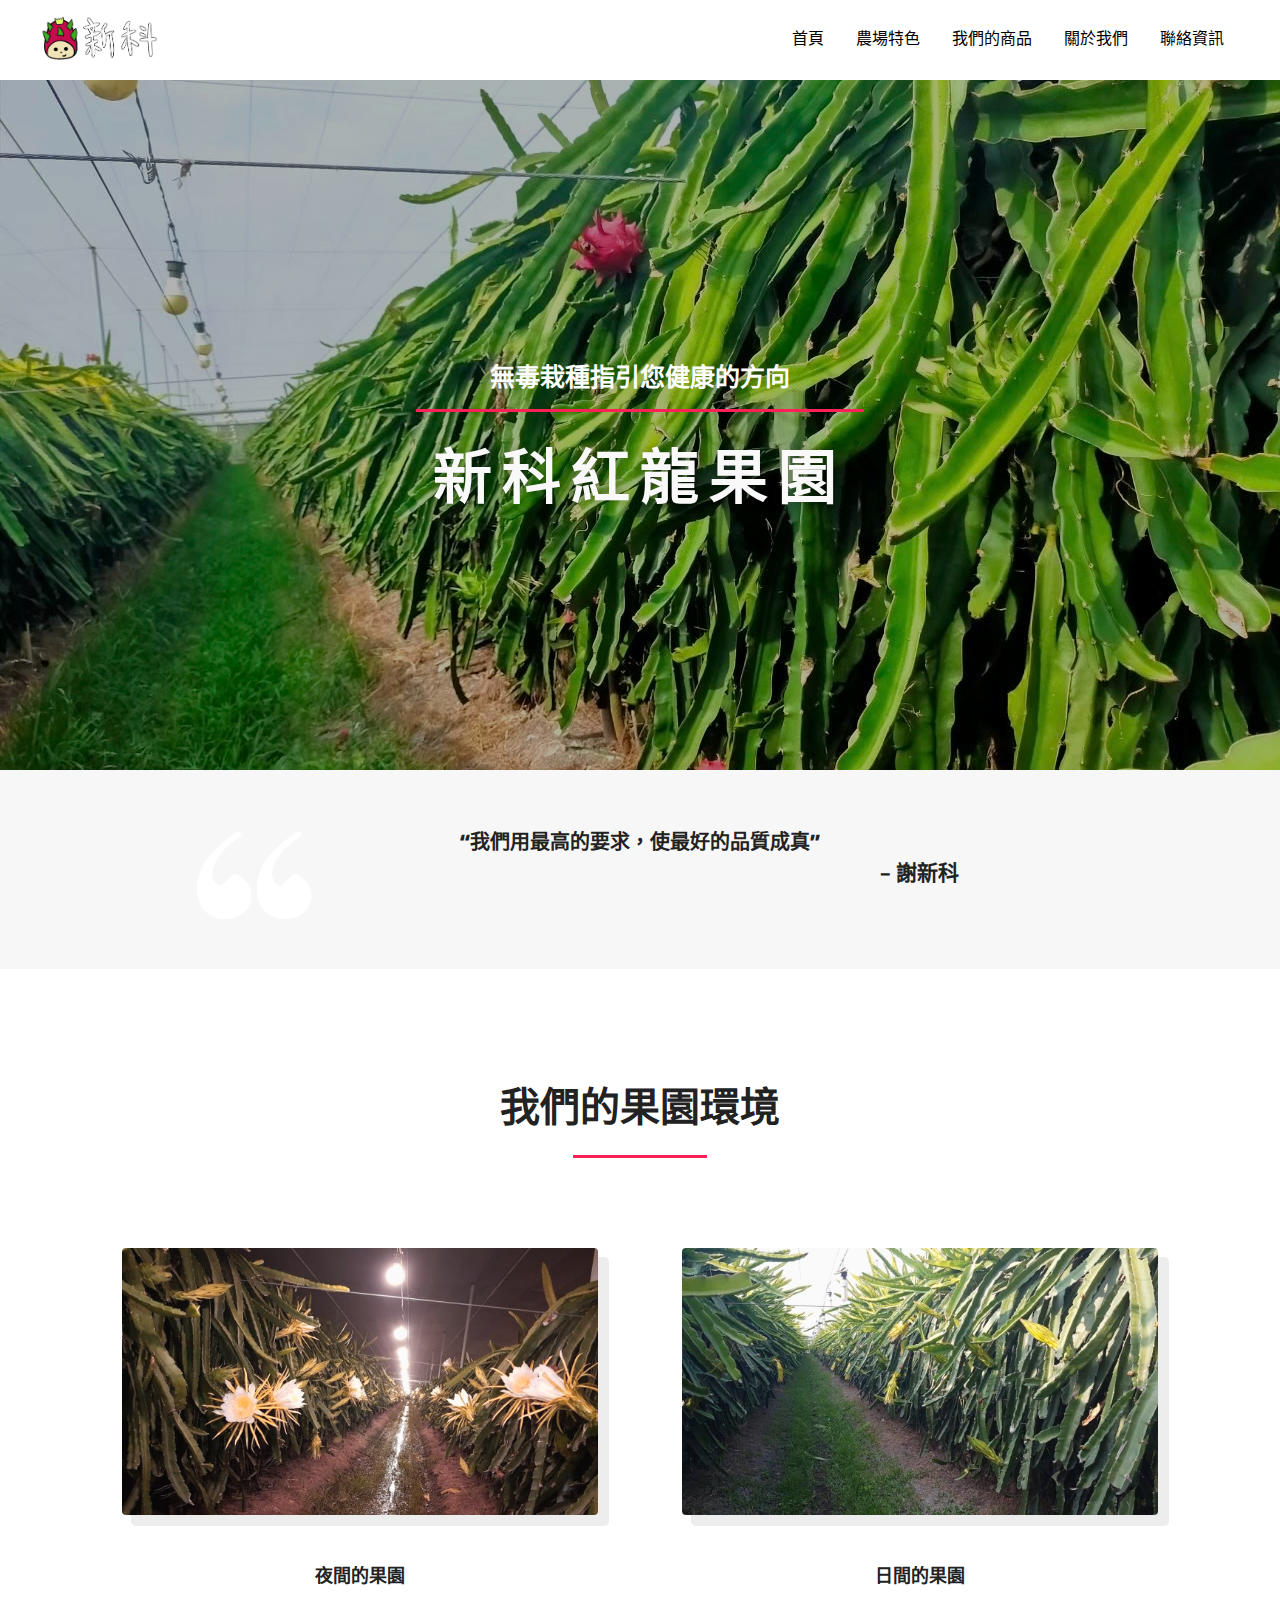
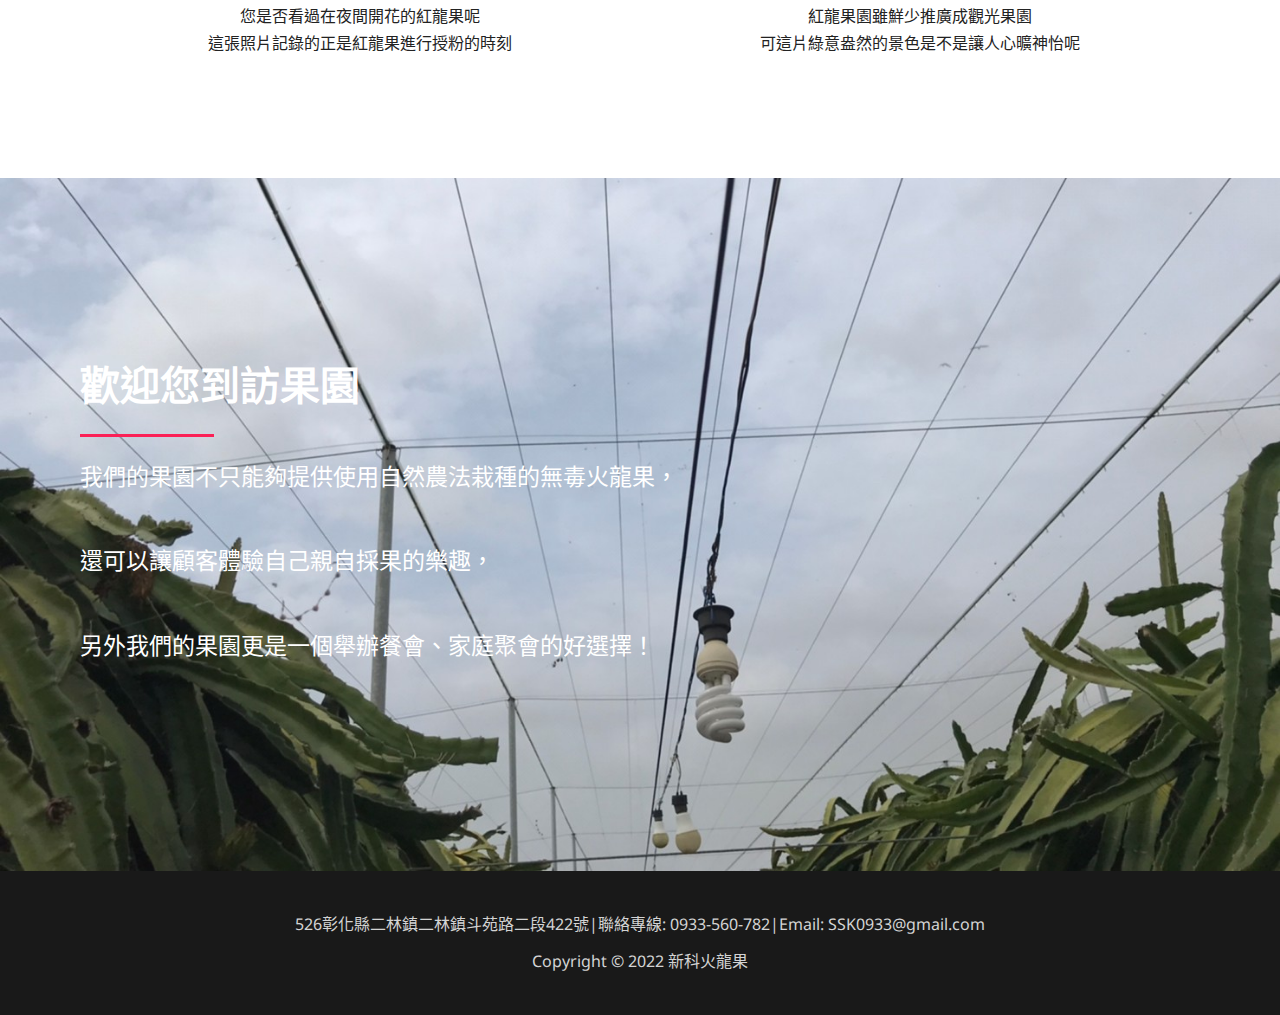
<file: page/index.html>
<!DOCTYPE html>
<html lang="zh-TW">

<head>
    <meta charset="UTF-8">
    <meta name="viewport" content="width=device-width, initial-scale=1">
    <link rel="profile" href="https://gmpg.org/xfn/11">
    <title>新科火龍果</title>
    <meta name='robots' content='max-image-preview:large' />
    <link rel='dns-prefetch' href='//fonts.googleapis.com' />
    <link rel='dns-prefetch' href='//s.w.org' />
    <script>
        window._wpemojiSettings = { "baseUrl": "https:\/\/s.w.org\/images\/core\/emoji\/13.1.0\/72x72\/", "ext": ".png", "svgUrl": "https:\/\/s.w.org\/images\/core\/emoji\/13.1.0\/svg\/", "svgExt": ".svg", "source": { "concatemoji": "http:\/\/localhost\/wp-includes\/js\/wp-emoji-release.min.js?ver=5.9.3" } };
        /*! This file is auto-generated */
        !function (e, a, t) { var n, r, o, i = a.createElement("canvas"), p = i.getContext && i.getContext("2d"); function s(e, t) { var a = String.fromCharCode; p.clearRect(0, 0, i.width, i.height), p.fillText(a.apply(this, e), 0, 0); e = i.toDataURL(); return p.clearRect(0, 0, i.width, i.height), p.fillText(a.apply(this, t), 0, 0), e === i.toDataURL() } function c(e) { var t = a.createElement("script"); t.src = e, t.defer = t.type = "text/javascript", a.getElementsByTagName("head")[0].appendChild(t) } for (o = Array("flag", "emoji"), t.supports = { everything: !0, everythingExceptFlag: !0 }, r = 0; r < o.length; r++)t.supports[o[r]] = function (e) { if (!p || !p.fillText) return !1; switch (p.textBaseline = "top", p.font = "600 32px Arial", e) { case "flag": return s([127987, 65039, 8205, 9895, 65039], [127987, 65039, 8203, 9895, 65039]) ? !1 : !s([55356, 56826, 55356, 56819], [55356, 56826, 8203, 55356, 56819]) && !s([55356, 57332, 56128, 56423, 56128, 56418, 56128, 56421, 56128, 56430, 56128, 56423, 56128, 56447], [55356, 57332, 8203, 56128, 56423, 8203, 56128, 56418, 8203, 56128, 56421, 8203, 56128, 56430, 8203, 56128, 56423, 8203, 56128, 56447]); case "emoji": return !s([10084, 65039, 8205, 55357, 56613], [10084, 65039, 8203, 55357, 56613]) }return !1 }(o[r]), t.supports.everything = t.supports.everything && t.supports[o[r]], "flag" !== o[r] && (t.supports.everythingExceptFlag = t.supports.everythingExceptFlag && t.supports[o[r]]); t.supports.everythingExceptFlag = t.supports.everythingExceptFlag && !t.supports.flag, t.DOMReady = !1, t.readyCallback = function () { t.DOMReady = !0 }, t.supports.everything || (n = function () { t.readyCallback() }, a.addEventListener ? (a.addEventListener("DOMContentLoaded", n, !1), e.addEventListener("load", n, !1)) : (e.attachEvent("onload", n), a.attachEvent("onreadystatechange", function () { "complete" === a.readyState && t.readyCallback() })), (n = t.source || {}).concatemoji ? c(n.concatemoji) : n.wpemoji && n.twemoji && (c(n.twemoji), c(n.wpemoji))) }(window, document, window._wpemojiSettings);
    </script>
    <style>
        img.wp-smiley,
        img.emoji {
            display: inline !important;
            border: none !important;
            box-shadow: none !important;
            height: 1em !important;
            width: 1em !important;
            margin: 0 0.07em !important;
            vertical-align: -0.1em !important;
            background: none !important;
            padding: 0 !important;
        }
    </style>
    <link rel='stylesheet' id='astra-theme-css-css' href='./../css/astra-assets-css-minified-frontend.min.css'
        media='all' />
    <style id='astra-theme-css-inline-css'>
        html {
            font-size: 100%;
        }

        a,
        .page-title {
            color: var(--ast-global-color-0);
        }

        a:hover,
        a:focus {
            color: var(--ast-global-color-1);
        }

        body,
        button,
        input,
        select,
        textarea,
        .ast-button,
        .ast-custom-button {
            font-family: 'Noto Sans', sans-serif;
            font-weight: 400;
            font-size: 16px;
            font-size: 1rem;
            line-height: 1.7;
        }

        blockquote {
            color: var(--ast-global-color-3);
        }

        h1,
        .entry-content h1,
        h2,
        .entry-content h2,
        h3,
        .entry-content h3,
        h4,
        .entry-content h4,
        h5,
        .entry-content h5,
        h6,
        .entry-content h6,
        .site-title,
        .site-title a {
            font-family: 'Montserrat', sans-serif;
            font-weight: 700;
        }

        .site-title {
            font-size: 22px;
            font-size: 1.375rem;
            display: none;
        }

        header .custom-logo-link img {
            max-width: 167px;
        }

        .astra-logo-svg {
            width: 167px;
        }

        .ast-archive-description .ast-archive-title {
            font-size: 40px;
            font-size: 2.5rem;
        }

        .site-header .site-description {
            font-size: 15px;
            font-size: 0.9375rem;
            display: none;
        }

        .entry-title {
            font-size: 30px;
            font-size: 1.875rem;
        }

        h1,
        .entry-content h1 {
            font-size: 64px;
            font-size: 4rem;
            font-family: 'Montserrat', sans-serif;
            text-transform: uppercase;
        }

        h2,
        .entry-content h2 {
            font-size: 40px;
            font-size: 2.5rem;
            font-family: 'Montserrat', sans-serif;
            line-height: 1.4;
            text-transform: uppercase;
        }

        h3,
        .entry-content h3 {
            font-size: 24px;
            font-size: 1.5rem;
            font-family: 'Montserrat', sans-serif;
        }

        h4,
        .entry-content h4 {
            font-size: 20px;
            font-size: 1.25rem;
            font-family: 'Montserrat', sans-serif;
        }

        h5,
        .entry-content h5 {
            font-size: 18px;
            font-size: 1.125rem;
            font-family: 'Montserrat', sans-serif;
        }

        h6,
        .entry-content h6 {
            font-size: 15px;
            font-size: 0.9375rem;
            font-family: 'Montserrat', sans-serif;
        }

        .ast-single-post .entry-title,
        .page-title {
            font-size: 30px;
            font-size: 1.875rem;
        }

        ::selection {
            background-color: var(--ast-global-color-0);
            color: #ffffff;
        }

        body,
        h1,
        .entry-title a,
        .entry-content h1,
        h2,
        .entry-content h2,
        h3,
        .entry-content h3,
        h4,
        .entry-content h4,
        h5,
        .entry-content h5,
        h6,
        .entry-content h6 {
            color: var(--ast-global-color-3);
        }

        .tagcloud a:hover,
        .tagcloud a:focus,
        .tagcloud a.current-item {
            color: #ffffff;
            border-color: var(--ast-global-color-0);
            background-color: var(--ast-global-color-0);
        }

        input:focus,
        input[type="text"]:focus,
        input[type="email"]:focus,
        input[type="url"]:focus,
        input[type="password"]:focus,
        input[type="reset"]:focus,
        input[type="search"]:focus,
        textarea:focus {
            border-color: var(--ast-global-color-0);
        }

        input[type="radio"]:checked,
        input[type=reset],
        input[type="checkbox"]:checked,
        input[type="checkbox"]:hover:checked,
        input[type="checkbox"]:focus:checked,
        input[type=range]::-webkit-slider-thumb {
            border-color: var(--ast-global-color-0);
            background-color: var(--ast-global-color-0);
            box-shadow: none;
        }

        .site-footer a:hover+.post-count,
        .site-footer a:focus+.post-count {
            background: var(--ast-global-color-0);
            border-color: var(--ast-global-color-0);
        }

        .single .nav-links .nav-previous,
        .single .nav-links .nav-next {
            color: var(--ast-global-color-0);
        }

        .entry-meta,
        .entry-meta * {
            line-height: 1.45;
            color: var(--ast-global-color-0);
        }

        .entry-meta a:hover,
        .entry-meta a:hover *,
        .entry-meta a:focus,
        .entry-meta a:focus *,
        .page-links>.page-link,
        .page-links .page-link:hover,
        .post-navigation a:hover {
            color: var(--ast-global-color-1);
        }

        #cat option,
        .secondary .calendar_wrap thead a,
        .secondary .calendar_wrap thead a:visited {
            color: var(--ast-global-color-0);
        }

        .secondary .calendar_wrap #today,
        .ast-progress-val span {
            background: var(--ast-global-color-0);
        }

        .secondary a:hover+.post-count,
        .secondary a:focus+.post-count {
            background: var(--ast-global-color-0);
            border-color: var(--ast-global-color-0);
        }

        .calendar_wrap #today>a {
            color: #ffffff;
        }

        .page-links .page-link,
        .single .post-navigation a {
            color: var(--ast-global-color-0);
        }

        .widget-title {
            font-size: 22px;
            font-size: 1.375rem;
            color: var(--ast-global-color-3);
        }

        .site-logo-img img {
            transition: all 0.2s linear;
        }

        .ast-page-builder-template .hentry {
            margin: 0;
        }

        .ast-page-builder-template .site-content>.ast-container {
            max-width: 100%;
            padding: 0;
        }

        .ast-page-builder-template .site-content #primary {
            padding: 0;
            margin: 0;
        }

        .ast-page-builder-template .no-results {
            text-align: center;
            margin: 4em auto;
        }

        .ast-page-builder-template .ast-pagination {
            padding: 2em;
        }

        .ast-page-builder-template .entry-header.ast-no-title.ast-no-thumbnail {
            margin-top: 0;
        }

        .ast-page-builder-template .entry-header.ast-header-without-markup {
            margin-top: 0;
            margin-bottom: 0;
        }

        .ast-page-builder-template .entry-header.ast-no-title.ast-no-meta {
            margin-bottom: 0;
        }

        .ast-page-builder-template.single .post-navigation {
            padding-bottom: 2em;
        }

        .ast-page-builder-template.single-post .site-content>.ast-container {
            max-width: 100%;
        }

        .ast-page-builder-template.single-post .site-content>.ast-container {
            max-width: 100%;
        }

        .ast-page-builder-template .entry-header {
            margin-top: 4em;
            margin-left: auto;
            margin-right: auto;
            padding-left: 20px;
            padding-right: 20px;
        }

        .ast-page-builder-template .ast-archive-description {
            margin-top: 4em;
            margin-left: auto;
            margin-right: auto;
            padding-left: 20px;
            padding-right: 20px;
        }

        .ast-page-builder-template.ast-no-sidebar .entry-content .alignwide {
            margin-left: 0;
            margin-right: 0;
        }

        .single.ast-page-builder-template .entry-header {
            padding-left: 20px;
            padding-right: 20px;
        }

        .ast-page-builder-template.ast-no-sidebar .entry-content .alignwide {
            margin-left: 0;
            margin-right: 0;
        }

        @media (max-width:921px) {
            #ast-desktop-header {
                display: none;
            }
        }

        @media (min-width:921px) {
            #ast-mobile-header {
                display: none;
            }
        }

        .wp-block-buttons.aligncenter {
            justify-content: center;
        }

        @media (max-width:782px) {
            .entry-content .wp-block-columns .wp-block-column {
                margin-left: 0px;
            }
        }

        @media (max-width:921px) {

            .ast-separate-container .ast-article-post,
            .ast-separate-container .ast-article-single {
                padding: 1.5em 2.14em;
            }

            .ast-separate-container #primary,
            .ast-separate-container #secondary {
                padding: 1.5em 0;
            }

            #primary,
            #secondary {
                padding: 1.5em 0;
                margin: 0;
            }

            .ast-left-sidebar #content>.ast-container {
                display: flex;
                flex-direction: column-reverse;
                width: 100%;
            }

            .ast-author-box img.avatar {
                margin: 20px 0 0 0;
            }
        }

        @media (min-width:922px) {

            .ast-separate-container.ast-right-sidebar #primary,
            .ast-separate-container.ast-left-sidebar #primary {
                border: 0;
            }

            .search-no-results.ast-separate-container #primary {
                margin-bottom: 4em;
            }
        }

        .elementor-button-wrapper .elementor-button {
            border-style: solid;
            text-decoration: none;
            border-top-width: 0;
            border-right-width: 0;
            border-left-width: 0;
            border-bottom-width: 0;
        }

        body .elementor-button.elementor-size-sm,
        body .elementor-button.elementor-size-xs,
        body .elementor-button.elementor-size-md,
        body .elementor-button.elementor-size-lg,
        body .elementor-button.elementor-size-xl,
        body .elementor-button {
            border-radius: 30px;
            padding-top: 17px;
            padding-right: 40px;
            padding-bottom: 17px;
            padding-left: 40px;
        }

        .elementor-button-wrapper .elementor-button {
            border-color: var(--ast-global-color-0);
            background-color: var(--ast-global-color-0);
        }

        .elementor-button-wrapper .elementor-button:hover,
        .elementor-button-wrapper .elementor-button:focus {
            color: #ffffff;
            background-color: var(--ast-global-color-1);
            border-color: var(--ast-global-color-1);
        }

        .wp-block-button .wp-block-button__link,
        .elementor-button-wrapper .elementor-button,
        .elementor-button-wrapper .elementor-button:visited {
            color: #ffffff;
        }

        .elementor-button-wrapper .elementor-button {
            font-family: inherit;
            font-weight: 700;
            line-height: 1;
            text-transform: uppercase;
        }

        body .elementor-button.elementor-size-sm,
        body .elementor-button.elementor-size-xs,
        body .elementor-button.elementor-size-md,
        body .elementor-button.elementor-size-lg,
        body .elementor-button.elementor-size-xl,
        body .elementor-button {
            font-size: 14px;
            font-size: 0.875rem;
        }

        .wp-block-button .wp-block-button__link:hover,
        .wp-block-button .wp-block-button__link:focus {
            color: #ffffff;
            background-color: var(--ast-global-color-1);
            border-color: var(--ast-global-color-1);
        }

        .elementor-widget-heading h2.elementor-heading-title {
            line-height: 1.4;
        }

        .wp-block-button .wp-block-button__link {
            border-style: solid;
            border-top-width: 0;
            border-right-width: 0;
            border-left-width: 0;
            border-bottom-width: 0;
            border-color: var(--ast-global-color-0);
            background-color: var(--ast-global-color-0);
            color: #ffffff;
            font-family: inherit;
            font-weight: 700;
            line-height: 1;
            text-transform: uppercase;
            font-size: 14px;
            font-size: 0.875rem;
            border-radius: 30px;
            padding-top: 17px;
            padding-right: 40px;
            padding-bottom: 17px;
            padding-left: 40px;
        }

        .menu-toggle,
        button,
        .ast-button,
        .ast-custom-button,
        .button,
        input#submit,
        input[type="button"],
        input[type="submit"],
        input[type="reset"] {
            border-style: solid;
            border-top-width: 0;
            border-right-width: 0;
            border-left-width: 0;
            border-bottom-width: 0;
            color: #ffffff;
            border-color: var(--ast-global-color-0);
            background-color: var(--ast-global-color-0);
            border-radius: 30px;
            padding-top: 17px;
            padding-right: 40px;
            padding-bottom: 17px;
            padding-left: 40px;
            font-family: inherit;
            font-weight: 700;
            font-size: 14px;
            font-size: 0.875rem;
            line-height: 1;
            text-transform: uppercase;
        }

        button:focus,
        .menu-toggle:hover,
        button:hover,
        .ast-button:hover,
        .ast-custom-button:hover .button:hover,
        .ast-custom-button:hover,
        input[type=reset]:hover,
        input[type=reset]:focus,
        input#submit:hover,
        input#submit:focus,
        input[type="button"]:hover,
        input[type="button"]:focus,
        input[type="submit"]:hover,
        input[type="submit"]:focus {
            color: #ffffff;
            background-color: var(--ast-global-color-1);
            border-color: var(--ast-global-color-1);
        }

        @media (min-width:544px) {
            .ast-container {
                max-width: 100%;
            }
        }

        @media (max-width:544px) {

            .ast-separate-container .ast-article-post,
            .ast-separate-container .ast-article-single,
            .ast-separate-container .comments-title,
            .ast-separate-container .ast-archive-description {
                padding: 1.5em 1em;
            }

            .ast-separate-container #content .ast-container {
                padding-left: 0.54em;
                padding-right: 0.54em;
            }

            .ast-separate-container .ast-comment-list li.depth-1 {
                padding: 1.5em 1em;
                margin-bottom: 1.5em;
            }

            .ast-separate-container .ast-comment-list .bypostauthor {
                padding: .5em;
            }

            .ast-search-menu-icon.ast-dropdown-active .search-field {
                width: 170px;
            }
        }

        @media (max-width:921px) {
            .ast-mobile-header-stack .main-header-bar .ast-search-menu-icon {
                display: inline-block;
            }

            .ast-header-break-point.ast-header-custom-item-outside .ast-mobile-header-stack .main-header-bar .ast-search-icon {
                margin: 0;
            }

            .ast-comment-avatar-wrap img {
                max-width: 2.5em;
            }

            .ast-separate-container .ast-comment-list li.depth-1 {
                padding: 1.5em 2.14em;
            }

            .ast-separate-container .comment-respond {
                padding: 2em 2.14em;
            }

            .ast-comment-meta {
                padding: 0 1.8888em 1.3333em;
            }
        }

        body,
        .ast-separate-container {
            background-color: var(--ast-global-color-4);
            ;
            background-image: none;
            ;
        }

        @media (max-width:921px) {
            .site-title {
                display: none;
            }

            .ast-archive-description .ast-archive-title {
                font-size: 40px;
            }

            .site-header .site-description {
                display: none;
            }

            .entry-title {
                font-size: 30px;
            }

            h1,
            .entry-content h1 {
                font-size: 44px;
            }

            h2,
            .entry-content h2 {
                font-size: 32px;
            }

            h3,
            .entry-content h3 {
                font-size: 20px;
            }

            .ast-single-post .entry-title,
            .page-title {
                font-size: 30px;
            }
        }

        @media (max-width:544px) {
            .widget-title {
                font-size: 21px;
                font-size: 1.4rem;
            }

            body,
            button,
            input,
            select,
            textarea,
            .ast-button,
            .ast-custom-button {
                font-size: 15px;
                font-size: 0.9375rem;
            }

            #secondary,
            #secondary button,
            #secondary input,
            #secondary select,
            #secondary textarea {
                font-size: 15px;
                font-size: 0.9375rem;
            }

            .site-title {
                font-size: 20px;
                font-size: 1.25rem;
                display: none;
            }

            .ast-archive-description .ast-archive-title {
                font-size: 40px;
            }

            .site-header .site-description {
                font-size: 14px;
                font-size: 0.875rem;
                display: none;
            }

            .entry-title {
                font-size: 30px;
            }

            h1,
            .entry-content h1 {
                font-size: 30px;
            }

            h2,
            .entry-content h2 {
                font-size: 24px;
            }

            h3,
            .entry-content h3 {
                font-size: 20px;
            }

            h4,
            .entry-content h4 {
                font-size: 19px;
                font-size: 1.1875rem;
            }

            h5,
            .entry-content h5 {
                font-size: 16px;
                font-size: 1rem;
            }

            h6,
            .entry-content h6 {
                font-size: 15px;
                font-size: 0.9375rem;
            }

            .ast-single-post .entry-title,
            .page-title {
                font-size: 30px;
            }

            header .custom-logo-link img,
            .ast-header-break-point .site-branding img,
            .ast-header-break-point .custom-logo-link img {
                max-width: 100px;
            }

            .astra-logo-svg {
                width: 100px;
            }

            .ast-header-break-point .site-logo-img .custom-mobile-logo-link img {
                max-width: 100px;
            }
        }

        @media (max-width:921px) {
            html {
                font-size: 91.2%;
            }
        }

        @media (max-width:544px) {
            html {
                font-size: 100%;
            }
        }

        @media (min-width:922px) {
            .ast-container {
                max-width: 1240px;
            }
        }

        @font-face {
            font-family: "Astra";
            src: url(./../fonts/astra.woff) format("woff"), url(./../fonts/astra.ttf) format("truetype"), url(http://localhost/wp-content/themes/astra/assets/fonts/astra.svg#astra) format("svg");
            font-weight: normal;
            font-style: normal;
            font-display: fallback;
        }

        @media (min-width:922px) {

            .main-header-menu .sub-menu .menu-item.ast-left-align-sub-menu:hover>.sub-menu,
            .main-header-menu .sub-menu .menu-item.ast-left-align-sub-menu.focus>.sub-menu {
                margin-left: -0px;
            }
        }

        .ast-theme-transparent-header [data-section="section-header-mobile-trigger"] .ast-button-wrap .ast-mobile-menu-trigger-fill,
        .ast-theme-transparent-header [data-section="section-header-mobile-trigger"] .ast-button-wrap .ast-mobile-menu-trigger-minimal {
            border: none;
        }

        .footer-widget-area[data-section^="section-fb-html-"] .ast-builder-html-element {
            text-align: center;
        }

        .astra-icon-down_arrow::after {
            content: "\e900";
            font-family: Astra;
        }

        .astra-icon-close::after {
            content: "\e5cd";
            font-family: Astra;
        }

        .astra-icon-drag_handle::after {
            content: "\e25d";
            font-family: Astra;
        }

        .astra-icon-format_align_justify::after {
            content: "\e235";
            font-family: Astra;
        }

        .astra-icon-menu::after {
            content: "\e5d2";
            font-family: Astra;
        }

        .astra-icon-reorder::after {
            content: "\e8fe";
            font-family: Astra;
        }

        .astra-icon-search::after {
            content: "\e8b6";
            font-family: Astra;
        }

        .astra-icon-zoom_in::after {
            content: "\e56b";
            font-family: Astra;
        }

        .astra-icon-check-circle::after {
            content: "\e901";
            font-family: Astra;
        }

        .astra-icon-shopping-cart::after {
            content: "\f07a";
            font-family: Astra;
        }

        .astra-icon-shopping-bag::after {
            content: "\f290";
            font-family: Astra;
        }

        .astra-icon-shopping-basket::after {
            content: "\f291";
            font-family: Astra;
        }

        .astra-icon-circle-o::after {
            content: "\e903";
            font-family: Astra;
        }

        .astra-icon-certificate::after {
            content: "\e902";
            font-family: Astra;
        }

        :root .has-ast-global-color-0-color {
            color: var(--ast-global-color-0);
        }

        :root .has-ast-global-color-0-background-color {
            background-color: var(--ast-global-color-0);
        }

        :root .wp-block-button .has-ast-global-color-0-color {
            color: var(--ast-global-color-0);
        }

        :root .wp-block-button .has-ast-global-color-0-background-color {
            background-color: var(--ast-global-color-0);
        }

        :root .has-ast-global-color-1-color {
            color: var(--ast-global-color-1);
        }

        :root .has-ast-global-color-1-background-color {
            background-color: var(--ast-global-color-1);
        }

        :root .wp-block-button .has-ast-global-color-1-color {
            color: var(--ast-global-color-1);
        }

        :root .wp-block-button .has-ast-global-color-1-background-color {
            background-color: var(--ast-global-color-1);
        }

        :root .has-ast-global-color-2-color {
            color: var(--ast-global-color-2);
        }

        :root .has-ast-global-color-2-background-color {
            background-color: var(--ast-global-color-2);
        }

        :root .wp-block-button .has-ast-global-color-2-color {
            color: var(--ast-global-color-2);
        }

        :root .wp-block-button .has-ast-global-color-2-background-color {
            background-color: var(--ast-global-color-2);
        }

        :root .has-ast-global-color-3-color {
            color: var(--ast-global-color-3);
        }

        :root .has-ast-global-color-3-background-color {
            background-color: var(--ast-global-color-3);
        }

        :root .wp-block-button .has-ast-global-color-3-color {
            color: var(--ast-global-color-3);
        }

        :root .wp-block-button .has-ast-global-color-3-background-color {
            background-color: var(--ast-global-color-3);
        }

        :root .has-ast-global-color-4-color {
            color: var(--ast-global-color-4);
        }

        :root .has-ast-global-color-4-background-color {
            background-color: var(--ast-global-color-4);
        }

        :root .wp-block-button .has-ast-global-color-4-color {
            color: var(--ast-global-color-4);
        }

        :root .wp-block-button .has-ast-global-color-4-background-color {
            background-color: var(--ast-global-color-4);
        }

        :root .has-ast-global-color-5-color {
            color: var(--ast-global-color-5);
        }

        :root .has-ast-global-color-5-background-color {
            background-color: var(--ast-global-color-5);
        }

        :root .wp-block-button .has-ast-global-color-5-color {
            color: var(--ast-global-color-5);
        }

        :root .wp-block-button .has-ast-global-color-5-background-color {
            background-color: var(--ast-global-color-5);
        }

        :root .has-ast-global-color-6-color {
            color: var(--ast-global-color-6);
        }

        :root .has-ast-global-color-6-background-color {
            background-color: var(--ast-global-color-6);
        }

        :root .wp-block-button .has-ast-global-color-6-color {
            color: var(--ast-global-color-6);
        }

        :root .wp-block-button .has-ast-global-color-6-background-color {
            background-color: var(--ast-global-color-6);
        }

        :root .has-ast-global-color-7-color {
            color: var(--ast-global-color-7);
        }

        :root .has-ast-global-color-7-background-color {
            background-color: var(--ast-global-color-7);
        }

        :root .wp-block-button .has-ast-global-color-7-color {
            color: var(--ast-global-color-7);
        }

        :root .wp-block-button .has-ast-global-color-7-background-color {
            background-color: var(--ast-global-color-7);
        }

        :root .has-ast-global-color-8-color {
            color: var(--ast-global-color-8);
        }

        :root .has-ast-global-color-8-background-color {
            background-color: var(--ast-global-color-8);
        }

        :root .wp-block-button .has-ast-global-color-8-color {
            color: var(--ast-global-color-8);
        }

        :root .wp-block-button .has-ast-global-color-8-background-color {
            background-color: var(--ast-global-color-8);
        }

        :root {
            --ast-global-color-0: #fb2056;
            --ast-global-color-1: #fb2056;
            --ast-global-color-2: #222222;
            --ast-global-color-3: #222222;
            --ast-global-color-4: #ffffff;
            --ast-global-color-5: #f7f7f7;
            --ast-global-color-6: #191919;
            --ast-global-color-7: #000000;
            --ast-global-color-8: #f7f7f7;
        }

        .ast-theme-transparent-header #masthead .site-logo-img .transparent-custom-logo .astra-logo-svg {
            width: 123px;
        }

        .ast-theme-transparent-header #masthead .site-logo-img .transparent-custom-logo img {
            max-width: 123px;
        }

        @media (max-width:921px) {
            .ast-theme-transparent-header #masthead .site-logo-img .transparent-custom-logo .astra-logo-svg {
                width: 120px;
            }

            .ast-theme-transparent-header #masthead .site-logo-img .transparent-custom-logo img {
                max-width: 120px;
            }
        }

        @media (max-width:543px) {
            .ast-theme-transparent-header #masthead .site-logo-img .transparent-custom-logo .astra-logo-svg {
                width: 100px;
            }

            .ast-theme-transparent-header #masthead .site-logo-img .transparent-custom-logo img {
                max-width: 100px;
            }
        }

        @media (min-width:921px) {
            .ast-theme-transparent-header #masthead {
                position: absolute;
                left: 0;
                right: 0;
            }

            .ast-theme-transparent-header .main-header-bar,
            .ast-theme-transparent-header.ast-header-break-point .main-header-bar {
                background: none;
            }

            body.elementor-editor-active.ast-theme-transparent-header #masthead,
            .fl-builder-edit .ast-theme-transparent-header #masthead,
            body.vc_editor.ast-theme-transparent-header #masthead,
            body.brz-ed.ast-theme-transparent-header #masthead {
                z-index: 0;
            }

            .ast-header-break-point.ast-replace-site-logo-transparent.ast-theme-transparent-header .custom-mobile-logo-link {
                display: none;
            }

            .ast-header-break-point.ast-replace-site-logo-transparent.ast-theme-transparent-header .transparent-custom-logo {
                display: inline-block;
            }

            .ast-theme-transparent-header .ast-above-header,
            .ast-theme-transparent-header .ast-above-header.ast-above-header-bar {
                background-image: none;
                background-color: transparent;
            }

            .ast-theme-transparent-header .ast-below-header {
                background-image: none;
                background-color: transparent;
            }
        }

        @media (min-width:922px) {

            .ast-theme-transparent-header .site-title a,
            .ast-theme-transparent-header .site-title a:focus,
            .ast-theme-transparent-header .site-title a:hover,
            .ast-theme-transparent-header .site-title a:visited {
                color: #ffffff;
            }

            .ast-theme-transparent-header .site-header .site-description {
                color: #ffffff;
            }

            .ast-theme-transparent-header .ast-builder-menu .main-header-menu,
            .ast-theme-transparent-header .ast-builder-menu .main-header-menu .sub-menu,
            .ast-theme-transparent-header .ast-builder-menu .main-header-menu,
            .ast-theme-transparent-header.ast-header-break-point .ast-builder-menu .main-header-bar-wrap .main-header-menu,
            .ast-flyout-menu-enable.ast-header-break-point.ast-theme-transparent-header .main-header-bar-navigation #site-navigation,
            .ast-fullscreen-menu-enable.ast-header-break-point.ast-theme-transparent-header .main-header-bar-navigation #site-navigation,
            .ast-flyout-above-menu-enable.ast-header-break-point.ast-theme-transparent-header .ast-above-header-navigation-wrap .ast-above-header-navigation,
            .ast-flyout-below-menu-enable.ast-header-break-point.ast-theme-transparent-header .ast-below-header-navigation-wrap .ast-below-header-actual-nav,
            .ast-fullscreen-above-menu-enable.ast-header-break-point.ast-theme-transparent-header .ast-above-header-navigation-wrap,
            .ast-fullscreen-below-menu-enable.ast-header-break-point.ast-theme-transparent-header .ast-below-header-navigation-wrap,
            .ast-theme-transparent-header .main-header-menu .menu-link {
                background-color: rgba(255, 255, 255, 0);
            }

            .ast-theme-transparent-header .ast-builder-menu .main-header-menu,
            .ast-theme-transparent-header .ast-builder-menu .main-header-menu .menu-link,
            .ast-theme-transparent-header [CLASS*="ast-builder-menu-"] .main-header-menu .menu-item>.menu-link,
            .ast-theme-transparent-header .ast-masthead-custom-menu-items,
            .ast-theme-transparent-header .ast-masthead-custom-menu-items a,
            .ast-theme-transparent-header .ast-builder-menu .main-header-menu .menu-item>.ast-menu-toggle,
            .ast-theme-transparent-header .ast-builder-menu .main-header-menu .menu-item>.ast-menu-toggle,
            .ast-theme-transparent-header .ast-above-header-navigation a,
            .ast-header-break-point.ast-theme-transparent-header .ast-above-header-navigation a,
            .ast-header-break-point.ast-theme-transparent-header .ast-above-header-navigation>ul.ast-above-header-menu>.menu-item-has-children:not(.current-menu-item)>.ast-menu-toggle,
            .ast-theme-transparent-header .ast-below-header-menu,
            .ast-theme-transparent-header .ast-below-header-menu a,
            .ast-header-break-point.ast-theme-transparent-header .ast-below-header-menu a,
            .ast-header-break-point.ast-theme-transparent-header .ast-below-header-menu,
            .ast-theme-transparent-header .main-header-menu .menu-link {
                color: #ffffff;
            }

            .ast-theme-transparent-header .ast-builder-menu .main-header-menu .menu-item:hover>.menu-link,
            .ast-theme-transparent-header .ast-builder-menu .main-header-menu .menu-item:hover>.ast-menu-toggle,
            .ast-theme-transparent-header .ast-builder-menu .main-header-menu .ast-masthead-custom-menu-items a:hover,
            .ast-theme-transparent-header .ast-builder-menu .main-header-menu .focus>.menu-link,
            .ast-theme-transparent-header .ast-builder-menu .main-header-menu .focus>.ast-menu-toggle,
            .ast-theme-transparent-header .ast-builder-menu .main-header-menu .current-menu-item>.menu-link,
            .ast-theme-transparent-header .ast-builder-menu .main-header-menu .current-menu-ancestor>.menu-link,
            .ast-theme-transparent-header .ast-builder-menu .main-header-menu .current-menu-item>.ast-menu-toggle,
            .ast-theme-transparent-header .ast-builder-menu .main-header-menu .current-menu-ancestor>.ast-menu-toggle,
            .ast-theme-transparent-header [CLASS*="ast-builder-menu-"] .main-header-menu .current-menu-item>.menu-link,
            .ast-theme-transparent-header [CLASS*="ast-builder-menu-"] .main-header-menu .current-menu-ancestor>.menu-link,
            .ast-theme-transparent-header [CLASS*="ast-builder-menu-"] .main-header-menu .current-menu-item>.ast-menu-toggle,
            .ast-theme-transparent-header [CLASS*="ast-builder-menu-"] .main-header-menu .current-menu-ancestor>.ast-menu-toggle,
            .ast-theme-transparent-header .main-header-menu .menu-item:hover>.menu-link,
            .ast-theme-transparent-header .main-header-menu .current-menu-item>.menu-link,
            .ast-theme-transparent-header .main-header-menu .current-menu-ancestor>.menu-link {
                color: var(--ast-global-color-0);
            }
        }

        @media (max-width:921px) {
            .transparent-custom-logo {
                display: none;
            }
        }

        @media (min-width:921px) {
            .ast-transparent-mobile-logo {
                display: none;
            }
        }

        @media (max-width:921px) {
            .ast-transparent-mobile-logo {
                display: block;
            }
        }

        @media (min-width:921px) {
            .ast-theme-transparent-header #ast-desktop-header>[CLASS*="-header-wrap"]:nth-last-child(2)>[CLASS*="-header-bar"] {
                border-bottom-width: 0px;
                border-bottom-style: solid;
                border-bottom-color: #ffffff;
            }
        }

        .ast-breadcrumbs .trail-browse,
        .ast-breadcrumbs .trail-items,
        .ast-breadcrumbs .trail-items li {
            display: inline-block;
            margin: 0;
            padding: 0;
            border: none;
            background: inherit;
            text-indent: 0;
        }

        .ast-breadcrumbs .trail-browse {
            font-size: inherit;
            font-style: inherit;
            font-weight: inherit;
            color: inherit;
        }

        .ast-breadcrumbs .trail-items {
            list-style: none;
        }

        .trail-items li::after {
            padding: 0 0.3em;
            content: "\00bb";
        }

        .trail-items li:last-of-type::after {
            display: none;
        }

        h1,
        .entry-content h1,
        h2,
        .entry-content h2,
        h3,
        .entry-content h3,
        h4,
        .entry-content h4,
        h5,
        .entry-content h5,
        h6,
        .entry-content h6 {
            color: var(--ast-global-color-2);
        }

        @media (max-width:921px) {

            .ast-builder-grid-row-container.ast-builder-grid-row-tablet-3-firstrow .ast-builder-grid-row>*:first-child,
            .ast-builder-grid-row-container.ast-builder-grid-row-tablet-3-lastrow .ast-builder-grid-row>*:last-child {
                grid-column: 1 / -1;
            }
        }

        @media (max-width:544px) {

            .ast-builder-grid-row-container.ast-builder-grid-row-mobile-3-firstrow .ast-builder-grid-row>*:first-child,
            .ast-builder-grid-row-container.ast-builder-grid-row-mobile-3-lastrow .ast-builder-grid-row>*:last-child {
                grid-column: 1 / -1;
            }
        }

        .ast-builder-layout-element[data-section="title_tagline"] {
            display: flex;
        }

        @media (max-width:921px) {
            .ast-header-break-point .ast-builder-layout-element[data-section="title_tagline"] {
                display: flex;
            }
        }

        @media (max-width:544px) {
            .ast-header-break-point .ast-builder-layout-element[data-section="title_tagline"] {
                display: flex;
            }
        }

        .ast-builder-menu-1 {
            font-family: inherit;
            font-weight: inherit;
        }

        .ast-builder-menu-1 .menu-item>.menu-link {
            color: var(--ast-global-color-7);
        }

        .ast-builder-menu-1 .menu-item>.ast-menu-toggle {
            color: var(--ast-global-color-7);
        }

        .ast-builder-menu-1 .menu-item:hover>.menu-link,
        .ast-builder-menu-1 .inline-on-mobile .menu-item:hover>.ast-menu-toggle {
            color: #1c1416;
        }

        .ast-builder-menu-1 .menu-item:hover>.ast-menu-toggle {
            color: #1c1416;
        }

        .ast-builder-menu-1 .menu-item.current-menu-item>.menu-link,
        .ast-builder-menu-1 .inline-on-mobile .menu-item.current-menu-item>.ast-menu-toggle,
        .ast-builder-menu-1 .current-menu-ancestor>.menu-link {
            color: #0e0707;
        }

        .ast-builder-menu-1 .menu-item.current-menu-item>.ast-menu-toggle {
            color: #0e0707;
        }

        .ast-builder-menu-1 .sub-menu,
        .ast-builder-menu-1 .inline-on-mobile .sub-menu {
            border-top-width: 2px;
            border-bottom-width: 0;
            border-right-width: 0;
            border-left-width: 0;
            border-color: #ab6666;
            border-style: solid;
            border-radius: 0;
        }

        .ast-builder-menu-1 .main-header-menu>.menu-item>.sub-menu,
        .ast-builder-menu-1 .main-header-menu>.menu-item>.astra-full-megamenu-wrapper {
            margin-top: 68px;
        }

        .ast-desktop .ast-builder-menu-1 .main-header-menu>.menu-item>.sub-menu:before,
        .ast-desktop .ast-builder-menu-1 .main-header-menu>.menu-item>.astra-full-megamenu-wrapper:before {
            height: calc(68px + 5px);
        }

        .ast-desktop .ast-builder-menu-1 .menu-item .sub-menu .menu-link {
            border-style: none;
        }

        @media (max-width:921px) {
            .ast-builder-menu-1 .main-header-menu .menu-item>.menu-link {
                color: var(--ast-global-color-3);
            }

            .ast-builder-menu-1 .menu-item>.ast-menu-toggle {
                color: var(--ast-global-color-3);
            }

            .ast-builder-menu-1 .menu-item:hover>.menu-link,
            .ast-builder-menu-1 .inline-on-mobile .menu-item:hover>.ast-menu-toggle {
                color: var(--ast-global-color-0);
            }

            .ast-builder-menu-1 .menu-item:hover>.ast-menu-toggle {
                color: var(--ast-global-color-0);
            }

            .ast-builder-menu-1 .menu-item.current-menu-item>.menu-link,
            .ast-builder-menu-1 .inline-on-mobile .menu-item.current-menu-item>.ast-menu-toggle,
            .ast-builder-menu-1 .current-menu-ancestor>.menu-link,
            .ast-builder-menu-1 .current-menu-ancestor>.ast-menu-toggle {
                color: var(--ast-global-color-0);
            }

            .ast-builder-menu-1 .menu-item.current-menu-item>.ast-menu-toggle {
                color: var(--ast-global-color-0);
            }

            .ast-header-break-point .ast-builder-menu-1 .menu-item.menu-item-has-children>.ast-menu-toggle {
                top: 0;
            }

            .ast-builder-menu-1 .menu-item-has-children>.menu-link:after {
                content: unset;
            }
        }

        @media (max-width:544px) {
            .ast-builder-menu-1 .main-header-menu .menu-item>.menu-link {
                color: #404040;
            }

            .ast-builder-menu-1 .menu-item>.ast-menu-toggle {
                color: #404040;
            }

            .ast-builder-menu-1 .menu-item:hover>.menu-link,
            .ast-builder-menu-1 .inline-on-mobile .menu-item:hover>.ast-menu-toggle {
                color: #fb2056;
            }

            .ast-builder-menu-1 .menu-item:hover>.ast-menu-toggle {
                color: #fb2056;
            }

            .ast-builder-menu-1 .menu-item.current-menu-item>.menu-link,
            .ast-builder-menu-1 .inline-on-mobile .menu-item.current-menu-item>.ast-menu-toggle,
            .ast-builder-menu-1 .current-menu-ancestor>.menu-link,
            .ast-builder-menu-1 .current-menu-ancestor>.ast-menu-toggle {
                color: #fb2056;
            }

            .ast-builder-menu-1 .menu-item.current-menu-item>.ast-menu-toggle {
                color: #fb2056;
            }

            .ast-header-break-point .ast-builder-menu-1 .menu-item.menu-item-has-children>.ast-menu-toggle {
                top: 0;
            }
        }

        .ast-builder-menu-1 {
            display: flex;
        }

        @media (max-width:921px) {
            .ast-header-break-point .ast-builder-menu-1 {
                display: flex;
            }
        }

        @media (max-width:544px) {
            .ast-header-break-point .ast-builder-menu-1 {
                display: flex;
            }
        }

        .ast-builder-html-element img.alignnone {
            display: inline-block;
        }

        .ast-builder-html-element p:first-child {
            margin-top: 0;
        }

        .ast-builder-html-element p:last-child {
            margin-bottom: 0;
        }

        .ast-header-break-point .main-header-bar .ast-builder-html-element {
            line-height: 1.85714285714286;
        }

        .footer-widget-area[data-section="section-fb-html-1"] .ast-builder-html-element {
            color: #d3d3d3;
        }

        .footer-widget-area[data-section="section-fb-html-1"] a {
            color: #fb2056;
        }

        @media (max-width:544px) {
            .footer-widget-area[data-section="section-fb-html-1"] .ast-builder-html-element {
                font-size: 16px;
                font-size: 1rem;
            }
        }

        @media (max-width:544px) {
            .footer-widget-area[data-section="section-fb-html-1"] {
                font-size: 16px;
                font-size: 1rem;
            }
        }

        .footer-widget-area[data-section="section-fb-html-1"] {
            display: block;
        }

        @media (max-width:921px) {
            .ast-header-break-point .footer-widget-area[data-section="section-fb-html-1"] {
                display: block;
            }
        }

        @media (max-width:544px) {
            .ast-header-break-point .footer-widget-area[data-section="section-fb-html-1"] {
                display: block;
            }
        }

        .footer-widget-area[data-section="section-fb-html-1"] .ast-builder-html-element {
            text-align: center;
        }

        @media (max-width:921px) {
            .footer-widget-area[data-section="section-fb-html-1"] .ast-builder-html-element {
                text-align: center;
            }
        }

        @media (max-width:544px) {
            .footer-widget-area[data-section="section-fb-html-1"] .ast-builder-html-element {
                text-align: center;
            }
        }

        .ast-footer-copyright {
            text-align: center;
        }

        .ast-footer-copyright {
            color: #d3d3d3;
        }

        @media (max-width:921px) {
            .ast-footer-copyright {
                text-align: center;
            }
        }

        @media (max-width:544px) {
            .ast-footer-copyright {
                text-align: center;
            }

            .ast-footer-copyright {
                margin-top: 30px;
                margin-bottom: 0px;
            }
        }

        @media (max-width:544px) {
            .ast-footer-copyright {
                font-size: 16px;
                font-size: 1rem;
            }
        }

        .ast-footer-copyright.ast-builder-layout-element {
            display: flex;
        }

        @media (max-width:921px) {
            .ast-header-break-point .ast-footer-copyright.ast-builder-layout-element {
                display: flex;
            }
        }

        @media (max-width:544px) {
            .ast-header-break-point .ast-footer-copyright.ast-builder-layout-element {
                display: flex;
            }
        }

        .site-footer {
            background-color: #191919;
            ;
            background-image: none;
            ;
        }

        .site-primary-footer-wrap {
            padding-top: 45px;
            padding-bottom: 45px;
        }

        .site-primary-footer-wrap[data-section="section-primary-footer-builder"] {
            background-color: var(--ast-global-color-6);
            ;
            background-image: none;
            ;
        }

        .site-primary-footer-wrap[data-section="section-primary-footer-builder"] .ast-builder-grid-row {
            max-width: 1200px;
            margin-left: auto;
            margin-right: auto;
        }

        .site-primary-footer-wrap[data-section="section-primary-footer-builder"] .ast-builder-grid-row,
        .site-primary-footer-wrap[data-section="section-primary-footer-builder"] .site-footer-section {
            align-items: center;
        }

        .site-primary-footer-wrap[data-section="section-primary-footer-builder"].ast-footer-row-inline .site-footer-section {
            display: flex;
            margin-bottom: 0;
        }

        .ast-builder-grid-row-full .ast-builder-grid-row {
            grid-template-columns: 1fr;
        }

        @media (max-width:921px) {
            .site-primary-footer-wrap[data-section="section-primary-footer-builder"].ast-footer-row-tablet-inline .site-footer-section {
                display: flex;
                margin-bottom: 0;
            }

            .site-primary-footer-wrap[data-section="section-primary-footer-builder"].ast-footer-row-tablet-stack .site-footer-section {
                display: block;
                margin-bottom: 10px;
            }

            .ast-builder-grid-row-container.ast-builder-grid-row-tablet-full .ast-builder-grid-row {
                grid-template-columns: 1fr;
            }
        }

        @media (max-width:544px) {
            .site-primary-footer-wrap[data-section="section-primary-footer-builder"].ast-footer-row-mobile-inline .site-footer-section {
                display: flex;
                margin-bottom: 0;
            }

            .site-primary-footer-wrap[data-section="section-primary-footer-builder"].ast-footer-row-mobile-stack .site-footer-section {
                display: block;
                margin-bottom: 10px;
            }

            .ast-builder-grid-row-container.ast-builder-grid-row-mobile-full .ast-builder-grid-row {
                grid-template-columns: 1fr;
            }
        }

        .site-primary-footer-wrap[data-section="section-primary-footer-builder"] {
            padding-top: 40px;
            padding-bottom: 40px;
        }

        @media (max-width:921px) {
            .site-primary-footer-wrap[data-section="section-primary-footer-builder"] {
                padding-left: 20px;
                padding-right: 20px;
            }
        }

        @media (max-width:544px) {
            .site-primary-footer-wrap[data-section="section-primary-footer-builder"] {
                padding-top: 40px;
                padding-bottom: 40px;
                padding-left: 20px;
                padding-right: 20px;
            }
        }

        .site-primary-footer-wrap[data-section="section-primary-footer-builder"] {
            display: grid;
        }

        @media (max-width:921px) {
            .ast-header-break-point .site-primary-footer-wrap[data-section="section-primary-footer-builder"] {
                display: grid;
            }
        }

        @media (max-width:544px) {
            .ast-header-break-point .site-primary-footer-wrap[data-section="section-primary-footer-builder"] {
                display: grid;
            }
        }

        .elementor-widget-heading .elementor-heading-title {
            margin: 0;
        }

        .elementor-post.elementor-grid-item.hentry {
            margin-bottom: 0;
        }

        .woocommerce div.product .elementor-element.elementor-products-grid .related.products ul.products li.product,
        .elementor-element .elementor-wc-products .woocommerce[class*='columns-'] ul.products li.product {
            width: auto;
            margin: 0;
            float: none;
        }

        .ast-left-sidebar .elementor-section.elementor-section-stretched,
        .ast-right-sidebar .elementor-section.elementor-section-stretched {
            max-width: 100%;
            left: 0 !important;
        }

        .elementor-template-full-width .ast-container {
            display: block;
        }

        @media (max-width:544px) {
            .elementor-element .elementor-wc-products .woocommerce[class*="columns-"] ul.products li.product {
                width: auto;
                margin: 0;
            }

            .elementor-element .woocommerce .woocommerce-result-count {
                float: none;
            }
        }

        .ast-header-break-point .main-header-bar {
            border-bottom-width: 0;
        }

        @media (min-width:922px) {
            .main-header-bar {
                border-bottom-width: 0;
            }
        }

        .ast-safari-browser-less-than-11 .main-header-menu .menu-item,
        .ast-safari-browser-less-than-11 .main-header-bar .ast-masthead-custom-menu-items {
            display: block;
        }

        .main-header-menu .menu-item,
        #astra-footer-menu .menu-item,
        .main-header-bar .ast-masthead-custom-menu-items {
            -js-display: flex;
            display: flex;
            -webkit-box-pack: center;
            -webkit-justify-content: center;
            -moz-box-pack: center;
            -ms-flex-pack: center;
            justify-content: center;
            -webkit-box-orient: vertical;
            -webkit-box-direction: normal;
            -webkit-flex-direction: column;
            -moz-box-orient: vertical;
            -moz-box-direction: normal;
            -ms-flex-direction: column;
            flex-direction: column;
        }

        .main-header-menu>.menu-item>.menu-link,
        #astra-footer-menu>.menu-item>.menu-link,
        {
        height: 100%;
        -webkit-box-align: center;
        -webkit-align-items: center;
        -moz-box-align: center;
        -ms-flex-align: center;
        align-items: center;
        -js-display: flex;
        display: flex;
        }

        .header-main-layout-1 .ast-flex.main-header-container,
        .header-main-layout-3 .ast-flex.main-header-container {
            -webkit-align-content: center;
            -ms-flex-line-pack: center;
            align-content: center;
            -webkit-box-align: center;
            -webkit-align-items: center;
            -moz-box-align: center;
            -ms-flex-align: center;
            align-items: center;
        }

        .main-header-menu .sub-menu .menu-item.menu-item-has-children>.menu-link:after {
            position: absolute;
            right: 1em;
            top: 50%;
            transform: translate(0, -50%) rotate(270deg);
        }

        .ast-header-break-point .main-header-bar .main-header-bar-navigation .page_item_has_children>.ast-menu-toggle::before,
        .ast-header-break-point .main-header-bar .main-header-bar-navigation .menu-item-has-children>.ast-menu-toggle::before,
        .ast-mobile-popup-drawer .main-header-bar-navigation .menu-item-has-children>.ast-menu-toggle::before,
        .ast-header-break-point .ast-mobile-header-wrap .main-header-bar-navigation .menu-item-has-children>.ast-menu-toggle::before {
            font-weight: bold;
            content: "\e900";
            font-family: Astra;
            text-decoration: inherit;
            display: inline-block;
        }

        .ast-header-break-point .main-navigation ul.sub-menu .menu-item .menu-link:before {
            content: "\e900";
            font-family: Astra;
            font-size: .65em;
            text-decoration: inherit;
            display: inline-block;
            transform: translate(0, -2px) rotateZ(270deg);
            margin-right: 5px;
        }

        .widget_search .search-form:after {
            font-family: Astra;
            font-size: 1.2em;
            font-weight: normal;
            content: "\e8b6";
            position: absolute;
            top: 50%;
            right: 15px;
            transform: translate(0, -50%);
        }

        .astra-search-icon::before {
            content: "\e8b6";
            font-family: Astra;
            font-style: normal;
            font-weight: normal;
            text-decoration: inherit;
            text-align: center;
            -webkit-font-smoothing: antialiased;
            -moz-osx-font-smoothing: grayscale;
        }

        .main-header-bar .main-header-bar-navigation .page_item_has_children>a:after,
        .main-header-bar .main-header-bar-navigation .menu-item-has-children>a:after,
        .site-header-focus-item .main-header-bar-navigation .menu-item-has-children>.menu-link:after {
            content: "\e900";
            display: inline-block;
            font-family: Astra;
            font-size: .6rem;
            font-weight: bold;
            text-rendering: auto;
            -webkit-font-smoothing: antialiased;
            -moz-osx-font-smoothing: grayscale;
            margin-left: 10px;
            line-height: normal;
        }

        .ast-mobile-popup-drawer .main-header-bar-navigation .ast-submenu-expanded>.ast-menu-toggle::before {
            transform: rotateX(180deg);
        }

        .ast-header-break-point .main-header-bar-navigation .menu-item-has-children>.menu-link:after {
            display: none;
        }

        .ast-separate-container .blog-layout-1,
        .ast-separate-container .blog-layout-2,
        .ast-separate-container .blog-layout-3 {
            background-color: transparent;
            background-image: none;
        }

        .ast-separate-container .ast-article-post {
            background-color: #f7f7f7;
            ;
            background-image: none;
            ;
        }

        @media (max-width:921px) {
            .ast-separate-container .ast-article-post {
                background-color: #ffffff;
                ;
                background-image: none;
                ;
            }
        }

        @media (max-width:544px) {
            .ast-separate-container .ast-article-post {
                background-color: #ffffff;
                ;
                background-image: none;
                ;
            }
        }

        .ast-separate-container .ast-article-single:not(.ast-related-post),
        .ast-separate-container .comments-area .comment-respond,
        .ast-separate-container .comments-area .ast-comment-list li,
        .ast-separate-container .ast-woocommerce-container,
        .ast-separate-container .error-404,
        .ast-separate-container .no-results,
        .single.ast-separate-container .ast-author-meta,
        .ast-separate-container .related-posts-title-wrapper,
        .ast-separate-container.ast-two-container #secondary .widget,
        .ast-separate-container .comments-count-wrapper,
        .ast-box-layout.ast-plain-container .site-content,
        .ast-padded-layout.ast-plain-container .site-content,
        .ast-separate-container .comments-area .comments-title {
            background-color: #f7f7f7;
            ;
            background-image: none;
            ;
        }

        @media (max-width:921px) {

            .ast-separate-container .ast-article-single:not(.ast-related-post),
            .ast-separate-container .comments-area .comment-respond,
            .ast-separate-container .comments-area .ast-comment-list li,
            .ast-separate-container .ast-woocommerce-container,
            .ast-separate-container .error-404,
            .ast-separate-container .no-results,
            .single.ast-separate-container .ast-author-meta,
            .ast-separate-container .related-posts-title-wrapper,
            .ast-separate-container.ast-two-container #secondary .widget,
            .ast-separate-container .comments-count-wrapper,
            .ast-box-layout.ast-plain-container .site-content,
            .ast-padded-layout.ast-plain-container .site-content,
            .ast-separate-container .comments-area .comments-title {
                background-color: #ffffff;
                ;
                background-image: none;
                ;
            }
        }

        @media (max-width:544px) {

            .ast-separate-container .ast-article-single:not(.ast-related-post),
            .ast-separate-container .comments-area .comment-respond,
            .ast-separate-container .comments-area .ast-comment-list li,
            .ast-separate-container .ast-woocommerce-container,
            .ast-separate-container .error-404,
            .ast-separate-container .no-results,
            .single.ast-separate-container .ast-author-meta,
            .ast-separate-container .related-posts-title-wrapper,
            .ast-separate-container.ast-two-container #secondary .widget,
            .ast-separate-container .comments-count-wrapper,
            .ast-box-layout.ast-plain-container .site-content,
            .ast-padded-layout.ast-plain-container .site-content,
            .ast-separate-container .comments-area .comments-title {
                background-color: #ffffff;
                ;
                background-image: none;
                ;
            }
        }

        .ast-mobile-header-content>*,
        .ast-desktop-header-content>* {
            padding: 10px 0;
            height: auto;
        }

        .ast-mobile-header-content>*:first-child,
        .ast-desktop-header-content>*:first-child {
            padding-top: 10px;
        }

        .ast-mobile-header-content>.ast-builder-menu,
        .ast-desktop-header-content>.ast-builder-menu {
            padding-top: 0;
        }

        .ast-mobile-header-content>*:last-child,
        .ast-desktop-header-content>*:last-child {
            padding-bottom: 0;
        }

        .ast-mobile-header-content .ast-search-menu-icon.ast-inline-search label,
        .ast-desktop-header-content .ast-search-menu-icon.ast-inline-search label {
            width: 100%;
        }

        .ast-desktop-header-content .main-header-bar-navigation .ast-submenu-expanded>.ast-menu-toggle::before {
            transform: rotateX(180deg);
        }

        #ast-desktop-header .ast-desktop-header-content,
        .ast-mobile-header-content .ast-search-icon,
        .ast-desktop-header-content .ast-search-icon,
        .ast-mobile-header-wrap .ast-mobile-header-content,
        .ast-main-header-nav-open.ast-popup-nav-open .ast-mobile-header-wrap .ast-mobile-header-content,
        .ast-main-header-nav-open.ast-popup-nav-open .ast-desktop-header-content {
            display: none;
        }

        .ast-main-header-nav-open.ast-header-break-point #ast-desktop-header .ast-desktop-header-content,
        .ast-main-header-nav-open.ast-header-break-point .ast-mobile-header-wrap .ast-mobile-header-content {
            display: block;
        }

        .ast-desktop .ast-desktop-header-content .astra-menu-animation-slide-up>.menu-item>.sub-menu,
        .ast-desktop .ast-desktop-header-content .astra-menu-animation-slide-up>.menu-item .menu-item>.sub-menu,
        .ast-desktop .ast-desktop-header-content .astra-menu-animation-slide-down>.menu-item>.sub-menu,
        .ast-desktop .ast-desktop-header-content .astra-menu-animation-slide-down>.menu-item .menu-item>.sub-menu,
        .ast-desktop .ast-desktop-header-content .astra-menu-animation-fade>.menu-item>.sub-menu,
        .ast-desktop .ast-desktop-header-content .astra-menu-animation-fade>.menu-item .menu-item>.sub-menu {
            opacity: 1;
            visibility: visible;
        }

        .ast-hfb-header.ast-default-menu-enable.ast-header-break-point .ast-mobile-header-wrap .ast-mobile-header-content .main-header-bar-navigation {
            width: unset;
            margin: unset;
        }

        .ast-mobile-header-content.content-align-flex-end .main-header-bar-navigation .menu-item-has-children>.ast-menu-toggle,
        .ast-desktop-header-content.content-align-flex-end .main-header-bar-navigation .menu-item-has-children>.ast-menu-toggle {
            left: calc(20px - 0.907em);
        }

        .ast-mobile-header-content .ast-search-menu-icon,
        .ast-mobile-header-content .ast-search-menu-icon.slide-search,
        .ast-desktop-header-content .ast-search-menu-icon,
        .ast-desktop-header-content .ast-search-menu-icon.slide-search {
            width: 100%;
            position: relative;
            display: block;
            right: auto;
            transform: none;
        }

        .ast-mobile-header-content .ast-search-menu-icon.slide-search .search-form,
        .ast-mobile-header-content .ast-search-menu-icon .search-form,
        .ast-desktop-header-content .ast-search-menu-icon.slide-search .search-form,
        .ast-desktop-header-content .ast-search-menu-icon .search-form {
            right: 0;
            visibility: visible;
            opacity: 1;
            position: relative;
            top: auto;
            transform: none;
            padding: 0;
            display: block;
            overflow: hidden;
        }

        .ast-mobile-header-content .ast-search-menu-icon.ast-inline-search .search-field,
        .ast-mobile-header-content .ast-search-menu-icon .search-field,
        .ast-desktop-header-content .ast-search-menu-icon.ast-inline-search .search-field,
        .ast-desktop-header-content .ast-search-menu-icon .search-field {
            width: 100%;
            padding-right: 5.5em;
        }

        .ast-mobile-header-content .ast-search-menu-icon .search-submit,
        .ast-desktop-header-content .ast-search-menu-icon .search-submit {
            display: block;
            position: absolute;
            height: 100%;
            top: 0;
            right: 0;
            padding: 0 1em;
            border-radius: 0;
        }

        .ast-hfb-header.ast-default-menu-enable.ast-header-break-point .ast-mobile-header-wrap .ast-mobile-header-content .main-header-bar-navigation ul .sub-menu .menu-link {
            padding-left: 30px;
        }

        .ast-hfb-header.ast-default-menu-enable.ast-header-break-point .ast-mobile-header-wrap .ast-mobile-header-content .main-header-bar-navigation .sub-menu .menu-item .menu-item .menu-link {
            padding-left: 40px;
        }

        .ast-mobile-popup-drawer.active .ast-mobile-popup-inner {
            background-color: #ffffff;
            ;
        }

        .ast-mobile-header-wrap .ast-mobile-header-content,
        .ast-desktop-header-content {
            background-color: #ffffff;
            ;
        }

        .ast-mobile-popup-content>*,
        .ast-mobile-header-content>*,
        .ast-desktop-popup-content>*,
        .ast-desktop-header-content>* {
            padding-top: 0;
            padding-bottom: 0;
        }

        .content-align-flex-start .ast-builder-layout-element {
            justify-content: flex-start;
        }

        .content-align-flex-start .main-header-menu {
            text-align: left;
        }

        .ast-mobile-popup-drawer.active .menu-toggle-close {
            color: #3a3a3a;
        }

        .ast-mobile-header-wrap .ast-primary-header-bar,
        .ast-primary-header-bar .site-primary-header-wrap {
            min-height: 70px;
        }

        .ast-desktop .ast-primary-header-bar .main-header-menu>.menu-item {
            line-height: 70px;
        }

        @media (max-width:921px) {

            #masthead .ast-mobile-header-wrap .ast-primary-header-bar,
            #masthead .ast-mobile-header-wrap .ast-below-header-bar {
                padding-left: 20px;
                padding-right: 20px;
            }
        }

        .ast-header-break-point .ast-primary-header-bar {
            border-bottom-width: 0;
            border-bottom-color: #eaeaea;
            border-bottom-style: solid;
        }

        @media (min-width:922px) {
            .ast-primary-header-bar {
                border-bottom-width: 0;
                border-bottom-color: #eaeaea;
                border-bottom-style: solid;
            }
        }

        .ast-primary-header-bar {
            background-color: #ffffff;
            ;
            background-image: none;
            ;
        }

        .ast-primary-header-bar {
            display: block;
        }

        @media (max-width:921px) {
            .ast-header-break-point .ast-primary-header-bar {
                display: grid;
            }
        }

        @media (max-width:544px) {
            .ast-header-break-point .ast-primary-header-bar {
                display: grid;
            }
        }

        [data-section="section-header-mobile-trigger"] .ast-button-wrap .ast-mobile-menu-trigger-fill {
            color: #ffffff;
            border: none;
            background: var(--ast-global-color-0);
            border-radius: 2px;
        }

        [data-section="section-header-mobile-trigger"] .ast-button-wrap .mobile-menu-toggle-icon .ast-mobile-svg {
            width: 20px;
            height: 20px;
            fill: #ffffff;
        }

        [data-section="section-header-mobile-trigger"] .ast-button-wrap .mobile-menu-wrap .mobile-menu {
            color: #ffffff;
        }

        :root {
            --e-global-color-astglobalcolor0: #fb2056;
            --e-global-color-astglobalcolor1: #fb2056;
            --e-global-color-astglobalcolor2: #222222;
            --e-global-color-astglobalcolor3: #222222;
            --e-global-color-astglobalcolor4: #ffffff;
            --e-global-color-astglobalcolor5: #f7f7f7;
            --e-global-color-astglobalcolor6: #191919;
            --e-global-color-astglobalcolor7: #000000;
            --e-global-color-astglobalcolor8: #f7f7f7;
        }
    </style>
    <link rel='stylesheet' id='astra-google-fonts-css'
        href='https://fonts.googleapis.com/css?family=Noto+Sans%3A400%2C700%7CMontserrat%3A700%2C&#038;display=fallback&#038;ver=3.7.3'
        media='all' />
    <link rel='stylesheet' id='astra-menu-animation-css'
        href='./../css/astra-assets-css-minified-menu-animation.min.css' media='all' />
    <link rel='stylesheet' id='wp-block-library-css' href='./../css/dist-block-library-style.min.css' media='all' />
    <style id='global-styles-inline-css'>
        body {
            --wp--preset--color--black: #000000;
            --wp--preset--color--cyan-bluish-gray: #abb8c3;
            --wp--preset--color--white: #ffffff;
            --wp--preset--color--pale-pink: #f78da7;
            --wp--preset--color--vivid-red: #cf2e2e;
            --wp--preset--color--luminous-vivid-orange: #ff6900;
            --wp--preset--color--luminous-vivid-amber: #fcb900;
            --wp--preset--color--light-green-cyan: #7bdcb5;
            --wp--preset--color--vivid-green-cyan: #00d084;
            --wp--preset--color--pale-cyan-blue: #8ed1fc;
            --wp--preset--color--vivid-cyan-blue: #0693e3;
            --wp--preset--color--vivid-purple: #9b51e0;
            --wp--preset--color--ast-global-color-0: var(--ast-global-color-0);
            --wp--preset--color--ast-global-color-1: var(--ast-global-color-1);
            --wp--preset--color--ast-global-color-2: var(--ast-global-color-2);
            --wp--preset--color--ast-global-color-3: var(--ast-global-color-3);
            --wp--preset--color--ast-global-color-4: var(--ast-global-color-4);
            --wp--preset--color--ast-global-color-5: var(--ast-global-color-5);
            --wp--preset--color--ast-global-color-6: var(--ast-global-color-6);
            --wp--preset--color--ast-global-color-7: var(--ast-global-color-7);
            --wp--preset--color--ast-global-color-8: var(--ast-global-color-8);
            --wp--preset--gradient--vivid-cyan-blue-to-vivid-purple: linear-gradient(135deg, rgba(6, 147, 227, 1) 0%, rgb(155, 81, 224) 100%);
            --wp--preset--gradient--light-green-cyan-to-vivid-green-cyan: linear-gradient(135deg, rgb(122, 220, 180) 0%, rgb(0, 208, 130) 100%);
            --wp--preset--gradient--luminous-vivid-amber-to-luminous-vivid-orange: linear-gradient(135deg, rgba(252, 185, 0, 1) 0%, rgba(255, 105, 0, 1) 100%);
            --wp--preset--gradient--luminous-vivid-orange-to-vivid-red: linear-gradient(135deg, rgba(255, 105, 0, 1) 0%, rgb(207, 46, 46) 100%);
            --wp--preset--gradient--very-light-gray-to-cyan-bluish-gray: linear-gradient(135deg, rgb(238, 238, 238) 0%, rgb(169, 184, 195) 100%);
            --wp--preset--gradient--cool-to-warm-spectrum: linear-gradient(135deg, rgb(74, 234, 220) 0%, rgb(151, 120, 209) 20%, rgb(207, 42, 186) 40%, rgb(238, 44, 130) 60%, rgb(251, 105, 98) 80%, rgb(254, 248, 76) 100%);
            --wp--preset--gradient--blush-light-purple: linear-gradient(135deg, rgb(255, 206, 236) 0%, rgb(152, 150, 240) 100%);
            --wp--preset--gradient--blush-bordeaux: linear-gradient(135deg, rgb(254, 205, 165) 0%, rgb(254, 45, 45) 50%, rgb(107, 0, 62) 100%);
            --wp--preset--gradient--luminous-dusk: linear-gradient(135deg, rgb(255, 203, 112) 0%, rgb(199, 81, 192) 50%, rgb(65, 88, 208) 100%);
            --wp--preset--gradient--pale-ocean: linear-gradient(135deg, rgb(255, 245, 203) 0%, rgb(182, 227, 212) 50%, rgb(51, 167, 181) 100%);
            --wp--preset--gradient--electric-grass: linear-gradient(135deg, rgb(202, 248, 128) 0%, rgb(113, 206, 126) 100%);
            --wp--preset--gradient--midnight: linear-gradient(135deg, rgb(2, 3, 129) 0%, rgb(40, 116, 252) 100%);
            --wp--preset--duotone--dark-grayscale: url('#wp-duotone-dark-grayscale');
            --wp--preset--duotone--grayscale: url('#wp-duotone-grayscale');
            --wp--preset--duotone--purple-yellow: url('#wp-duotone-purple-yellow');
            --wp--preset--duotone--blue-red: url('#wp-duotone-blue-red');
            --wp--preset--duotone--midnight: url('#wp-duotone-midnight');
            --wp--preset--duotone--magenta-yellow: url('#wp-duotone-magenta-yellow');
            --wp--preset--duotone--purple-green: url('#wp-duotone-purple-green');
            --wp--preset--duotone--blue-orange: url('#wp-duotone-blue-orange');
            --wp--preset--font-size--small: 13px;
            --wp--preset--font-size--medium: 20px;
            --wp--preset--font-size--large: 36px;
            --wp--preset--font-size--x-large: 42px;
        }

        body {
            margin: 0;
        }

        .wp-site-blocks>.alignleft {
            float: left;
            margin-right: 2em;
        }

        .wp-site-blocks>.alignright {
            float: right;
            margin-left: 2em;
        }

        .wp-site-blocks>.aligncenter {
            justify-content: center;
            margin-left: auto;
            margin-right: auto;
        }

        .has-black-color {
            color: var(--wp--preset--color--black) !important;
        }

        .has-cyan-bluish-gray-color {
            color: var(--wp--preset--color--cyan-bluish-gray) !important;
        }

        .has-white-color {
            color: var(--wp--preset--color--white) !important;
        }

        .has-pale-pink-color {
            color: var(--wp--preset--color--pale-pink) !important;
        }

        .has-vivid-red-color {
            color: var(--wp--preset--color--vivid-red) !important;
        }

        .has-luminous-vivid-orange-color {
            color: var(--wp--preset--color--luminous-vivid-orange) !important;
        }

        .has-luminous-vivid-amber-color {
            color: var(--wp--preset--color--luminous-vivid-amber) !important;
        }

        .has-light-green-cyan-color {
            color: var(--wp--preset--color--light-green-cyan) !important;
        }

        .has-vivid-green-cyan-color {
            color: var(--wp--preset--color--vivid-green-cyan) !important;
        }

        .has-pale-cyan-blue-color {
            color: var(--wp--preset--color--pale-cyan-blue) !important;
        }

        .has-vivid-cyan-blue-color {
            color: var(--wp--preset--color--vivid-cyan-blue) !important;
        }

        .has-vivid-purple-color {
            color: var(--wp--preset--color--vivid-purple) !important;
        }

        .has-ast-global-color-0-color {
            color: var(--wp--preset--color--ast-global-color-0) !important;
        }

        .has-ast-global-color-1-color {
            color: var(--wp--preset--color--ast-global-color-1) !important;
        }

        .has-ast-global-color-2-color {
            color: var(--wp--preset--color--ast-global-color-2) !important;
        }

        .has-ast-global-color-3-color {
            color: var(--wp--preset--color--ast-global-color-3) !important;
        }

        .has-ast-global-color-4-color {
            color: var(--wp--preset--color--ast-global-color-4) !important;
        }

        .has-ast-global-color-5-color {
            color: var(--wp--preset--color--ast-global-color-5) !important;
        }

        .has-ast-global-color-6-color {
            color: var(--wp--preset--color--ast-global-color-6) !important;
        }

        .has-ast-global-color-7-color {
            color: var(--wp--preset--color--ast-global-color-7) !important;
        }

        .has-ast-global-color-8-color {
            color: var(--wp--preset--color--ast-global-color-8) !important;
        }

        .has-black-background-color {
            background-color: var(--wp--preset--color--black) !important;
        }

        .has-cyan-bluish-gray-background-color {
            background-color: var(--wp--preset--color--cyan-bluish-gray) !important;
        }

        .has-white-background-color {
            background-color: var(--wp--preset--color--white) !important;
        }

        .has-pale-pink-background-color {
            background-color: var(--wp--preset--color--pale-pink) !important;
        }

        .has-vivid-red-background-color {
            background-color: var(--wp--preset--color--vivid-red) !important;
        }

        .has-luminous-vivid-orange-background-color {
            background-color: var(--wp--preset--color--luminous-vivid-orange) !important;
        }

        .has-luminous-vivid-amber-background-color {
            background-color: var(--wp--preset--color--luminous-vivid-amber) !important;
        }

        .has-light-green-cyan-background-color {
            background-color: var(--wp--preset--color--light-green-cyan) !important;
        }

        .has-vivid-green-cyan-background-color {
            background-color: var(--wp--preset--color--vivid-green-cyan) !important;
        }

        .has-pale-cyan-blue-background-color {
            background-color: var(--wp--preset--color--pale-cyan-blue) !important;
        }

        .has-vivid-cyan-blue-background-color {
            background-color: var(--wp--preset--color--vivid-cyan-blue) !important;
        }

        .has-vivid-purple-background-color {
            background-color: var(--wp--preset--color--vivid-purple) !important;
        }

        .has-ast-global-color-0-background-color {
            background-color: var(--wp--preset--color--ast-global-color-0) !important;
        }

        .has-ast-global-color-1-background-color {
            background-color: var(--wp--preset--color--ast-global-color-1) !important;
        }

        .has-ast-global-color-2-background-color {
            background-color: var(--wp--preset--color--ast-global-color-2) !important;
        }

        .has-ast-global-color-3-background-color {
            background-color: var(--wp--preset--color--ast-global-color-3) !important;
        }

        .has-ast-global-color-4-background-color {
            background-color: var(--wp--preset--color--ast-global-color-4) !important;
        }

        .has-ast-global-color-5-background-color {
            background-color: var(--wp--preset--color--ast-global-color-5) !important;
        }

        .has-ast-global-color-6-background-color {
            background-color: var(--wp--preset--color--ast-global-color-6) !important;
        }

        .has-ast-global-color-7-background-color {
            background-color: var(--wp--preset--color--ast-global-color-7) !important;
        }

        .has-ast-global-color-8-background-color {
            background-color: var(--wp--preset--color--ast-global-color-8) !important;
        }

        .has-black-border-color {
            border-color: var(--wp--preset--color--black) !important;
        }

        .has-cyan-bluish-gray-border-color {
            border-color: var(--wp--preset--color--cyan-bluish-gray) !important;
        }

        .has-white-border-color {
            border-color: var(--wp--preset--color--white) !important;
        }

        .has-pale-pink-border-color {
            border-color: var(--wp--preset--color--pale-pink) !important;
        }

        .has-vivid-red-border-color {
            border-color: var(--wp--preset--color--vivid-red) !important;
        }

        .has-luminous-vivid-orange-border-color {
            border-color: var(--wp--preset--color--luminous-vivid-orange) !important;
        }

        .has-luminous-vivid-amber-border-color {
            border-color: var(--wp--preset--color--luminous-vivid-amber) !important;
        }

        .has-light-green-cyan-border-color {
            border-color: var(--wp--preset--color--light-green-cyan) !important;
        }

        .has-vivid-green-cyan-border-color {
            border-color: var(--wp--preset--color--vivid-green-cyan) !important;
        }

        .has-pale-cyan-blue-border-color {
            border-color: var(--wp--preset--color--pale-cyan-blue) !important;
        }

        .has-vivid-cyan-blue-border-color {
            border-color: var(--wp--preset--color--vivid-cyan-blue) !important;
        }

        .has-vivid-purple-border-color {
            border-color: var(--wp--preset--color--vivid-purple) !important;
        }

        .has-ast-global-color-0-border-color {
            border-color: var(--wp--preset--color--ast-global-color-0) !important;
        }

        .has-ast-global-color-1-border-color {
            border-color: var(--wp--preset--color--ast-global-color-1) !important;
        }

        .has-ast-global-color-2-border-color {
            border-color: var(--wp--preset--color--ast-global-color-2) !important;
        }

        .has-ast-global-color-3-border-color {
            border-color: var(--wp--preset--color--ast-global-color-3) !important;
        }

        .has-ast-global-color-4-border-color {
            border-color: var(--wp--preset--color--ast-global-color-4) !important;
        }

        .has-ast-global-color-5-border-color {
            border-color: var(--wp--preset--color--ast-global-color-5) !important;
        }

        .has-ast-global-color-6-border-color {
            border-color: var(--wp--preset--color--ast-global-color-6) !important;
        }

        .has-ast-global-color-7-border-color {
            border-color: var(--wp--preset--color--ast-global-color-7) !important;
        }

        .has-ast-global-color-8-border-color {
            border-color: var(--wp--preset--color--ast-global-color-8) !important;
        }

        .has-vivid-cyan-blue-to-vivid-purple-gradient-background {
            background: var(--wp--preset--gradient--vivid-cyan-blue-to-vivid-purple) !important;
        }

        .has-light-green-cyan-to-vivid-green-cyan-gradient-background {
            background: var(--wp--preset--gradient--light-green-cyan-to-vivid-green-cyan) !important;
        }

        .has-luminous-vivid-amber-to-luminous-vivid-orange-gradient-background {
            background: var(--wp--preset--gradient--luminous-vivid-amber-to-luminous-vivid-orange) !important;
        }

        .has-luminous-vivid-orange-to-vivid-red-gradient-background {
            background: var(--wp--preset--gradient--luminous-vivid-orange-to-vivid-red) !important;
        }

        .has-very-light-gray-to-cyan-bluish-gray-gradient-background {
            background: var(--wp--preset--gradient--very-light-gray-to-cyan-bluish-gray) !important;
        }

        .has-cool-to-warm-spectrum-gradient-background {
            background: var(--wp--preset--gradient--cool-to-warm-spectrum) !important;
        }

        .has-blush-light-purple-gradient-background {
            background: var(--wp--preset--gradient--blush-light-purple) !important;
        }

        .has-blush-bordeaux-gradient-background {
            background: var(--wp--preset--gradient--blush-bordeaux) !important;
        }

        .has-luminous-dusk-gradient-background {
            background: var(--wp--preset--gradient--luminous-dusk) !important;
        }

        .has-pale-ocean-gradient-background {
            background: var(--wp--preset--gradient--pale-ocean) !important;
        }

        .has-electric-grass-gradient-background {
            background: var(--wp--preset--gradient--electric-grass) !important;
        }

        .has-midnight-gradient-background {
            background: var(--wp--preset--gradient--midnight) !important;
        }

        .has-small-font-size {
            font-size: var(--wp--preset--font-size--small) !important;
        }

        .has-medium-font-size {
            font-size: var(--wp--preset--font-size--medium) !important;
        }

        .has-large-font-size {
            font-size: var(--wp--preset--font-size--large) !important;
        }

        .has-x-large-font-size {
            font-size: var(--wp--preset--font-size--x-large) !important;
        }
    </style>
    <link rel='stylesheet' id='elementor-icons-css'
        href='./../css/elementor-assets-lib-eicons-css-elementor-icons.min.css' media='all' />
    <link rel='stylesheet' id='elementor-frontend-css' href='./../css/elementor-assets-css-frontend-lite.min.css'
        media='all' />
    <link rel='stylesheet' id='elementor-post-442-css' href='./../css/elementor-css-post-442.css' media='all' />
    <link rel='stylesheet' id='font-awesome-5-all-css' href='./../css/elementor-assets-lib-font-awesome-css-all.min.css'
        media='all' />
    <link rel='stylesheet' id='font-awesome-4-shim-css'
        href='./../css/elementor-assets-lib-font-awesome-css-v4-shims.min.css' media='all' />
    <link rel='stylesheet' id='elementor-post-10-css' href='./../css/elementor-css-post-10.css' media='all' />
    <link rel='stylesheet' id='google-fonts-1-css'
        href='https://fonts.googleapis.com/css?family=Roboto%3A100%2C100italic%2C200%2C200italic%2C300%2C300italic%2C400%2C400italic%2C500%2C500italic%2C600%2C600italic%2C700%2C700italic%2C800%2C800italic%2C900%2C900italic%7CRoboto+Slab%3A100%2C100italic%2C200%2C200italic%2C300%2C300italic%2C400%2C400italic%2C500%2C500italic%2C600%2C600italic%2C700%2C700italic%2C800%2C800italic%2C900%2C900italic&#038;display=auto&#038;ver=5.9.3'
        media='all' />
    <script>
        /* <![CDATA[ */
        var rcewpp = {
            "ajax_url": "http:///wp-admin/admin-ajax.php",
            "nonce": "bdcd378a9c",
            "home_url": "http://localhost/",
            "settings_icon": 'http://localhost/wp-content/plugins/export-wp-page-to-static-html/admin/images/settings.png',
            "settings_hover_icon": 'http://localhost/wp-content/plugins/export-wp-page-to-static-html/admin/images/settings_hover.png'
        };
            /* ]]\> */
    </script>
    <!--[if IE]> <script src='http://localhost/wp-content/themes/astra/assets/js/minified/flexibility.min.js?ver=3.7.3' id='astra-flexibility-js'></script> <script id='astra-flexibility-js-after'>
flexibility(document.documentElement);
</script> <![endif]-->
    <script src='./../js/elementor-assets-lib-font-awesome-js-v4-shims.min.js' id='font-awesome-4-shim-js'></script>
    <link rel="https://api.w.org/" href="http://localhost/index.php/wp-json/" />
    <link rel="alternate" type="application/json" href="http://localhost/index.php/wp-json/wp/v2/pages/10" />
    <link rel="EditURI" type="application/rsd+xml" title="RSD" href="http://localhost/xmlrpc.php?rsd" />
    <link rel="wlwmanifest" type="application/wlwmanifest+xml" href="http://localhost/wp-includes/wlwmanifest.xml" />
    <meta name="generator" content="WordPress 5.9.3" />
    <link rel="canonical" href="http://localhost/" />
    <link rel='shortlink' href='http://localhost/' />
    <link rel="alternate" type="application/json+oembed"
        href="http://localhost/index.php/wp-json/oembed/1.0/embed?url=http%3A%2F%2Flocalhost%2F" />
    <link rel="alternate" type="text/xml+oembed"
        href="http://localhost/index.php/wp-json/oembed/1.0/embed?url=http%3A%2F%2Flocalhost%2F&#038;format=xml" />
    <style>
        .recentcomments a {
            display: inline !important;
            padding: 0 !important;
            margin: 0 !important;
        }
    </style>
    <link rel="icon" type="image/x-icon" href="./../images/favicon32x32.ico">
    <style id="wp-custom-css">
        .ast-theme-transparent-header .ast-builder-menu .main-header-menu,
        .ast-theme-transparent-header .ast-builder-menu .main-header-menu .menu-link,
        .ast-theme-transparent-header [CLASS*="ast-builder-menu-"] .main-header-menu .menu-item>.menu-link,
        .ast-theme-transparent-header .ast-masthead-custom-menu-items,
        .ast-theme-transparent-header .ast-masthead-custom-menu-items a,
        .ast-theme-transparent-header .ast-builder-menu .main-header-menu .menu-item>.ast-menu-toggle,
        .ast-theme-transparent-header .ast-builder-menu .main-header-menu .menu-item>.ast-menu-toggle,
        .ast-theme-transparent-header .ast-above-header-navigation a,
        .ast-header-break-point.ast-theme-transparent-header .ast-above-header-navigation a,
        .ast-header-break-point.ast-theme-transparent-header .ast-above-header-navigation>ul.ast-above-header-menu>.menu-item-has-children:not(.current-menu-item)>.ast-menu-toggle,
        .ast-theme-transparent-header .ast-below-header-menu,
        .ast-theme-transparent-header .ast-below-header-menu a,
        .ast-header-break-point.ast-theme-transparent-header .ast-below-header-menu a,
        .ast-header-break-point.ast-theme-transparent-header .ast-below-header-menu,
        .ast-theme-transparent-header .main-header-menu .menu-link {
            color: black;
        }
    </style>
</head>

<body itemtype='https://schema.org/WebPage' itemscope='itemscope'
    class="home page-template-default page page-id-10 wp-custom-logo ast-single-post ast-replace-site-logo-transparent ast-inherit-site-logo-transparent ast-theme-transparent-header ast-hfb-header ast-desktop ast-page-builder-template ast-no-sidebar astra-3.7.3 elementor-default elementor-kit-442 elementor-page elementor-page-10">
    <svg xmlns="http://www.w3.org/2000/svg" viewbox="0 0 0 0" width="0" height="0" focusable="false" role="none"
        style="visibility: hidden; position: absolute; left: -9999px; overflow: hidden;">
        <defs>
            <filter id="wp-duotone-dark-grayscale">
                <fecolormatrix color-interpolation-filters="sRGB" type="matrix"
                    values=" .299 .587 .114 0 0 .299 .587 .114 0 0 .299 .587 .114 0 0 .299 .587 .114 0 0 " />
                <fecomponenttransfer color-interpolation-filters="sRGB">
                    <fefuncr type="table" tablevalues="0 0.49803921568627" />
                    <fefuncg type="table" tablevalues="0 0.49803921568627" />
                    <fefuncb type="table" tablevalues="0 0.49803921568627" />
                    <fefunca type="table" tablevalues="1 1" />
                </fecomponenttransfer>
                <fecomposite in2="SourceGraphic" operator="in" />
            </filter>
        </defs>
    </svg><svg xmlns="http://www.w3.org/2000/svg" viewbox="0 0 0 0" width="0" height="0" focusable="false" role="none"
        style="visibility: hidden; position: absolute; left: -9999px; overflow: hidden;">
        <defs>
            <filter id="wp-duotone-grayscale">
                <fecolormatrix color-interpolation-filters="sRGB" type="matrix"
                    values=" .299 .587 .114 0 0 .299 .587 .114 0 0 .299 .587 .114 0 0 .299 .587 .114 0 0 " />
                <fecomponenttransfer color-interpolation-filters="sRGB">
                    <fefuncr type="table" tablevalues="0 1" />
                    <fefuncg type="table" tablevalues="0 1" />
                    <fefuncb type="table" tablevalues="0 1" />
                    <fefunca type="table" tablevalues="1 1" />
                </fecomponenttransfer>
                <fecomposite in2="SourceGraphic" operator="in" />
            </filter>
        </defs>
    </svg><svg xmlns="http://www.w3.org/2000/svg" viewbox="0 0 0 0" width="0" height="0" focusable="false" role="none"
        style="visibility: hidden; position: absolute; left: -9999px; overflow: hidden;">
        <defs>
            <filter id="wp-duotone-purple-yellow">
                <fecolormatrix color-interpolation-filters="sRGB" type="matrix"
                    values=" .299 .587 .114 0 0 .299 .587 .114 0 0 .299 .587 .114 0 0 .299 .587 .114 0 0 " />
                <fecomponenttransfer color-interpolation-filters="sRGB">
                    <fefuncr type="table" tablevalues="0.54901960784314 0.98823529411765" />
                    <fefuncg type="table" tablevalues="0 1" />
                    <fefuncb type="table" tablevalues="0.71764705882353 0.25490196078431" />
                    <fefunca type="table" tablevalues="1 1" />
                </fecomponenttransfer>
                <fecomposite in2="SourceGraphic" operator="in" />
            </filter>
        </defs>
    </svg><svg xmlns="http://www.w3.org/2000/svg" viewbox="0 0 0 0" width="0" height="0" focusable="false" role="none"
        style="visibility: hidden; position: absolute; left: -9999px; overflow: hidden;">
        <defs>
            <filter id="wp-duotone-blue-red">
                <fecolormatrix color-interpolation-filters="sRGB" type="matrix"
                    values=" .299 .587 .114 0 0 .299 .587 .114 0 0 .299 .587 .114 0 0 .299 .587 .114 0 0 " />
                <fecomponenttransfer color-interpolation-filters="sRGB">
                    <fefuncr type="table" tablevalues="0 1" />
                    <fefuncg type="table" tablevalues="0 0.27843137254902" />
                    <fefuncb type="table" tablevalues="0.5921568627451 0.27843137254902" />
                    <fefunca type="table" tablevalues="1 1" />
                </fecomponenttransfer>
                <fecomposite in2="SourceGraphic" operator="in" />
            </filter>
        </defs>
    </svg><svg xmlns="http://www.w3.org/2000/svg" viewbox="0 0 0 0" width="0" height="0" focusable="false" role="none"
        style="visibility: hidden; position: absolute; left: -9999px; overflow: hidden;">
        <defs>
            <filter id="wp-duotone-midnight">
                <fecolormatrix color-interpolation-filters="sRGB" type="matrix"
                    values=" .299 .587 .114 0 0 .299 .587 .114 0 0 .299 .587 .114 0 0 .299 .587 .114 0 0 " />
                <fecomponenttransfer color-interpolation-filters="sRGB">
                    <fefuncr type="table" tablevalues="0 0" />
                    <fefuncg type="table" tablevalues="0 0.64705882352941" />
                    <fefuncb type="table" tablevalues="0 1" />
                    <fefunca type="table" tablevalues="1 1" />
                </fecomponenttransfer>
                <fecomposite in2="SourceGraphic" operator="in" />
            </filter>
        </defs>
    </svg><svg xmlns="http://www.w3.org/2000/svg" viewbox="0 0 0 0" width="0" height="0" focusable="false" role="none"
        style="visibility: hidden; position: absolute; left: -9999px; overflow: hidden;">
        <defs>
            <filter id="wp-duotone-magenta-yellow">
                <fecolormatrix color-interpolation-filters="sRGB" type="matrix"
                    values=" .299 .587 .114 0 0 .299 .587 .114 0 0 .299 .587 .114 0 0 .299 .587 .114 0 0 " />
                <fecomponenttransfer color-interpolation-filters="sRGB">
                    <fefuncr type="table" tablevalues="0.78039215686275 1" />
                    <fefuncg type="table" tablevalues="0 0.94901960784314" />
                    <fefuncb type="table" tablevalues="0.35294117647059 0.47058823529412" />
                    <fefunca type="table" tablevalues="1 1" />
                </fecomponenttransfer>
                <fecomposite in2="SourceGraphic" operator="in" />
            </filter>
        </defs>
    </svg><svg xmlns="http://www.w3.org/2000/svg" viewbox="0 0 0 0" width="0" height="0" focusable="false" role="none"
        style="visibility: hidden; position: absolute; left: -9999px; overflow: hidden;">
        <defs>
            <filter id="wp-duotone-purple-green">
                <fecolormatrix color-interpolation-filters="sRGB" type="matrix"
                    values=" .299 .587 .114 0 0 .299 .587 .114 0 0 .299 .587 .114 0 0 .299 .587 .114 0 0 " />
                <fecomponenttransfer color-interpolation-filters="sRGB">
                    <fefuncr type="table" tablevalues="0.65098039215686 0.40392156862745" />
                    <fefuncg type="table" tablevalues="0 1" />
                    <fefuncb type="table" tablevalues="0.44705882352941 0.4" />
                    <fefunca type="table" tablevalues="1 1" />
                </fecomponenttransfer>
                <fecomposite in2="SourceGraphic" operator="in" />
            </filter>
        </defs>
    </svg><svg xmlns="http://www.w3.org/2000/svg" viewbox="0 0 0 0" width="0" height="0" focusable="false" role="none"
        style="visibility: hidden; position: absolute; left: -9999px; overflow: hidden;">
        <defs>
            <filter id="wp-duotone-blue-orange">
                <fecolormatrix color-interpolation-filters="sRGB" type="matrix"
                    values=" .299 .587 .114 0 0 .299 .587 .114 0 0 .299 .587 .114 0 0 .299 .587 .114 0 0 " />
                <fecomponenttransfer color-interpolation-filters="sRGB">
                    <fefuncr type="table" tablevalues="0.098039215686275 1" />
                    <fefuncg type="table" tablevalues="0 0.66274509803922" />
                    <fefuncb type="table" tablevalues="0.84705882352941 0.41960784313725" />
                    <fefunca type="table" tablevalues="1 1" />
                </fecomponenttransfer>
                <fecomposite in2="SourceGraphic" operator="in" />
            </filter>
        </defs>
    </svg>
    <div class="hfeed site" id="page"> <a class="skip-link screen-reader-text" href="#content">Skip to content</a>
        <header
            class="site-header header-main-layout-1 ast-primary-menu-enabled ast-builder-menu-toggle-icon ast-mobile-header-inline"
            id="masthead" itemtype="https://schema.org/WPHeader" itemscope="itemscope" itemid="#masthead">
            <div id="ast-desktop-header" data-toggle-type="dropdown">
                <div class="ast-main-header-wrap main-header-bar-wrap">
                    <div class="ast-primary-header-bar ast-primary-header main-header-bar site-header-focus-item"
                        data-section="section-primary-header-builder">
                        <div class="site-primary-header-wrap ast-builder-grid-row-container site-header-focus-item ast-container"
                            data-section="section-primary-header-builder">
                            <div
                                class="ast-builder-grid-row ast-builder-grid-row-has-sides ast-builder-grid-row-no-center">
                                <div
                                    class="site-header-primary-section-left site-header-section ast-flex site-header-section-left">
                                    <div class="ast-builder-layout-element ast-flex site-header-focus-item"
                                        data-section="title_tagline">
                                        <div class="site-branding ast-site-identity"
                                            itemtype="https://schema.org/Organization" itemscope="itemscope"> <span
                                                class="site-logo-img"><a href="./index.html"
                                                    class="custom-logo-link transparent-custom-logo" rel="home"
                                                    itemprop="url"><img width="123" height="44"
                                                        src="./../images/cropped-logo-1-123x44.jpg" class="custom-logo"
                                                        alt="" loading="lazy"
                                                        srcset="./../images/cropped-logo-1.jpg 1x, ./../images/cropped-logo-1.jpg 2x"
                                                        sizes="(max-width: 123px) 100vw, 123px" /></a><a
                                                    href="./index.html"
                                                    class="custom-logo-link ast-transparent-mobile-logo" rel="home"
                                                    itemprop="url"><img width="2360" height="915"
                                                        src="./../images/logo-167x65.jpg" class="custom-logo" alt=""
                                                        loading="lazy"
                                                        srcset="./../images/logo-167x65.jpg 1x, ./../images/cropped-logo-1.jpg 2x"
                                                        sizes="(max-width: 2360px) 100vw, 2360px" /></a></span> </div>
                                        <!-- .site-branding -->
                                    </div>
                                </div>
                                <div
                                    class="site-header-primary-section-right site-header-section ast-flex ast-grid-right-section">
                                    <div class="ast-builder-menu-1 ast-builder-menu ast-flex ast-builder-menu-1-focus-item ast-builder-layout-element site-header-focus-item"
                                        data-section="section-hb-menu-1">
                                        <div class="ast-main-header-bar-alignment">
                                            <div class="main-header-bar-navigation">
                                                <nav class="ast-flex-grow-1 navigation-accessibility site-header-focus-item"
                                                    id="site-navigation" aria-label="Site Navigation"
                                                    itemtype="https://schema.org/SiteNavigationElement"
                                                    itemscope="itemscope">
                                                    <div class="main-navigation ast-inline-flex">
                                                        <ul id="ast-hf-menu-1"
                                                            class="main-header-menu ast-nav-menu ast-flex  submenu-with-border astra-menu-animation-slide-down  stack-on-mobile">
                                                            <li id="menu-item-18"
                                                                class="menu-item menu-item-type-post_type menu-item-object-page menu-item-home current-menu-item page_item page-item-10 current_page_item menu-item-18">
                                                                <a href="./index.html" aria-current="page"
                                                                    class="menu-link">首頁</a>
                                                            </li>
                                                            <li id="menu-item-17"
                                                                class="menu-item menu-item-type-post_type menu-item-object-page menu-item-17">
                                                                <a href="./about.html" class="menu-link">農場特色</a>
                                                            </li>
                                                            <li id="menu-item-16"
                                                                class="menu-item menu-item-type-post_type menu-item-object-page menu-item-16">
                                                                <a href="./service.html" class="menu-link">我們的商品</a>
                                                            </li>
                                                            <li id="menu-item-15"
                                                                class="menu-item menu-item-type-post_type menu-item-object-page menu-item-15">
                                                                <a href="./service.html" class="menu-link">關於我們</a>
                                                            </li>
                                                            <li id="menu-item-150"
                                                                class="menu-item menu-item-type-post_type menu-item-object-page menu-item-150">
                                                                <a href="./contact.html" class="menu-link">聯絡資訊</a>
                                                            </li>
                                                        </ul>
                                                    </div>
                                                </nav>
                                            </div>
                                        </div>
                                    </div>
                                </div>
                            </div>
                        </div>
                    </div>
                </div>
                <div class="ast-desktop-header-content content-align-flex-start"> </div>
            </div> <!-- Main Header Bar Wrap -->
            <div id="ast-mobile-header" class="ast-mobile-header-wrap" data-type="dropdown">
                <div class="ast-main-header-wrap main-header-bar-wrap">
                    <div class="ast-primary-header-bar ast-primary-header main-header-bar site-primary-header-wrap site-header-focus-item ast-builder-grid-row-layout-default ast-builder-grid-row-tablet-layout-default ast-builder-grid-row-mobile-layout-default"
                        data-section="section-transparent-header">
                        <div class="ast-builder-grid-row ast-builder-grid-row-has-sides ast-builder-grid-row-no-center">
                            <div
                                class="site-header-primary-section-left site-header-section ast-flex site-header-section-left">
                                <div class="ast-builder-layout-element ast-flex site-header-focus-item"
                                    data-section="title_tagline">
                                    <div class="site-branding ast-site-identity"
                                        itemtype="https://schema.org/Organization" itemscope="itemscope"> <span
                                            class="site-logo-img"><a href="./index.html"
                                                class="custom-logo-link transparent-custom-logo" rel="home"
                                                itemprop="url"><img width="123" height="44"
                                                    src="./../images/cropped-logo-1-123x44.jpg" class="custom-logo"
                                                    alt="" loading="lazy"
                                                    srcset="./../images/cropped-logo-1.jpg 1x, ./../images/cropped-logo-1.jpg 2x"
                                                    sizes="(max-width: 123px) 100vw, 123px" /></a><a href="./index.html"
                                                class="custom-logo-link ast-transparent-mobile-logo" rel="home"
                                                itemprop="url"><img width="2360" height="915"
                                                    src="./../images/logo-167x65.jpg" class="custom-logo" alt=""
                                                    loading="lazy"
                                                    srcset="./../images/logo-167x65.jpg 1x, ./../images/cropped-logo-1.jpg 2x"
                                                    sizes="(max-width: 2360px) 100vw, 2360px" /></a></span> </div>
                                    <!-- .site-branding -->
                                </div>
                            </div>
                            <div
                                class="site-header-primary-section-right site-header-section ast-flex ast-grid-right-section">
                                <div class="ast-builder-layout-element ast-flex site-header-focus-item"
                                    data-section="section-header-mobile-trigger">
                                    <div class="ast-button-wrap"> <button type="button"
                                            class="menu-toggle main-header-menu-toggle ast-mobile-menu-trigger-fill"
                                            aria-expanded="false"> <span class="screen-reader-text">Main Menu</span>
                                            <span class="mobile-menu-toggle-icon"> <span
                                                    class="ahfb-svg-iconset ast-inline-flex svg-baseline"><svg
                                                        role='img' class='ast-mobile-svg ast-menu-svg'
                                                        fill='currentColor' version='1.1'
                                                        xmlns='http://www.w3.org/2000/svg' width='24' height='24'
                                                        viewbox='0 0 24 24'>
                                                        <path
                                                            d='M3 13h18c0.552 0 1-0.448 1-1s-0.448-1-1-1h-18c-0.552 0-1 0.448-1 1s0.448 1 1 1zM3 7h18c0.552 0 1-0.448 1-1s-0.448-1-1-1h-18c-0.552 0-1 0.448-1 1s0.448 1 1 1zM3 19h18c0.552 0 1-0.448 1-1s-0.448-1-1-1h-18c-0.552 0-1 0.448-1 1s0.448 1 1 1z'>
                                                        </path>
                                                    </svg></span><span
                                                    class="ahfb-svg-iconset ast-inline-flex svg-baseline"><svg
                                                        class='ast-mobile-svg ast-close-svg' fill='currentColor'
                                                        version='1.1' xmlns='http://www.w3.org/2000/svg' width='24'
                                                        height='24' viewbox='0 0 24 24'>
                                                        <path
                                                            d='M5.293 6.707l5.293 5.293-5.293 5.293c-0.391 0.391-0.391 1.024 0 1.414s1.024 0.391 1.414 0l5.293-5.293 5.293 5.293c0.391 0.391 1.024 0.391 1.414 0s0.391-1.024 0-1.414l-5.293-5.293 5.293-5.293c0.391-0.391 0.391-1.024 0-1.414s-1.024-0.391-1.414 0l-5.293 5.293-5.293-5.293c-0.391-0.391-1.024-0.391-1.414 0s-0.391 1.024 0 1.414z'>
                                                        </path>
                                                    </svg></span> </span> </button> </div>
                                </div>
                            </div>
                        </div>
                    </div>
                </div>
                <div class="ast-mobile-header-content content-align-flex-start">
                    <div class="ast-builder-menu-1 ast-builder-menu ast-flex ast-builder-menu-1-focus-item ast-builder-layout-element site-header-focus-item"
                        data-section="section-hb-menu-1">
                        <div class="ast-main-header-bar-alignment">
                            <div class="main-header-bar-navigation">
                                <nav class="ast-flex-grow-1 navigation-accessibility site-header-focus-item"
                                    id="site-navigation" aria-label="Site Navigation"
                                    itemtype="https://schema.org/SiteNavigationElement" itemscope="itemscope">
                                    <div class="main-navigation ast-inline-flex">
                                        <ul id="ast-hf-menu-1"
                                            class="main-header-menu ast-nav-menu ast-flex  submenu-with-border astra-menu-animation-slide-down  stack-on-mobile">
                                            <li
                                                class="menu-item menu-item-type-post_type menu-item-object-page menu-item-home current-menu-item page_item page-item-10 current_page_item menu-item-18">
                                                <a href="./index.html" aria-current="page" class="menu-link">首頁</a>
                                            </li>
                                            <li
                                                class="menu-item menu-item-type-post_type menu-item-object-page menu-item-17">
                                                <a href="./about.html" class="menu-link">農場特色</a>
                                            </li>
                                            <li
                                                class="menu-item menu-item-type-post_type menu-item-object-page menu-item-16">
                                                <a href="./service.html" class="menu-link">我們的商品</a>
                                            </li>
                                            <li
                                                class="menu-item menu-item-type-post_type menu-item-object-page menu-item-15">
                                                <a href="./project.html" class="menu-link">關於我們</a>
                                            </li>
                                            <li
                                                class="menu-item menu-item-type-post_type menu-item-object-page menu-item-150">
                                                <a href="./contact.html" class="menu-link">聯絡資訊</a>
                                            </li>
                                        </ul>
                                    </div>
                                </nav>
                            </div>
                        </div>
                    </div>
                </div>
            </div>
        </header><!-- #masthead -->
        <div id="content" class="site-content">
            <div class="ast-container">
                <div id="primary" class="content-area primary">
                    <main id="main" class="site-main">
                        <article class="post-10 page type-page status-publish ast-article-single" id="post-10"
                            itemtype="https://schema.org/CreativeWork" itemscope="itemscope">
                            <header class="entry-header ast-header-without-markup"> </header><!-- .entry-header -->
                            <div class="entry-content clear" itemprop="text">
                                <div data-elementor-type="wp-page" data-elementor-id="10"
                                    class="elementor elementor-10">
                                    <section
                                        class="elementor-section elementor-top-section elementor-element elementor-element-c50838b elementor-section-boxed elementor-section-height-default elementor-section-height-default"
                                        data-id="c50838b" data-element_type="section"
                                        data-settings="{&quot;background_background&quot;:&quot;classic&quot;}">
                                        <div class="elementor-background-overlay"></div>
                                        <div class="elementor-container elementor-column-gap-default">
                                            <div class="elementor-column elementor-col-100 elementor-top-column elementor-element elementor-element-55b0429"
                                                data-id="55b0429" data-element_type="column">
                                                <div class="elementor-widget-wrap elementor-element-populated">
                                                    <div class="elementor-element elementor-element-3428592 elementor-widget elementor-widget-heading"
                                                        data-id="3428592" data-element_type="widget"
                                                        data-widget_type="heading.default">
                                                        <div class="elementor-widget-container">
                                                            <style>
                                                                /*! elementor - v3.6.5 - 27-04-2022 */
                                                                .elementor-heading-title {
                                                                    padding: 0;
                                                                    margin: 0;
                                                                    line-height: 1
                                                                }

                                                                .elementor-widget-heading .elementor-heading-title[class*=elementor-size-]>a {
                                                                    color: inherit;
                                                                    font-size: inherit;
                                                                    line-height: inherit
                                                                }

                                                                .elementor-widget-heading .elementor-heading-title.elementor-size-small {
                                                                    font-size: 15px
                                                                }

                                                                .elementor-widget-heading .elementor-heading-title.elementor-size-medium {
                                                                    font-size: 19px
                                                                }

                                                                .elementor-widget-heading .elementor-heading-title.elementor-size-large {
                                                                    font-size: 29px
                                                                }

                                                                .elementor-widget-heading .elementor-heading-title.elementor-size-xl {
                                                                    font-size: 39px
                                                                }

                                                                .elementor-widget-heading .elementor-heading-title.elementor-size-xxl {
                                                                    font-size: 59px
                                                                }
                                                            </style>
                                                            <h3 class="elementor-heading-title elementor-size-default">
                                                                無毒栽種指引您健康的方向</h3>
                                                        </div>
                                                    </div>
                                                    <div class="elementor-element elementor-element-92570e2 elementor-widget-divider--view-line elementor-widget elementor-widget-divider"
                                                        data-id="92570e2" data-element_type="widget"
                                                        data-widget_type="divider.default">
                                                        <div class="elementor-widget-container">
                                                            <style>
                                                                /*! elementor - v3.6.5 - 27-04-2022 */
                                                                .elementor-widget-divider {
                                                                    --divider-border-style: none;
                                                                    --divider-border-width: 1px;
                                                                    --divider-color: #2c2c2c;
                                                                    --divider-icon-size: 20px;
                                                                    --divider-element-spacing: 10px;
                                                                    --divider-pattern-height: 24px;
                                                                    --divider-pattern-size: 20px;
                                                                    --divider-pattern-url: none;
                                                                    --divider-pattern-repeat: repeat-x
                                                                }

                                                                .elementor-widget-divider .elementor-divider {
                                                                    display: -webkit-box;
                                                                    display: -ms-flexbox;
                                                                    display: flex
                                                                }

                                                                .elementor-widget-divider .elementor-divider__text {
                                                                    font-size: 15px;
                                                                    line-height: 1;
                                                                    max-width: 95%
                                                                }

                                                                .elementor-widget-divider .elementor-divider__element {
                                                                    margin: 0 var(--divider-element-spacing);
                                                                    -ms-flex-negative: 0;
                                                                    flex-shrink: 0
                                                                }

                                                                .elementor-widget-divider .elementor-icon {
                                                                    font-size: var(--divider-icon-size)
                                                                }

                                                                .elementor-widget-divider .elementor-divider-separator {
                                                                    display: -webkit-box;
                                                                    display: -ms-flexbox;
                                                                    display: flex;
                                                                    margin: 0;
                                                                    direction: ltr
                                                                }

                                                                .elementor-widget-divider--view-line_icon .elementor-divider-separator,
                                                                .elementor-widget-divider--view-line_text .elementor-divider-separator {
                                                                    -webkit-box-align: center;
                                                                    -ms-flex-align: center;
                                                                    align-items: center
                                                                }

                                                                .elementor-widget-divider--view-line_icon .elementor-divider-separator:after,
                                                                .elementor-widget-divider--view-line_icon .elementor-divider-separator:before,
                                                                .elementor-widget-divider--view-line_text .elementor-divider-separator:after,
                                                                .elementor-widget-divider--view-line_text .elementor-divider-separator:before {
                                                                    display: block;
                                                                    content: "";
                                                                    border-bottom: 0;
                                                                    -webkit-box-flex: 1;
                                                                    -ms-flex-positive: 1;
                                                                    flex-grow: 1;
                                                                    border-top: var(--divider-border-width) var(--divider-border-style) var(--divider-color)
                                                                }

                                                                .elementor-widget-divider--element-align-left .elementor-divider .elementor-divider-separator>.elementor-divider__svg:first-of-type {
                                                                    -webkit-box-flex: 0;
                                                                    -ms-flex-positive: 0;
                                                                    flex-grow: 0;
                                                                    -ms-flex-negative: 100;
                                                                    flex-shrink: 100
                                                                }

                                                                .elementor-widget-divider--element-align-left .elementor-divider-separator:before {
                                                                    content: none
                                                                }

                                                                .elementor-widget-divider--element-align-left .elementor-divider__element {
                                                                    margin-left: 0
                                                                }

                                                                .elementor-widget-divider--element-align-right .elementor-divider .elementor-divider-separator>.elementor-divider__svg:last-of-type {
                                                                    -webkit-box-flex: 0;
                                                                    -ms-flex-positive: 0;
                                                                    flex-grow: 0;
                                                                    -ms-flex-negative: 100;
                                                                    flex-shrink: 100
                                                                }

                                                                .elementor-widget-divider--element-align-right .elementor-divider-separator:after {
                                                                    content: none
                                                                }

                                                                .elementor-widget-divider--element-align-right .elementor-divider__element {
                                                                    margin-right: 0
                                                                }

                                                                .elementor-widget-divider:not(.elementor-widget-divider--view-line_text):not(.elementor-widget-divider--view-line_icon) .elementor-divider-separator {
                                                                    border-top: var(--divider-border-width) var(--divider-border-style) var(--divider-color)
                                                                }

                                                                .elementor-widget-divider--separator-type-pattern {
                                                                    --divider-border-style: none
                                                                }

                                                                .elementor-widget-divider--separator-type-pattern.elementor-widget-divider--view-line .elementor-divider-separator,
                                                                .elementor-widget-divider--separator-type-pattern:not(.elementor-widget-divider--view-line) .elementor-divider-separator:after,
                                                                .elementor-widget-divider--separator-type-pattern:not(.elementor-widget-divider--view-line) .elementor-divider-separator:before,
                                                                .elementor-widget-divider--separator-type-pattern:not([class*=elementor-widget-divider--view]) .elementor-divider-separator {
                                                                    width: 100%;
                                                                    min-height: var(--divider-pattern-height);
                                                                    -webkit-mask-size: var(--divider-pattern-size) 100%;
                                                                    mask-size: var(--divider-pattern-size) 100%;
                                                                    -webkit-mask-repeat: var(--divider-pattern-repeat);
                                                                    mask-repeat: var(--divider-pattern-repeat);
                                                                    background-color: var(--divider-color);
                                                                    -webkit-mask-image: var(--divider-pattern-url);
                                                                    mask-image: var(--divider-pattern-url)
                                                                }

                                                                .elementor-widget-divider--no-spacing {
                                                                    --divider-pattern-size: auto
                                                                }

                                                                .elementor-widget-divider--bg-round {
                                                                    --divider-pattern-repeat: round
                                                                }

                                                                .rtl .elementor-widget-divider .elementor-divider__text {
                                                                    direction: rtl
                                                                }
                                                            </style>
                                                            <div class="elementor-divider"> <span
                                                                    class="elementor-divider-separator"> </span> </div>
                                                        </div>
                                                    </div>
                                                    <div class="elementor-element elementor-element-453e782 elementor-widget elementor-widget-heading"
                                                        data-id="453e782" data-element_type="widget"
                                                        data-widget_type="heading.default">
                                                        <div class="elementor-widget-container">
                                                            <h1 class="elementor-heading-title elementor-size-xxl"><b
                                                                    style="">新科紅龍果園</b></h1>
                                                        </div>
                                                    </div>
                                                </div>
                                            </div>
                                        </div>
                                    </section>
                                    <section
                                        class="elementor-section elementor-top-section elementor-element elementor-element-5c31627 elementor-section-boxed elementor-section-height-default elementor-section-height-default"
                                        data-id="5c31627" data-element_type="section"
                                        data-settings="{&quot;background_background&quot;:&quot;classic&quot;}">
                                        <div class="elementor-container elementor-column-gap-narrow">
                                            <div class="elementor-column elementor-col-16 elementor-top-column elementor-element elementor-element-32f335d"
                                                data-id="32f335d" data-element_type="column">
                                                <div class="elementor-widget-wrap elementor-element-populated">
                                                    <div class="elementor-element elementor-element-afcd584 elementor-widget elementor-widget-image"
                                                        data-id="afcd584" data-element_type="widget"
                                                        data-widget_type="image.default">
                                                        <div class="elementor-widget-container">
                                                            <style>
                                                                /*! elementor - v3.6.5 - 27-04-2022 */
                                                                .elementor-widget-image {
                                                                    text-align: center
                                                                }

                                                                .elementor-widget-image a {
                                                                    display: inline-block
                                                                }

                                                                .elementor-widget-image a img[src$=".svg"] {
                                                                    width: 48px
                                                                }

                                                                .elementor-widget-image img {
                                                                    vertical-align: middle;
                                                                    display: inline-block
                                                                }
                                                            </style> <img width="200" height="154"
                                                                src="./../images/quote-1.png"
                                                                class="attachment-large size-large" alt=""
                                                                loading="lazy" />
                                                        </div>
                                                    </div>
                                                </div>
                                            </div>
                                            <div class="elementor-column elementor-col-66 elementor-top-column elementor-element elementor-element-a107e3a"
                                                data-id="a107e3a" data-element_type="column"
                                                data-settings="{&quot;background_background&quot;:&quot;classic&quot;}">
                                                <div class="elementor-widget-wrap elementor-element-populated">
                                                    <div class="elementor-background-overlay"></div>
                                                    <div class="elementor-element elementor-element-26eb166 elementor-widget elementor-widget-text-editor"
                                                        data-id="26eb166" data-element_type="widget"
                                                        data-widget_type="text-editor.default">
                                                        <div class="elementor-widget-container">
                                                            <style>
                                                                /*! elementor - v3.6.5 - 27-04-2022 */
                                                                .elementor-widget-text-editor.elementor-drop-cap-view-stacked .elementor-drop-cap {
                                                                    background-color: #818a91;
                                                                    color: #fff
                                                                }

                                                                .elementor-widget-text-editor.elementor-drop-cap-view-framed .elementor-drop-cap {
                                                                    color: #818a91;
                                                                    border: 3px solid;
                                                                    background-color: transparent
                                                                }

                                                                .elementor-widget-text-editor:not(.elementor-drop-cap-view-default) .elementor-drop-cap {
                                                                    margin-top: 8px
                                                                }

                                                                .elementor-widget-text-editor:not(.elementor-drop-cap-view-default) .elementor-drop-cap-letter {
                                                                    width: 1em;
                                                                    height: 1em
                                                                }

                                                                .elementor-widget-text-editor .elementor-drop-cap {
                                                                    float: left;
                                                                    text-align: center;
                                                                    line-height: 1;
                                                                    font-size: 50px
                                                                }

                                                                .elementor-widget-text-editor .elementor-drop-cap-letter {
                                                                    display: inline-block
                                                                }
                                                            </style>
                                                            <p>&#8220;我們用最高的要求，<span
                                                                    style="font-weight: inherit; background-color: var( --e-global-color-astglobalcolor5 ); color: var(--ast-global-color-3);">使最好的品質成真&#8221;</span>
                                                            </p>
                                                        </div>
                                                    </div>
                                                    <div class="elementor-element elementor-element-95e575c elementor-widget elementor-widget-text-editor"
                                                        data-id="95e575c" data-element_type="widget"
                                                        data-widget_type="text-editor.default">
                                                        <div class="elementor-widget-container">
                                                            <p><strong>&#8211; 謝新科</strong></p>
                                                        </div>
                                                    </div>
                                                </div>
                                            </div>
                                            <div class="elementor-column elementor-col-16 elementor-top-column elementor-element elementor-element-33bc69a"
                                                data-id="33bc69a" data-element_type="column">
                                                <div class="elementor-widget-wrap"> </div>
                                            </div>
                                        </div>
                                    </section>
                                    <section
                                        class="elementor-section elementor-top-section elementor-element elementor-element-01ffef0 elementor-section-boxed elementor-section-height-default elementor-section-height-default"
                                        data-id="01ffef0" data-element_type="section">
                                        <div class="elementor-container elementor-column-gap-default">
                                            <div class="elementor-column elementor-col-100 elementor-top-column elementor-element elementor-element-0aa0836"
                                                data-id="0aa0836" data-element_type="column">
                                                <div class="elementor-widget-wrap elementor-element-populated">
                                                    <div class="elementor-element elementor-element-e5e7443 elementor-widget elementor-widget-heading"
                                                        data-id="e5e7443" data-element_type="widget"
                                                        data-widget_type="heading.default">
                                                        <div class="elementor-widget-container">
                                                            <h2 class="elementor-heading-title elementor-size-default">
                                                                我們的果園環境</h2>
                                                        </div>
                                                    </div>
                                                    <div class="elementor-element elementor-element-151b4b0 elementor-widget-divider--view-line elementor-widget elementor-widget-divider"
                                                        data-id="151b4b0" data-element_type="widget"
                                                        data-widget_type="divider.default">
                                                        <div class="elementor-widget-container">
                                                            <div class="elementor-divider"> <span
                                                                    class="elementor-divider-separator"> </span> </div>
                                                        </div>
                                                    </div>
                                                    <section
                                                        class="elementor-section elementor-inner-section elementor-element elementor-element-5415cda elementor-section-boxed elementor-section-height-default elementor-section-height-default"
                                                        data-id="5415cda" data-element_type="section">
                                                        <div class="elementor-container elementor-column-gap-default">
                                                            <div class="elementor-column elementor-col-50 elementor-inner-column elementor-element elementor-element-2c614c4"
                                                                data-id="2c614c4" data-element_type="column">
                                                                <div
                                                                    class="elementor-widget-wrap elementor-element-populated">
                                                                    <div class="elementor-element elementor-element-7da6c6c elementor-widget elementor-widget-image"
                                                                        data-id="7da6c6c" data-element_type="widget"
                                                                        data-widget_type="image.default">
                                                                        <div class="elementor-widget-container"> <img
                                                                                width="644" height="362"
                                                                                src="./../images/76829-e1633492188102.jpg"
                                                                                class="attachment-full size-full" alt=""
                                                                                loading="lazy" /> </div>
                                                                    </div>
                                                                    <div class="elementor-element elementor-element-ba141ea elementor-position-top elementor-vertical-align-top elementor-widget elementor-widget-image-box"
                                                                        data-id="ba141ea" data-element_type="widget"
                                                                        data-widget_type="image-box.default">
                                                                        <div class="elementor-widget-container">
                                                                            <style>
                                                                                /*! elementor - v3.6.5 - 27-04-2022 */
                                                                                .elementor-widget-image-box .elementor-image-box-content {
                                                                                    width: 100%
                                                                                }

                                                                                @media (min-width:768px) {

                                                                                    .elementor-widget-image-box.elementor-position-left .elementor-image-box-wrapper,
                                                                                    .elementor-widget-image-box.elementor-position-right .elementor-image-box-wrapper {
                                                                                        display: -webkit-box;
                                                                                        display: -ms-flexbox;
                                                                                        display: flex
                                                                                    }

                                                                                    .elementor-widget-image-box.elementor-position-right .elementor-image-box-wrapper {
                                                                                        text-align: right;
                                                                                        -webkit-box-orient: horizontal;
                                                                                        -webkit-box-direction: reverse;
                                                                                        -ms-flex-direction: row-reverse;
                                                                                        flex-direction: row-reverse
                                                                                    }

                                                                                    .elementor-widget-image-box.elementor-position-left .elementor-image-box-wrapper {
                                                                                        text-align: left;
                                                                                        -webkit-box-orient: horizontal;
                                                                                        -webkit-box-direction: normal;
                                                                                        -ms-flex-direction: row;
                                                                                        flex-direction: row
                                                                                    }

                                                                                    .elementor-widget-image-box.elementor-position-top .elementor-image-box-img {
                                                                                        margin: auto
                                                                                    }

                                                                                    .elementor-widget-image-box.elementor-vertical-align-top .elementor-image-box-wrapper {
                                                                                        -webkit-box-align: start;
                                                                                        -ms-flex-align: start;
                                                                                        align-items: flex-start
                                                                                    }

                                                                                    .elementor-widget-image-box.elementor-vertical-align-middle .elementor-image-box-wrapper {
                                                                                        -webkit-box-align: center;
                                                                                        -ms-flex-align: center;
                                                                                        align-items: center
                                                                                    }

                                                                                    .elementor-widget-image-box.elementor-vertical-align-bottom .elementor-image-box-wrapper {
                                                                                        -webkit-box-align: end;
                                                                                        -ms-flex-align: end;
                                                                                        align-items: flex-end
                                                                                    }
                                                                                }

                                                                                @media (max-width:767px) {
                                                                                    .elementor-widget-image-box .elementor-image-box-img {
                                                                                        margin-left: auto !important;
                                                                                        margin-right: auto !important;
                                                                                        margin-bottom: 15px
                                                                                    }
                                                                                }

                                                                                .elementor-widget-image-box .elementor-image-box-img {
                                                                                    display: inline-block
                                                                                }

                                                                                .elementor-widget-image-box .elementor-image-box-title a {
                                                                                    color: inherit
                                                                                }

                                                                                .elementor-widget-image-box .elementor-image-box-wrapper {
                                                                                    text-align: center
                                                                                }

                                                                                .elementor-widget-image-box .elementor-image-box-description {
                                                                                    margin: 0
                                                                                }
                                                                            </style>
                                                                            <div class="elementor-image-box-wrapper">
                                                                                <div
                                                                                    class="elementor-image-box-content">
                                                                                    <h5
                                                                                        class="elementor-image-box-title">
                                                                                        夜間的果園</h5>
                                                                                    <p
                                                                                        class="elementor-image-box-description">
                                                                                        您是否看過在夜間開花的紅龍果呢<br>這張照片記錄的正是紅龍果進行授粉的時刻
                                                                                    </p>
                                                                                </div>
                                                                            </div>
                                                                        </div>
                                                                    </div>
                                                                </div>
                                                            </div>
                                                            <div class="elementor-column elementor-col-50 elementor-inner-column elementor-element elementor-element-1aaf044"
                                                                data-id="1aaf044" data-element_type="column">
                                                                <div
                                                                    class="elementor-widget-wrap elementor-element-populated">
                                                                    <div class="elementor-element elementor-element-0cc4d06 elementor-widget elementor-widget-image"
                                                                        data-id="0cc4d06" data-element_type="widget"
                                                                        data-widget_type="image.default">
                                                                        <div class="elementor-widget-container"> <img
                                                                                width="644" height="362"
                                                                                src="./../images/76846-e1633492246976.jpg"
                                                                                class="attachment-full size-full" alt=""
                                                                                loading="lazy" /> </div>
                                                                    </div>
                                                                    <div class="elementor-element elementor-element-7c7a6b0 elementor-position-top elementor-vertical-align-top elementor-widget elementor-widget-image-box"
                                                                        data-id="7c7a6b0" data-element_type="widget"
                                                                        data-widget_type="image-box.default">
                                                                        <div class="elementor-widget-container">
                                                                            <div class="elementor-image-box-wrapper">
                                                                                <div
                                                                                    class="elementor-image-box-content">
                                                                                    <h5
                                                                                        class="elementor-image-box-title">
                                                                                        日間的果園</h5>
                                                                                    <p
                                                                                        class="elementor-image-box-description">
                                                                                        紅龍果園雖鮮少推廣成觀光果園<br>可這片綠意盎然的景色是不是讓人心曠神怡呢
                                                                                    </p>
                                                                                </div>
                                                                            </div>
                                                                        </div>
                                                                    </div>
                                                                </div>
                                                            </div>
                                                        </div>
                                                    </section>
                                                </div>
                                            </div>
                                        </div>
                                    </section>
                                    <section
                                        class="elementor-section elementor-top-section elementor-element elementor-element-51af88c elementor-section-boxed elementor-section-height-default elementor-section-height-default"
                                        data-id="51af88c" data-element_type="section"
                                        data-settings="{&quot;background_background&quot;:&quot;classic&quot;}">
                                        <div class="elementor-background-overlay"></div>
                                        <div class="elementor-container elementor-column-gap-default">
                                            <div class="elementor-column elementor-col-100 elementor-top-column elementor-element elementor-element-a9a69dd"
                                                data-id="a9a69dd" data-element_type="column">
                                                <div class="elementor-widget-wrap elementor-element-populated">
                                                    <div class="elementor-element elementor-element-903dcf2 elementor-widget elementor-widget-heading"
                                                        data-id="903dcf2" data-element_type="widget"
                                                        data-widget_type="heading.default">
                                                        <div class="elementor-widget-container">
                                                            <h2 class="elementor-heading-title elementor-size-default">
                                                                歡迎您到訪果園</h2>
                                                        </div>
                                                    </div>
                                                    <div class="elementor-element elementor-element-1694eb3 elementor-widget-divider--view-line elementor-widget elementor-widget-divider"
                                                        data-id="1694eb3" data-element_type="widget"
                                                        data-widget_type="divider.default">
                                                        <div class="elementor-widget-container">
                                                            <div class="elementor-divider"> <span
                                                                    class="elementor-divider-separator"> </span> </div>
                                                        </div>
                                                    </div>
                                                    <div class="elementor-element elementor-element-5dc86e5 elementor-widget elementor-widget-text-editor"
                                                        data-id="5dc86e5" data-element_type="widget"
                                                        data-widget_type="text-editor.default">
                                                        <div class="elementor-widget-container">
                                                            <p><span
                                                                    style="color: #ffffff; font-family: 'Roboto Slab', sans-serif; font-size: 23px; text-align: justify;">我們的果園不只能夠提供使用自然農法栽種的無毒火龍果，</span>
                                                            </p>
                                                        </div>
                                                    </div>
                                                    <div class="elementor-element elementor-element-18ecbeb elementor-widget elementor-widget-text-editor"
                                                        data-id="18ecbeb" data-element_type="widget"
                                                        data-widget_type="text-editor.default">
                                                        <div class="elementor-widget-container">
                                                            <p><span
                                                                    style="color: #ffffff; font-family: 'Roboto Slab', sans-serif; font-size: 23px; text-align: justify;">還<span
                                                                        style="font-style: inherit;">可以讓顧客體驗自己親自採果的樂趣，</span></span>
                                                            </p>
                                                        </div>
                                                    </div>
                                                    <div class="elementor-element elementor-element-4c7e0ad elementor-widget elementor-widget-text-editor"
                                                        data-id="4c7e0ad" data-element_type="widget"
                                                        data-widget_type="text-editor.default">
                                                        <div class="elementor-widget-container">
                                                            <p><span
                                                                    style="color: #ffffff; font-family: 'Roboto Slab', sans-serif; font-size: 23px; text-align: justify;">另外我們的果園更是一個舉辦餐會、家庭聚會的好選擇！</span>
                                                            </p>
                                                        </div>
                                                    </div>
                                                </div>
                                            </div>
                                        </div>
                                    </section>
                                </div>
                            </div><!-- .entry-content .clear -->
                        </article><!-- #post-## -->
                    </main><!-- #main -->
                </div><!-- #primary -->
            </div> <!-- ast-container -->
        </div><!-- #content -->
        <footer class="site-footer" id="colophon" itemtype="https://schema.org/WPFooter" itemscope="itemscope"
            itemid="#colophon">
            <div class="site-primary-footer-wrap ast-builder-grid-row-container site-footer-focus-item ast-builder-grid-row-full ast-builder-grid-row-tablet-full ast-builder-grid-row-mobile-full ast-footer-row-stack ast-footer-row-tablet-stack ast-footer-row-mobile-stack"
                data-section="section-primary-footer-builder">
                <div class="ast-builder-grid-row-container-inner">
                    <div class="ast-builder-footer-grid-columns site-primary-footer-inner-wrap ast-builder-grid-row">
                        <div class="site-footer-primary-section-1 site-footer-section site-footer-section-1">
                            <div class="footer-widget-area widget-area site-footer-focus-item ast-footer-html-1"
                                data-section="section-fb-html-1">
                                <div class="ast-header-html inner-link-style-">
                                    <div class="ast-builder-html-element">
                                        <p>526彰化縣二林鎮二林鎮斗苑路二段422號|聯絡專線: 0933-560-782|Email: SSK0933@gmail.com</p>
                                    </div>
                                </div>
                            </div>
                            <div class="ast-builder-layout-element ast-flex site-footer-focus-item ast-footer-copyright"
                                data-section="section-footer-builder">
                                <div class="ast-footer-copyright">
                                    <p>Copyright © 2022 新科火龍果</p>
                                </div>
                            </div>
                        </div>
                    </div>
                </div>
            </div>
        </footer><!-- #colophon -->
    </div><!-- #page -->
    <script id='astra-theme-js-js-extra'>
        var astra = { "break_point": "921", "isRtl": "" };
    </script>
    <script src='./../js/astra-assets-js-minified-frontend.min.js' id='astra-theme-js-js'></script>
    <script src='./../js/elementor-assets-js-webpack.runtime.min.js' id='elementor-webpack-runtime-js'></script>
    <script src='./../js/jquery-jquery.min.js' id='jquery-core-js'></script>
    <script src='./../js/jquery-jquery-migrate.min.js' id='jquery-migrate-js'></script>
    <script src='./../js/elementor-assets-js-frontend-modules.min.js' id='elementor-frontend-modules-js'></script>
    <script src='./../js/elementor-assets-lib-waypoints-waypoints.min.js' id='elementor-waypoints-js'></script>
    <script src='./../js/jquery-ui-core.min.js' id='jquery-ui-core-js'></script>
    <script id='elementor-frontend-js-before'>
        var elementorFrontendConfig = { "environmentMode": { "edit": false, "wpPreview": false, "isScriptDebug": false }, "i18n": { "shareOnFacebook": "\u5206\u4eab\u5230 Facebook", "shareOnTwitter": "\u5206\u4eab\u5230 Twitter", "pinIt": "\u91d8\u4e0a", "download": "Download", "downloadImage": "\u4e0b\u8f09\u5716\u7247", "fullscreen": "\u5168\u87a2\u5e55", "zoom": "\u653e\u5927", "share": "\u5206\u4eab", "playVideo": "\u64ad\u653e\u5f71\u97f3", "previous": "\u4e0a\u4e00\u5f35", "next": "\u4e0b\u4e00\u5f35", "close": "\u95dc\u9589" }, "is_rtl": false, "breakpoints": { "xs": 0, "sm": 480, "md": 768, "lg": 1025, "xl": 1440, "xxl": 1600 }, "responsive": { "breakpoints": { "mobile": { "label": "\u624b\u6a5f", "value": 767, "default_value": 767, "direction": "max", "is_enabled": true }, "mobile_extra": { "label": "Mobile Extra", "value": 880, "default_value": 880, "direction": "max", "is_enabled": false }, "tablet": { "label": "\u5e73\u677f", "value": 1024, "default_value": 1024, "direction": "max", "is_enabled": true }, "tablet_extra": { "label": "Tablet Extra", "value": 1200, "default_value": 1200, "direction": "max", "is_enabled": false }, "laptop": { "label": "Laptop", "value": 1366, "default_value": 1366, "direction": "max", "is_enabled": false }, "widescreen": { "label": "Widescreen", "value": 2400, "default_value": 2400, "direction": "min", "is_enabled": false } } }, "version": "3.6.5", "is_static": false, "experimentalFeatures": { "e_dom_optimization": true, "e_optimized_assets_loading": true, "e_optimized_css_loading": true, "a11y_improvements": true, "e_import_export": true, "additional_custom_breakpoints": true, "e_hidden_wordpress_widgets": true, "landing-pages": true, "elements-color-picker": true, "favorite-widgets": true, "admin-top-bar": true }, "urls": { "assets": "http:\/\/localhost\/wp-content\/plugins\/elementor\/assets\/" }, "settings": { "page": [], "editorPreferences": [] }, "kit": { "active_breakpoints": ["viewport_mobile", "viewport_tablet"], "global_image_lightbox": "yes", "lightbox_enable_counter": "yes", "lightbox_enable_fullscreen": "yes", "lightbox_enable_zoom": "yes", "lightbox_enable_share": "yes", "lightbox_title_src": "title", "lightbox_description_src": "description" }, "post": { "id": 10, "title": "%E6%96%B0%E7%A7%91%E7%81%AB%E9%BE%8D%E6%9E%9C", "excerpt": "", "featuredImage": false } };
    </script>
    <script src='./../js/elementor-assets-js-frontend.min.js' id='elementor-frontend-js'></script>
    <script src='./../js/bg4-underscore.min.js' id='underscore-js'></script>
    <script id='wp-util-js-extra'>
        var _wpUtilSettings = { "ajax": { "url": "\/wp-admin\/admin-ajax.php" } };
    </script>
    <script src='./../js/ofo-wp-util.min.js' id='wp-util-js'></script>
    <script id='wpforms-elementor-js-extra'>
        var wpformsElementorVars = { "captcha_provider": "recaptcha", "recaptcha_type": "v2" };
    </script>
    <script src='./../js/wpforms-lite-assets-js-integrations-elementor-frontend.min.js'
        id='wpforms-elementor-js'></script>
    <script>
        /(trident|msie)/i.test(navigator.userAgent) && document.getElementById && window.addEventListener && window.addEventListener("hashchange", function () { var t, e = location.hash.substring(1); /^[A-z0-9_-]+$/.test(e) && (t = document.getElementById(e)) && (/^(?:a|select|input|button|textarea)$/i.test(t.tagName) || (t.tabIndex = -1), t.focus()) }, !1);
    </script>
</body>

</html>
</file>
<file: css/elementor-css-post-442.css>
.elementor-kit-442{--e-global-color-primary:#6EC1E4;--e-global-color-secondary:#54595F;--e-global-color-text:#7A7A7A;--e-global-color-accent:#61CE70;--e-global-color-1cfb29ea:#4054B2;--e-global-color-72950f23:#23A455;--e-global-color-5006927c:#000;--e-global-color-f34b320:#FFF;--e-global-typography-primary-font-family:"Roboto";--e-global-typography-primary-font-weight:600;--e-global-typography-secondary-font-family:"Roboto Slab";--e-global-typography-secondary-font-weight:400;--e-global-typography-text-font-family:"Roboto";--e-global-typography-text-font-weight:400;--e-global-typography-accent-font-family:"Roboto";--e-global-typography-accent-font-weight:500;}.elementor-section.elementor-section-boxed > .elementor-container{max-width:1140px;}.e-container{--container-max-width:1140px;}.elementor-widget:not(:last-child){margin-bottom:20px;}.elementor-element{--widgets-spacing:20px;}{}h1.entry-title{display:var(--page-title-display);}@media(max-width:1024px){.elementor-section.elementor-section-boxed > .elementor-container{max-width:1024px;}.e-container{--container-max-width:1024px;}}@media(max-width:767px){.elementor-section.elementor-section-boxed > .elementor-container{max-width:767px;}.e-container{--container-max-width:767px;}}
/*This file was exported by "Export WP Page to Static HTML" plugin which created by ReCorp (https://myrecorp.com) */
</file>
<file: css/elementor-css-post-10.css>
.elementor-10 .elementor-element.elementor-element-c50838b:not(.elementor-motion-effects-element-type-background), .elementor-10 .elementor-element.elementor-element-c50838b > .elementor-motion-effects-container > .elementor-motion-effects-layer{background-color:#6EC1E4;background-image:url("../images/2C240682-A3DA-4EC3-BF42-2ACF12541430.jpg");background-position:center center;background-size:cover;}.elementor-10 .elementor-element.elementor-element-c50838b > .elementor-background-overlay{background-color:#000000;opacity:0.3;transition:background 0.3s, border-radius 0.3s, opacity 0.3s;}.elementor-10 .elementor-element.elementor-element-c50838b{transition:background 0.3s, border 0.3s, border-radius 0.3s, box-shadow 0.3s;margin-top:80px;margin-bottom:0px;padding:270px 0px 240px 0px;}.elementor-10 .elementor-element.elementor-element-3428592{text-align:center;}.elementor-10 .elementor-element.elementor-element-3428592 .elementor-heading-title{color:#ffffff;font-family:"Arial", Sans-serif;font-size:25px;}.elementor-10 .elementor-element.elementor-element-92570e2{--divider-border-style:solid;--divider-color:#FB2056;--divider-border-width:3px;}.elementor-10 .elementor-element.elementor-element-92570e2 .elementor-divider-separator{width:40%;margin:0 auto;margin-center:0;}.elementor-10 .elementor-element.elementor-element-92570e2 .elementor-divider{text-align:center;padding-top:0px;padding-bottom:0px;}.elementor-10 .elementor-element.elementor-element-92570e2 > .elementor-widget-container{margin:-6px 0px 0px 0px;}.elementor-10 .elementor-element.elementor-element-453e782{text-align:center;}.elementor-10 .elementor-element.elementor-element-453e782 .elementor-heading-title{color:#F9F9F9;font-style:normal;line-height:85px;letter-spacing:10px;text-shadow:0px 0px 10px rgba(0,0,0,0.3);}.elementor-10 .elementor-element.elementor-element-5c31627 > .elementor-container{max-width:972px;}.elementor-10 .elementor-element.elementor-element-5c31627:not(.elementor-motion-effects-element-type-background), .elementor-10 .elementor-element.elementor-element-5c31627 > .elementor-motion-effects-container > .elementor-motion-effects-layer{background-color:var( --e-global-color-astglobalcolor5 );}.elementor-10 .elementor-element.elementor-element-5c31627, .elementor-10 .elementor-element.elementor-element-5c31627 > .elementor-background-overlay{border-radius:0px 0px 0px 0px;}.elementor-10 .elementor-element.elementor-element-5c31627{transition:background 0.3s, border 0.3s, border-radius 0.3s, box-shadow 0.3s;padding:50px 0px 40px 0px;}.elementor-10 .elementor-element.elementor-element-5c31627 > .elementor-background-overlay{transition:background 0.3s, border-radius 0.3s, opacity 0.3s;}.elementor-bc-flex-widget .elementor-10 .elementor-element.elementor-element-32f335d.elementor-column .elementor-widget-wrap{align-items:center;}.elementor-10 .elementor-element.elementor-element-32f335d.elementor-column.elementor-element[data-element_type="column"] > .elementor-widget-wrap.elementor-element-populated{align-content:center;align-items:center;}.elementor-10 .elementor-element.elementor-element-afcd584{text-align:right;}.elementor-10 .elementor-element.elementor-element-afcd584 img{width:75%;}.elementor-10 .elementor-element.elementor-element-a107e3a > .elementor-widget-wrap > .elementor-widget:not(.elementor-widget__width-auto):not(.elementor-widget__width-initial):not(:last-child):not(.elementor-absolute){margin-bottom:-25px;}.elementor-10 .elementor-element.elementor-element-a107e3a > .elementor-element-populated >  .elementor-background-overlay{opacity:0.07;}.elementor-10 .elementor-element.elementor-element-a107e3a > .elementor-element-populated{transition:background 0.3s, border 0.3s, border-radius 0.3s, box-shadow 0.3s;}.elementor-10 .elementor-element.elementor-element-a107e3a > .elementor-element-populated > .elementor-background-overlay{transition:background 0.3s, border-radius 0.3s, opacity 0.3s;}.elementor-10 .elementor-element.elementor-element-26eb166{text-align:center;font-size:20px;font-weight:900;}.elementor-10 .elementor-element.elementor-element-95e575c{text-align:right;font-size:21px;}.elementor-10 .elementor-element.elementor-element-95e575c > .elementor-widget-container{margin:-11px 0px 0px 0px;}.elementor-10 .elementor-element.elementor-element-01ffef0{padding:100px 0px 100px 0px;}.elementor-10 .elementor-element.elementor-element-e5e7443{text-align:center;}.elementor-10 .elementor-element.elementor-element-151b4b0{--divider-border-style:solid;--divider-color:#FB2056;--divider-border-width:3px;}.elementor-10 .elementor-element.elementor-element-151b4b0 .elementor-divider-separator{width:12%;margin:0 auto;margin-center:0;}.elementor-10 .elementor-element.elementor-element-151b4b0 .elementor-divider{text-align:center;padding-top:0px;padding-bottom:0px;}.elementor-10 .elementor-element.elementor-element-5415cda{padding:60px 0px 0px 0px;}.elementor-10 .elementor-element.elementor-element-7da6c6c img{width:88%;filter:brightness( 103% ) contrast( 96% ) saturate( 81% ) blur( 0px ) hue-rotate( 336deg );border-radius:4px 4px 4px 4px;box-shadow:10px 10px 0px 1px rgba(0,0,0,0.07);}.elementor-10 .elementor-element.elementor-element-ba141ea.elementor-position-right .elementor-image-box-img{margin-left:15px;}.elementor-10 .elementor-element.elementor-element-ba141ea.elementor-position-left .elementor-image-box-img{margin-right:15px;}.elementor-10 .elementor-element.elementor-element-ba141ea.elementor-position-top .elementor-image-box-img{margin-bottom:15px;}.elementor-10 .elementor-element.elementor-element-ba141ea .elementor-image-box-wrapper .elementor-image-box-img{width:88%;}.elementor-10 .elementor-element.elementor-element-ba141ea .elementor-image-box-img img{transition-duration:0.3s;}.elementor-10 .elementor-element.elementor-element-ba141ea .elementor-image-box-title{margin-bottom:12px;}.elementor-10 .elementor-element.elementor-element-ba141ea > .elementor-widget-container{padding:27px 40px 0px 40px;}.elementor-10 .elementor-element.elementor-element-0cc4d06 img{width:88%;filter:brightness( 103% ) contrast( 96% ) saturate( 101% ) blur( 0px ) hue-rotate( 353deg );border-radius:4px 4px 4px 4px;box-shadow:10px 10px 0px 1px rgba(0,0,0,0.07);}.elementor-10 .elementor-element.elementor-element-7c7a6b0.elementor-position-right .elementor-image-box-img{margin-left:15px;}.elementor-10 .elementor-element.elementor-element-7c7a6b0.elementor-position-left .elementor-image-box-img{margin-right:15px;}.elementor-10 .elementor-element.elementor-element-7c7a6b0.elementor-position-top .elementor-image-box-img{margin-bottom:15px;}.elementor-10 .elementor-element.elementor-element-7c7a6b0 .elementor-image-box-wrapper .elementor-image-box-img{width:88%;}.elementor-10 .elementor-element.elementor-element-7c7a6b0 .elementor-image-box-img img{transition-duration:0.3s;}.elementor-10 .elementor-element.elementor-element-7c7a6b0 .elementor-image-box-title{margin-bottom:12px;}.elementor-10 .elementor-element.elementor-element-7c7a6b0 > .elementor-widget-container{padding:27px 40px 0px 40px;}.elementor-10 .elementor-element.elementor-element-51af88c:not(.elementor-motion-effects-element-type-background), .elementor-10 .elementor-element.elementor-element-51af88c > .elementor-motion-effects-container > .elementor-motion-effects-layer{background-color:rgba(0, 0, 0, 0.69);background-image:url("../images/LINE_ALBUM_2021911_210930_119.jpg");background-position:bottom right;background-repeat:no-repeat;background-size:cover;}.elementor-10 .elementor-element.elementor-element-51af88c > .elementor-background-overlay{background-color:#000000;opacity:0;transition:background 0.3s, border-radius 0.3s, opacity 0.3s;}.elementor-10 .elementor-element.elementor-element-51af88c{transition:background 0.3s, border 0.3s, border-radius 0.3s, box-shadow 0.3s;padding:170px 0px 170px 0px;}.elementor-10 .elementor-element.elementor-element-903dcf2{text-align:left;}.elementor-10 .elementor-element.elementor-element-903dcf2 .elementor-heading-title{color:#ffffff;}.elementor-10 .elementor-element.elementor-element-1694eb3{--divider-border-style:solid;--divider-color:#FB2056;--divider-border-width:3px;}.elementor-10 .elementor-element.elementor-element-1694eb3 .elementor-divider-separator{width:12%;}.elementor-10 .elementor-element.elementor-element-1694eb3 .elementor-divider{padding-top:0px;padding-bottom:0px;}@media(max-width:1024px) and (min-width:768px){.elementor-10 .elementor-element.elementor-element-32f335d{width:100%;}.elementor-10 .elementor-element.elementor-element-a107e3a{width:100%;}.elementor-10 .elementor-element.elementor-element-33bc69a{width:100%;}.elementor-10 .elementor-element.elementor-element-2c614c4{width:50%;}.elementor-10 .elementor-element.elementor-element-1aaf044{width:50%;}}@media(max-width:1024px){.elementor-10 .elementor-element.elementor-element-c50838b{padding:120px 0px 100px 0px;}.elementor-10 .elementor-element.elementor-element-92570e2 .elementor-divider-separator{width:12%;}.elementor-10 .elementor-element.elementor-element-5c31627{padding:50px 0px 30px 0px;}.elementor-10 .elementor-element.elementor-element-afcd584{text-align:center;}.elementor-10 .elementor-element.elementor-element-afcd584 img{max-width:9%;}.elementor-10 .elementor-element.elementor-element-95e575c > .elementor-widget-container{margin:0px 0px 0px 0px;padding:0px 0px 0px 0px;}.elementor-10 .elementor-element.elementor-element-01ffef0{padding:75px 0px 10px 0px;}.elementor-10 .elementor-element.elementor-element-0aa0836 > .elementor-element-populated{padding:0px 0px 0px 0px;}.elementor-10 .elementor-element.elementor-element-5415cda{padding:0px 0px 60px 0px;}.elementor-10 .elementor-element.elementor-element-ba141ea > .elementor-widget-container{padding:10px 35px 0px 35px;}.elementor-10 .elementor-element.elementor-element-7c7a6b0 > .elementor-widget-container{padding:10px 35px 0px 35px;}.elementor-10 .elementor-element.elementor-element-51af88c{padding:80px 60px 80px 0px;}}@media(max-width:767px){.elementor-10 .elementor-element.elementor-element-c50838b{margin-top:10px;margin-bottom:10px;padding:100px 0px 60px 0px;}.elementor-10 .elementor-element.elementor-element-3428592 .elementor-heading-title{font-size:15px;}.elementor-10 .elementor-element.elementor-element-92570e2{z-index:0;}.elementor-10 .elementor-element.elementor-element-453e782 .elementor-heading-title{font-size:36px;line-height:63px;}.elementor-10 .elementor-element.elementor-element-5c31627{padding:35px 0px 20px 0px;}.elementor-10 .elementor-element.elementor-element-afcd584{text-align:center;}.elementor-10 .elementor-element.elementor-element-afcd584 img{width:31%;max-width:22%;}.elementor-10 .elementor-element.elementor-element-26eb166{font-size:18px;}.elementor-10 .elementor-element.elementor-element-95e575c{font-size:18px;}.elementor-10 .elementor-element.elementor-element-01ffef0{padding:55px 0px 0px 0px;}.elementor-10 .elementor-element.elementor-element-e5e7443{text-align:center;}.elementor-10 .elementor-element.elementor-element-151b4b0 .elementor-divider-separator{width:18%;margin:0 auto;margin-center:0;}.elementor-10 .elementor-element.elementor-element-151b4b0 .elementor-divider{text-align:center;}.elementor-10 .elementor-element.elementor-element-2c614c4 > .elementor-element-populated{padding:40px 0px 45px 0px;}.elementor-10 .elementor-element.elementor-element-ba141ea .elementor-image-box-img{margin-bottom:15px;}.elementor-10 .elementor-element.elementor-element-1aaf044 > .elementor-element-populated{padding:0px 0px 0px 0px;}.elementor-10 .elementor-element.elementor-element-7c7a6b0 .elementor-image-box-img{margin-bottom:15px;}.elementor-10 .elementor-element.elementor-element-51af88c{padding:60px 20px 60px 20px;}.elementor-10 .elementor-element.elementor-element-903dcf2{text-align:center;}.elementor-10 .elementor-element.elementor-element-903dcf2 .elementor-heading-title{font-size:30px;}.elementor-10 .elementor-element.elementor-element-1694eb3 .elementor-divider-separator{width:18%;margin:0 auto;margin-center:0;}.elementor-10 .elementor-element.elementor-element-1694eb3 .elementor-divider{text-align:center;}.elementor-10 .elementor-element.elementor-element-5dc86e5{text-align:center;font-size:1px;}.elementor-10 .elementor-element.elementor-element-18ecbeb{text-align:center;}.elementor-10 .elementor-element.elementor-element-4c7e0ad{text-align:center;letter-spacing:0.2px;}}
/*This file was exported by "Export WP Page to Static HTML" plugin which created by ReCorp (https://myrecorp.com) */
</file>
<file: css/astra-assets-css-minified-frontend.min.css>
@charset "UTF-8";address,blockquote,body,dd,dl,dt,fieldset,figure,h1,h2,h3,h4,h5,h6,hr,html,iframe,legend,li,ol,p,pre,textarea,ul{border:0;font-size:100%;font-style:inherit;font-weight:inherit;margin:0;outline:0;padding:0;vertical-align:baseline}html{-webkit-text-size-adjust:100%;-ms-text-size-adjust:100%}body{margin:0}main,nav{display:block}progress{display:inline-block;vertical-align:baseline}a{background-color:transparent}a:active{outline:0}a,a:focus,a:hover,a:visited{text-decoration:none}abbr[title]{border-bottom:1px dotted}b,strong{font-weight:700}dfn{font-style:italic}mark{background:#ff0;color:#000}small{font-size:80%}sub,sup{font-size:75%;line-height:0;position:relative;vertical-align:baseline}sup{top:-.5em}sub{bottom:-.25em}img{border:0}svg:not(:root){overflow:hidden}figure{margin:0}hr{box-sizing:content-box;height:0}pre{overflow:auto}code,kbd,pre,samp{font-size:1em}button,input,optgroup,select,textarea{color:inherit;font:inherit;margin:0}button{overflow:visible}button,select{text-transform:none}button,html input[type=button],input[type=reset],input[type=submit]{-webkit-appearance:button;cursor:pointer}button[disabled],html input[disabled]{cursor:default}button::-moz-focus-inner,input::-moz-focus-inner{border:0;padding:0}input{line-height:normal}input[type=checkbox],input[type=radio]{box-sizing:border-box;padding:0}input[type=number]::-webkit-inner-spin-button,input[type=number]::-webkit-outer-spin-button{height:auto}input[type=search]{-webkit-appearance:textfield;box-sizing:content-box}#comments .submit,.search .search-submit{padding:10px 15px;border-radius:2px;line-height:1.85714285714286;border:0}.search .site-main .ast-search-submit{display:none}input[type=search]::-webkit-search-cancel-button,input[type=search]::-webkit-search-decoration{-webkit-appearance:none}fieldset{border:1px solid #eaeaea;margin:0 0;padding:.35em .625em .75em}legend{border:0;padding:0}fieldset legend{margin-bottom:1.5em;padding:0 .5em}textarea{overflow:auto}optgroup{font-weight:700}table{border-collapse:collapse;border-spacing:0}td,th{padding:0}/*!
 * Bootstrap v4.0.0-alpha.2 (https://getbootstrap.com)
 */.ast-container{max-width:100%}.ast-container,.ast-container-fluid{margin-left:auto;margin-right:auto;padding-left:20px;padding-right:20px}.ast-container-fluid::after,.ast-container::after{content:"";display:table;clear:both}.ast-col-lg-1,.ast-col-lg-10,.ast-col-lg-11,.ast-col-lg-12,.ast-col-lg-2,.ast-col-lg-3,.ast-col-lg-4,.ast-col-lg-5,.ast-col-lg-6,.ast-col-lg-7,.ast-col-lg-8,.ast-col-lg-9,.ast-col-md-1,.ast-col-md-10,.ast-col-md-11,.ast-col-md-12,.ast-col-md-2,.ast-col-md-3,.ast-col-md-4,.ast-col-md-5,.ast-col-md-6,.ast-col-md-7,.ast-col-md-8,.ast-col-md-9,.ast-col-sm-1,.ast-col-sm-10,.ast-col-sm-11,.ast-col-sm-12,.ast-col-sm-2,.ast-col-sm-3,.ast-col-sm-4,.ast-col-sm-5,.ast-col-sm-6,.ast-col-sm-7,.ast-col-sm-8,.ast-col-sm-9,.ast-col-xl-1,.ast-col-xl-10,.ast-col-xl-11,.ast-col-xl-12,.ast-col-xl-2,.ast-col-xl-3,.ast-col-xl-4,.ast-col-xl-5,.ast-col-xl-6,.ast-col-xl-7,.ast-col-xl-8,.ast-col-xl-9,.ast-col-xs-1,.ast-col-xs-10,.ast-col-xs-11,.ast-col-xs-12,.ast-col-xs-2,.ast-col-xs-3,.ast-col-xs-4,.ast-col-xs-5,.ast-col-xs-6,.ast-col-xs-7,.ast-col-xs-8,.ast-col-xs-9{position:relative;min-height:1px;padding-left:20px;padding-right:20px}.ast-col-xs-1,.ast-col-xs-10,.ast-col-xs-11,.ast-col-xs-12,.ast-col-xs-2,.ast-col-xs-3,.ast-col-xs-4,.ast-col-xs-5,.ast-col-xs-6,.ast-col-xs-7,.ast-col-xs-8,.ast-col-xs-9{float:left}.ast-col-xs-1{width:8.3333333333%}.ast-col-xs-2{width:16.6666666667%}.ast-col-xs-3{width:25%}.ast-col-xs-4{width:33.3333333333%}.ast-col-xs-5{width:41.6666666667%}.ast-col-xs-6{width:50%}.ast-col-xs-7{width:58.3333333333%}.ast-col-xs-8{width:66.6666666667%}.ast-col-xs-9{width:75%}.ast-col-xs-10{width:83.3333333333%}.ast-col-xs-11{width:91.6666666667%}.ast-col-xs-12{width:100%}@media (min-width:544px){.ast-col-sm-1,.ast-col-sm-10,.ast-col-sm-11,.ast-col-sm-12,.ast-col-sm-2,.ast-col-sm-3,.ast-col-sm-4,.ast-col-sm-5,.ast-col-sm-6,.ast-col-sm-7,.ast-col-sm-8,.ast-col-sm-9{float:left}.ast-col-sm-1{width:8.3333333333%}.ast-col-sm-2{width:16.6666666667%}.ast-col-sm-3{width:25%}.ast-col-sm-4{width:33.3333333333%}.ast-col-sm-5{width:41.6666666667%}.ast-col-sm-6{width:50%}.ast-col-sm-7{width:58.3333333333%}.ast-col-sm-8{width:66.6666666667%}.ast-col-sm-9{width:75%}.ast-col-sm-10{width:83.3333333333%}.ast-col-sm-11{width:91.6666666667%}.ast-col-sm-12{width:100%}}@media (min-width:768px){.ast-col-md-1,.ast-col-md-10,.ast-col-md-11,.ast-col-md-12,.ast-col-md-2,.ast-col-md-3,.ast-col-md-4,.ast-col-md-5,.ast-col-md-6,.ast-col-md-7,.ast-col-md-8,.ast-col-md-9{float:left}.ast-col-md-1{width:8.3333333333%}.ast-col-md-2{width:16.6666666667%}.ast-col-md-3{width:25%}.ast-col-md-4{width:33.3333333333%}.ast-col-md-5{width:41.6666666667%}.ast-col-md-6{width:50%}.ast-col-md-7{width:58.3333333333%}.ast-col-md-8{width:66.6666666667%}.ast-col-md-9{width:75%}.ast-col-md-10{width:83.3333333333%}.ast-col-md-11{width:91.6666666667%}.ast-col-md-12{width:100%}}@media (min-width:992px){.ast-col-lg-1,.ast-col-lg-10,.ast-col-lg-11,.ast-col-lg-12,.ast-col-lg-2,.ast-col-lg-3,.ast-col-lg-4,.ast-col-lg-5,.ast-col-lg-6,.ast-col-lg-7,.ast-col-lg-8,.ast-col-lg-9{float:left}.ast-col-lg-1{width:8.3333333333%}.ast-col-lg-2{width:16.6666666667%}.ast-col-lg-3{width:25%}.ast-col-lg-4{width:33.3333333333%}.ast-col-lg-5{width:41.6666666667%}.ast-col-lg-6{width:50%}.ast-col-lg-7{width:58.3333333333%}.ast-col-lg-8{width:66.6666666667%}.ast-col-lg-9{width:75%}.ast-col-lg-10{width:83.3333333333%}.ast-col-lg-11{width:91.6666666667%}.ast-col-lg-12{width:100%}}@media (min-width:1200px){.ast-col-xl-1,.ast-col-xl-10,.ast-col-xl-11,.ast-col-xl-12,.ast-col-xl-2,.ast-col-xl-3,.ast-col-xl-4,.ast-col-xl-5,.ast-col-xl-6,.ast-col-xl-7,.ast-col-xl-8,.ast-col-xl-9{float:left}.ast-col-xl-1{width:8.3333333333%}.ast-col-xl-2{width:16.6666666667%}.ast-col-xl-3{width:25%}.ast-col-xl-4{width:33.3333333333%}.ast-col-xl-5{width:41.6666666667%}.ast-col-xl-6{width:50%}.ast-col-xl-7{width:58.3333333333%}.ast-col-xl-8{width:66.6666666667%}.ast-col-xl-9{width:75%}.ast-col-xl-10{width:83.3333333333%}.ast-col-xl-11{width:91.6666666667%}.ast-col-xl-12{width:100%}}.ast-row{margin-left:-20px;margin-right:-20px}.ast-row::after{content:"";display:table;clear:both}h1,h2,h3,h4,h5,h6{clear:both}.entry-content h1,h1{color:#808285;font-size:2em;line-height:1.2}.entry-content h2,h2{color:#808285;font-size:1.7em;line-height:1.3}.entry-content h3,h3{color:#808285;font-size:1.5em;line-height:1.4}.entry-content h4,h4{color:#808285;line-height:1.5;font-size:1.3em}.entry-content h5,h5{color:#808285;line-height:1.6;font-size:1.2em}.entry-content h6,h6{color:#808285;line-height:1.7;font-size:1.1em}html{box-sizing:border-box}*,:after,:before{box-sizing:inherit}body{color:#808285;background:#fff;font-style:normal}ol,ul{margin:0 0 1.5em 3em}ul{list-style:disc}ol{list-style:decimal}li>ol,li>ul{margin-bottom:0;margin-left:1.5em}dt{font-weight:700}dd{margin:0 1.5em 1.5em}b,strong{font-weight:700}cite,dfn,em,i{font-style:italic}blockquote,q{quotes:"" ""}blockquote:after,blockquote:before,q:after,q:before{content:""}blockquote{border-left:5px solid rgba(0,0,0,.05);padding:20px;font-size:1.2em;font-style:italic;margin:0 0 1.5em;position:relative}blockquote p:last-child{margin:0}address{margin:0 0 1.5em}abbr,acronym{border-bottom:1px dotted #666;cursor:help}pre{background:#eee;font-family:"Courier 10 Pitch",Courier,monospace;margin-bottom:1.6em;overflow:auto;max-width:100%;padding:1.6em}code,kbd,tt,var{font:15px Monaco,Consolas,"Andale Mono","DejaVu Sans Mono",monospace}img{height:auto;max-width:100%}hr{background-color:#ccc;border:0;height:1px;margin-bottom:1.5em}.ast-button,.button,button,input,select,textarea{color:#808285;font-weight:400;font-size:100%;margin:0;vertical-align:baseline}button,input{line-height:normal}big{font-size:125%}ins,mark{background:0 0;text-decoration:none}table,td,th{border:1px solid rgba(0,0,0,.1)}table{border-collapse:separate;border-spacing:0;border-width:1px 0 0 1px;margin:0 0 1.5em;width:100%}th{font-weight:700}td,th{padding:8px;text-align:left;border-width:0 1px 1px 0}.ast-button,.button,button,input[type=button],input[type=reset],input[type=submit]{border:1px solid;border-color:#eaeaea;border-radius:2px;background:#e6e6e6;padding:.6em 1em .4em;color:#fff}.ast-button:focus,.ast-button:hover,.button:focus,.button:hover,button:focus,button:hover,input[type=button]:focus,input[type=button]:hover,input[type=reset]:focus,input[type=reset]:hover,input[type=submit]:focus,input[type=submit]:hover{color:#fff;border-color:#eaeaea}.ast-button:active,.ast-button:focus,.button:active,.button:focus,button:active,button:focus,input[type=button]:active,input[type=button]:focus,input[type=reset]:active,input[type=reset]:focus,input[type=submit]:active,input[type=submit]:focus{border-color:#eaeaea;outline:0}input[type=email],input[type=password],input[type=search],input[type=tel],input[type=text],input[type=url],textarea{color:#666;border:1px solid #ccc;border-radius:2px;-webkit-appearance:none}input[type=email]:focus,input[type=password]:focus,input[type=search]:focus,input[type=tel]:focus,input[type=text]:focus,input[type=url]:focus,textarea:focus{color:#111}textarea{padding-left:3px;width:100%}a{color:#4169e1}a:focus,a:hover{color:#191970}a:focus{outline:thin dotted}a:hover{outline:0}.screen-reader-text{border:0;clip:rect(1px,1px,1px,1px);height:1px;margin:-1px;overflow:hidden;padding:0;position:absolute;width:1px;word-wrap:normal!important}.screen-reader-text:focus{background-color:#f1f1f1;border-radius:2px;box-shadow:0 0 2px 2px rgba(0,0,0,.6);clip:auto!important;color:#21759b;display:block;font-size:12.25px;font-size:.875rem;height:auto;left:5px;line-height:normal;padding:15px 23px 14px;text-decoration:none;top:5px;width:auto;z-index:100000}.alignleft{display:inline;float:left;margin-right:1.5em}.alignright{display:inline;float:right;margin-left:1.5em}.aligncenter{clear:both;text-align:center;display:block;margin-left:auto;margin-right:auto}#primary:after,#primary:before,#secondary:after,#secondary:before,.ast-container:after,.ast-container:before,.ast-row:after,.ast-row:before,.clear:after,.clear:before,.sidebar-main:after,.sidebar-main:before,.site-content:after,.site-content:before,.site-footer:after,.site-footer:before,.site-header:after,.site-header:before,.site-main:after,.site-main:before{content:"";display:table}#primary:after,#secondary:after,.ast-container:after,.ast-row:after,.clear:after,.sidebar-main:after,.site-content:after,.site-footer:after,.site-header:after,.site-main:after{clear:both}embed,iframe,object{max-width:100%}.wp-caption{margin-bottom:1.5em;max-width:100%}.wp-caption img[class*=wp-image-]{display:block;margin-left:auto;margin-right:auto}.wp-caption .wp-caption-text{margin:.8075em 0}.wp-caption-text{text-align:center}::selection{color:#fff;background:#0274be}body{-webkit-font-smoothing:antialiased;-moz-osx-font-smoothing:grayscale}body:not(.logged-in){position:relative}#page{position:relative}a,a:focus{text-decoration:none}.secondary a *,.site-footer a *,.site-header a *,a{transition:all .2s linear}.capitalize{text-transform:uppercase}img{vertical-align:middle}.entry-content h1,.entry-content h2,.entry-content h3,.entry-content h4,.entry-content h5,.entry-content h6{margin-bottom:20px}p{margin-bottom:1.75em}blockquote{margin:1.5em 1em 1.5em 3em;padding:1.2em;font-size:1.1em;line-height:inherit;position:relative}.ast-button,.button,input[type=button],input[type=submit]{border-radius:0;padding:18px 30px;border:0;box-shadow:none;text-shadow:none}.ast-button:hover,.button:hover,input[type=button]:hover,input[type=submit]:hover{box-shadow:none}.ast-button:active,.ast-button:focus,.button:active,.button:focus,input[type=button]:active,input[type=button]:focus,input[type=submit]:active,input[type=submit]:focus{box-shadow:none}.site-title{font-weight:400}.site-description,.site-title{margin-bottom:0}.site-description a,.site-description:focus a,.site-description:hover a,.site-title a,.site-title:focus a,.site-title:hover a{transition:all .2s linear}.site-title a,.site-title a:focus,.site-title a:hover,.site-title a:visited{color:#222}.site-description a,.site-description a:focus,.site-description a:hover,.site-description a:visited{color:#999}.search-form .search-field{outline:0}.ast-search-menu-icon{position:relative;z-index:3}.site .skip-link{background-color:#f1f1f1;box-shadow:0 0 1px 1px rgba(0,0,0,.2);color:#21759b;display:block;font-family:Montserrat,"Helvetica Neue",sans-serif;font-size:14px;font-weight:700;left:-9999em;outline:0;padding:15px 23px 14px;text-decoration:none;text-transform:none;top:-9999em}.site .skip-link:focus{clip:auto;height:auto;left:6px;top:7px;width:auto;z-index:100000;outline:thin dotted}.logged-in .site .skip-link{box-shadow:0 0 2px 2px rgba(0,0,0,.2);font-family:"Open Sans",sans-serif}input,select{line-height:1}.ast-button,.ast-custom-button,body,button,input[type=button],input[type=submit],textarea{line-height:1.85714285714286}.site-title a{line-height:1.2}.site-header .site-description{line-height:1.5}.ast-single-post .entry-title,.ast-single-post .entry-title a{line-height:1.2}.entry-title,.entry-title a{font-weight:400}.ast-oembed-container{position:relative;padding-top:56.25%;height:0;overflow:hidden;max-width:100%;height:auto}.ast-oembed-container embed,.ast-oembed-container iframe,.ast-oembed-container object{position:absolute;top:0;left:0;width:100%;height:100%}body .ast-oembed-container *{position:absolute;top:0;left:0;width:100%;height:100%}.ast-hidden{display:none!important}body{background-color:#fff}#page{display:block}#primary,#secondary{display:block;position:relative;float:left;width:100%}#primary{margin:4em 0}.ast-separate-container{background-color:#f5f5f5}.ast-separate-container #primary{padding:4em 0;margin:0;border:0}.ast-separate-container .site-main>.ast-row{margin-left:0;margin-right:0}.ast-separate-container .ast-article-post,.ast-separate-container .ast-article-single:not(.ast-related-post){background-color:#fff}.ast-separate-container .ast-article-post,.ast-separate-container .ast-article-single{border-bottom:1px solid #eee;margin:0;padding:5.34em 6.67em}.ast-separate-container .blog-layout-1{padding:0;border-bottom:0}.ast-separate-container .ast-article-single{border-bottom:0}@media (max-width:1200px){.ast-separate-container .ast-article-post,.ast-separate-container .ast-article-single{margin:0;padding:3.34em 2.4em}}.ast-page-builder-template .hentry{margin:0}.ast-page-builder-template .site-content>.ast-container{max-width:100%;padding:0}.ast-page-builder-template .site-content #primary{padding:0;margin:0}.ast-page-builder-template .no-results{text-align:center;margin:4em auto}.ast-page-builder-template .entry-header{margin-top:4em;margin-left:auto;margin-right:auto;padding-left:20px;padding-right:20px}.ast-page-builder-template .entry-header.ast-no-title.ast-no-thumbnail{margin-top:0}.ast-page-builder-template .entry-header.ast-header-without-markup{margin-top:0;margin-bottom:0}.ast-page-builder-template .entry-header.ast-no-title.ast-no-meta{margin-bottom:0}.ast-page-builder-template.single .post-navigation{padding-bottom:2em}.ast-page-builder-template .ast-archive-description{margin-top:4em;margin-left:auto;margin-right:auto;padding-left:20px;padding-right:20px}@media (min-width:993px){.ast-separate-container #primary,.ast-separate-container.ast-left-sidebar #primary,.ast-separate-container.ast-right-sidebar #primary{margin:4em 0;padding:0}.ast-right-sidebar #primary{padding-right:60px}.ast-left-sidebar #primary{padding-left:60px}}@media (max-width:992px){.ast-separate-container #primary,.ast-separate-container.ast-left-sidebar #primary,.ast-separate-container.ast-right-sidebar #primary{padding-left:0;padding-right:0}.ast-right-sidebar #primary{padding-right:30px}.ast-left-sidebar #primary{padding-left:30px}}.ast-search-icon .astra-search-icon{font-size:1.3em}.main-navigation{height:100%;-js-display:inline-flex;display:inline-flex}.main-navigation ul{list-style:none;margin:0;padding-left:0;position:relative}.main-header-menu .menu-link,.main-header-menu>a{text-decoration:none;padding:0 1em;display:inline-block;transition:all .2s linear}.main-header-menu .menu-item{position:relative}.main-header-menu .menu-item.focus>.sub-menu,.main-header-menu .menu-item:hover>.sub-menu{right:auto;left:0}.main-header-menu .ast-left-align-sub-menu.focus>.sub-menu,.main-header-menu .ast-left-align-sub-menu:hover>.sub-menu{right:0;left:auto}@media (min-width:769px){.main-header-menu .ast-sub-menu-goes-outside.focus>.sub-menu,.main-header-menu .ast-sub-menu-goes-outside:hover>.sub-menu{left:-100%}.main-header-menu .ast-left-align-sub-menu .sub-menu .menu-item.focus>.sub-menu,.main-header-menu .ast-left-align-sub-menu .sub-menu .menu-item:hover>.sub-menu{left:-100%}}.main-header-menu .sub-menu{width:240px;background:#fff;left:-999em;position:absolute;top:100%;z-index:99999}@media (min-width:769px){.main-header-menu .sub-menu .menu-item.focus>.sub-menu,.main-header-menu .sub-menu .menu-item:hover>.sub-menu{left:100%;right:auto}.main-header-menu .sub-menu .ast-left-align-sub-menu.focus>.sub-menu,.main-header-menu .sub-menu .ast-left-align-sub-menu:focus * .sub-menu,.main-header-menu .sub-menu .ast-left-align-sub-menu:hover * .sub-menu,.main-header-menu .sub-menu .ast-left-align-sub-menu:hover>.sub-menu{left:-100%}.main-header-menu .sub-menu .main-header-menu .ast-sub-menu-goes-outside.focus>.sub-menu,.main-header-menu .sub-menu .main-header-menu .ast-sub-menu-goes-outside:hover>.sub-menu{left:-100%}}.main-header-menu .sub-menu .menu-link{padding:.9em 1em;display:block;word-wrap:break-word}.main-header-menu .sub-menu .menu-item:not(.menu-item-has-children) .menu-link .icon-arrow:first-of-type{display:none}#ast-desktop-header .main-header-menu .sub-menu .menu-item.menu-item-has-children>.menu-link .icon-arrow svg{position:absolute;right:.6em;top:50%;transform:translate(0,-50%) rotate(270deg)}.main-header-menu .sub-menu .sub-menu{top:0}.submenu-with-border .sub-menu{border-width:1px;border-style:solid}.submenu-with-border .sub-menu .menu-link{border-width:0 0 1px;border-style:solid}.submenu-with-border .sub-menu .sub-menu{top:-1px}.ast-desktop .submenu-with-border .sub-menu>.menu-item:last-child>.menu-link{border-bottom-width:0}.ast-header-break-point .main-navigation{padding-left:0}.ast-header-break-point .main-navigation ul .menu-item .menu-link{padding:0 20px;display:inline-block;width:100%;border:0;border-bottom-width:1px;border-style:solid;border-color:#eaeaea}.ast-header-break-point .main-navigation ul .menu-item .menu-link .icon-arrow:first-of-type{margin-right:5px}.ast-header-break-point .main-navigation ul .sub-menu .menu-item:not(.menu-item-has-children) .menu-link .icon-arrow:first-of-type{display:inline}.ast-header-break-point .main-navigation .sub-menu .menu-item .menu-link{padding-left:30px}.ast-header-break-point .main-navigation .sub-menu .menu-item .menu-item .menu-link{padding-left:40px}.ast-header-break-point .main-navigation .sub-menu .menu-item .menu-item .menu-item .menu-link{padding-left:50px}.ast-header-break-point .main-navigation .sub-menu .menu-item .menu-item .menu-item .menu-item .menu-link{padding-left:60px}.ast-header-break-point .main-header-menu{background-color:#f9f9f9;border-top-width:1px;border-style:solid;border-color:#eaeaea}.ast-header-break-point .main-header-menu .sub-menu{background-color:#f9f9f9;position:static;opacity:1;visibility:visible;border:0;width:auto}.ast-header-break-point .main-header-menu .sub-menu .ast-left-align-sub-menu.focus>.sub-menu,.ast-header-break-point .main-header-menu .sub-menu .ast-left-align-sub-menu:hover>.sub-menu{left:0}.ast-header-break-point .main-header-menu .ast-sub-menu-goes-outside.focus>.sub-menu,.ast-header-break-point .main-header-menu .ast-sub-menu-goes-outside:hover>.sub-menu{left:0}.ast-header-break-point .submenu-with-border .sub-menu{border:0}.ast-header-break-point .dropdown-menu-toggle{display:none}.ast-mobile-menu-buttons{display:none}.ast-button-wrap{display:inline-block}.ast-button-wrap button{box-shadow:none;border:none}.ast-button-wrap .menu-toggle{padding:0;width:2.2em;height:2.1em;font-size:1.5em;font-weight:400;border-radius:2px;-webkit-font-smoothing:antialiased;-moz-osx-font-smoothing:grayscale;border-radius:2px;vertical-align:middle;line-height:1.85714285714286}.ast-button-wrap .menu-toggle.main-header-menu-toggle{padding:0 .5em;width:auto;text-align:center}.ast-button-wrap .menu-toggle.main-header-menu-toggle .mobile-menu{font-size:15px;font-size:1rem;font-weight:600}.ast-button-wrap .menu-toggle .menu-toggle-icon{font-style:normal;display:inline-block;vertical-align:middle;line-height:2.05}.ast-button-wrap .menu-toggle .menu-toggle-icon:before{content:"\e5d2";font-family:Astra;text-decoration:inherit}.ast-button-wrap .menu-toggle .icon-menu-bars svg:nth-child(2){display:none}.ast-button-wrap .menu-toggle.toggled .menu-toggle-icon:before{content:"\e5cd"}.ast-button-wrap .menu-toggle.toggled .icon-menu-bars svg:nth-child(1){display:none}.ast-button-wrap .menu-toggle.toggled .icon-menu-bars svg:nth-child(2){display:block}.ast-button-wrap .menu-toggle .mobile-menu-wrap{display:inline-block}.ast-button-wrap .menu-toggle:focus{outline:thin dotted}.header-main-layout-1 .ast-main-header-bar-alignment{margin-left:auto}#site-navigation{height:100%}.site-header .menu-link *{transition:none}.ast-icon.icon-arrow svg{height:.6em;width:.6em;position:relative;margin-left:10px}.ast-icon.icon-search svg{height:1em;width:.9em;margin-top:3px;margin-right:2px}.ast-header-break-point .user-select{clear:both}.ast-header-break-point .ast-mobile-menu-buttons{display:block;align-self:center}.ast-header-break-point .main-header-bar-navigation{flex:auto}.ast-header-break-point .ast-main-header-bar-alignment{display:block;width:100%;flex:auto;order:4}.ast-header-break-point .ast-icon.icon-arrow svg{height:.85em;width:.95em;position:relative;margin-left:10px}.site-main .comment-navigation,.site-main .post-navigation,.site-main .posts-navigation{margin:0 0 1.5em;overflow:hidden}.comment-navigation .nav-next,.comment-navigation .nav-previous,.post-navigation .nav-next,.post-navigation .nav-previous,.posts-navigation .nav-next,.posts-navigation .nav-previous{width:50%;display:inline-block}.comment-navigation .nav-next,.post-navigation .nav-next,.posts-navigation .nav-next{text-align:right}.ast-icon svg{fill:currentColor}.post-navigation a{background:0 0;font-size:16px;font-size:1.06666rem;padding:0 1.5em;height:2.33333em;line-height:calc(2.33333em - 3px)}.sticky{display:block}.hentry{margin:0 0 1.5em}.byline,.updated:not(.published){display:none}.group-blog .byline,.single .byline{display:inline}.page-links{clear:both;margin-top:1em}.page-links a{display:inline-block}.page-links a .page-link{border-color:#eaeaea;background:0 0}.page-links .page-link{padding:0;margin:0 0 .3em .3em;border:2px solid #eaeaea;color:#000;background:0 0;font-size:.8em;width:2.5em;height:2.5em;line-height:calc( 2.5em - 4px);display:inline-block;text-align:center;transition:all .2s linear}.page-links .page-link:focus,.page-links .page-link:hover{color:#000}@media (max-width:768px){.page-links .page-link{margin-bottom:6px}}.entry-content>:last-child,.entry-summary>:last-child,.page-content>:last-child{margin-bottom:0}.bypostauthor{display:block}.ast-no-sidebar .entry-content .alignfull{margin-left:calc(-50vw + 50%);margin-right:calc(-50vw + 50%);max-width:100vw;width:100vw}.ast-no-sidebar .entry-content .alignfull .alignfull,.ast-no-sidebar .entry-content .alignfull .alignwide{width:100%;margin-left:auto;margin-right:auto}.ast-no-sidebar .entry-content .alignwide{margin-left:-100px;margin-right:-100px;max-width:unset;width:unset}.ast-no-sidebar .entry-content .alignwide .alignfull,.ast-no-sidebar .entry-content .alignwide .alignwide{width:100%;margin-left:auto;margin-right:auto}.ast-no-sidebar .entry-content .wp-block-column .alignfull,.ast-no-sidebar .entry-content .wp-block-column .alignwide{margin-left:auto;margin-right:auto;width:100%}.ast-no-sidebar.ast-separate-container .entry-content .alignfull{margin-left:-6.67em;margin-right:-6.67em;width:auto}@media (max-width:1200px){.ast-no-sidebar.ast-separate-container .entry-content .alignfull{margin-left:-2.4em;margin-right:-2.4em}}@media (max-width:768px){.ast-no-sidebar.ast-separate-container .entry-content .alignfull{margin-left:-2.14em;margin-right:-2.14em}}@media (max-width:544px){.ast-no-sidebar.ast-separate-container .entry-content .alignfull{margin-left:-1em;margin-right:-1em}}.ast-no-sidebar.ast-separate-container .entry-content .alignwide{margin-left:-20px;margin-right:-20px}.ast-no-sidebar.ast-separate-container .entry-content .wp-block-column .alignfull,.ast-no-sidebar.ast-separate-container .entry-content .wp-block-column .alignwide{margin-left:auto;margin-right:auto;width:100%}.blocks-gallery-grid,.wp-block-gallery{margin:0}.wp-block-separator{max-width:100px}.wp-block-separator.is-style-wide{max-width:none}.entry-content .has-2-columns .wp-block-column:first-child{padding-right:10px}.entry-content .has-2-columns .wp-block-column:last-child{padding-left:10px}@media (max-width:782px){.entry-content .wp-block-columns .wp-block-column{flex-basis:100%}.entry-content .has-2-columns .wp-block-column:first-child{padding-right:0}.entry-content .has-2-columns .wp-block-column:last-child{padding-left:0}}body{overflow-x:hidden}body .entry-content .wp-block-latest-posts{margin-left:0}body .entry-content .wp-block-latest-posts li{list-style:none}.ast-no-sidebar .ast-container .entry-content .wp-block-latest-posts{margin-left:0}.ast-header-break-point .entry-content .alignwide{margin-left:auto;margin-right:auto}.entry-content .blocks-gallery-item img{margin-bottom:auto}.wp-block-pullquote{border-top:4px solid #555d66;border-bottom:4px solid #555d66;color:#40464d}.widget-title{font-weight:400;margin-bottom:1em;line-height:1.5}.widget{margin:0 0 2.8em 0}.widget:last-child{margin-bottom:0}.widget select{max-width:100%}.widget ul{margin:0;list-style-type:none}.widget_nav_menu ul ul.sub-menu{margin-top:.25em}.widget_nav_menu ul ul.sub-menu li{padding-left:20px}.widget_nav_menu ul ul.sub-menu a:after{left:-20px}.widget_nav_menu ul ul.sub-menu ul a:after{left:-40px}.widget_nav_menu ul ul.sub-menu ul ul a:after{left:-60px}.widget_nav_menu li{transition:all .2s linear}.widget_search .search-form{position:relative;padding:0;background:initial;color:inherit}.widget_search .search-form>label{position:relative}.widget_search .search-form i{color:#3a3a3a}.widget_search .search-form button{position:absolute;top:0;right:15px;border:none;padding:0;cursor:pointer;background:0 0}.widget_search .search-form input[type=submit],.widget_search .search-form input[type=submit]:focus,.widget_search .search-form input[type=submit]:hover{padding:13px 20px;border-radius:2px;border:none;top:0;right:0;position:absolute;color:transparent;background:0 0;max-width:45px;z-index:2}.widget_search .search-form .search-field{background:#fafafa;border-width:1px;border-color:#eaeaea;border-radius:2px}.widget_search .search-field,.widget_search .search-field:focus{width:100%;padding:16px 45px 16px 15px}.widget_archive ul.children,.widget_categories ul.children,.widget_pages ul.children{position:relative;margin-top:5px;width:100%}.widget_archive ul.children li,.widget_categories ul.children li,.widget_pages ul.children li{padding-left:20px}.widget_archive li ul.children a:after,.widget_categories li ul.children a:after,.widget_pages li ul.children a:after{left:-20px}.widget_archive li ul.children ul a:after,.widget_categories li ul.children ul a:after,.widget_pages li ul.children ul a:after{left:-40px}.widget_tag_cloud .tagcloud{margin-top:10px;display:inline-block}.widget_tag_cloud .tagcloud a{border:1px solid #e2e2e2;padding:.5em .9em;display:inline-block;margin-bottom:4px;font-size:14px;margin-right:4px;line-height:1.5;transition:all .2s linear}.widget_calendar table,.widget_calendar td,.widget_calendar th{padding:0;text-align:center}.widget_calendar table,.widget_calendar th{border:none}.widget_calendar td{border-right:none;border-left:none}.widget_calendar caption{line-height:2.7em}.widget_calendar thead{line-height:2.5em}.widget_calendar thead a{color:#0274be;font-size:1rem;vertical-align:middle}.widget_calendar thead td{vertical-align:middle;font-weight:700}.widget_calendar thead>tr>th{line-height:2.5em;border-bottom:2px solid #eaeaea;border-top:2px solid #eaeaea}.widget_calendar tbody{line-height:2.1em;text-align:center}.widget_calendar tbody>tr>td{width:14.2857%}.widget_calendar tbody>tr:first-child>td{padding-top:3px}.widget_calendar #today{background:#0274be}.ast-builder-grid-row{display:grid;grid-template-columns:auto auto;align-items:center;grid-column-gap:20px;overflow-wrap:anywhere}.ast-builder-grid-row>.site-header-section{flex-wrap:nowrap}.ast-builder-footer-grid-columns{grid-column-gap:50px}.ast-builder-grid-row.ast-grid-center-col-layout{grid-template-columns:1fr auto 1fr}.ast-builder-layout-element{align-items:center}.ast-builder-grid-row.ast-grid-center-col-layout-only{-js-display:flex;display:flex;height:100%;justify-content:center}.ast-builder-grid-row.ast-grid-center-col-layout-only .ast-grid-section-center{flex-grow:1}.site-header-section{height:100%;min-height:0;align-items:center}.site-header-section .ast-main-header-bar-alignment{height:100%}.site-header-section>*{padding:0 10px}.site-header-section>div:first-child{padding-left:0}.site-header-section>div:last-child{padding-right:0}.site-header-section .ast-builder-menu{align-items:center}.ast-builder-layout-element.ast-header-search{height:auto}.ast-grid-right-center-section{justify-content:flex-start;flex-grow:1}.ast-grid-right-section{justify-content:flex-end}.ast-grid-right-section .ast-site-identity>:first-child{text-align:right}.ast-grid-right-section .ast-grid-right-center-section .ast-site-identity>:first-child{text-align:left}.ast-grid-left-center-section{justify-content:flex-end;flex-grow:1}.ast-logo-title-inline .ast-site-identity{padding:1em 0;-js-display:inline-flex;display:inline-flex;vertical-align:middle;align-items:center;transition:all .2s linear}.ast-grid-section-center{justify-content:center}.ast-grid-section-center .ast-site-identity>:first-child{text-align:center}.ast-builder-social-element{line-height:1;color:#3a3a3a;background:0 0;vertical-align:middle;transition:all 10ms;margin-left:6px;margin-right:6px;justify-content:center;align-items:center}.ast-builder-social-element:hover{color:#0274be}.ast-builder-social-element .social-item-label{padding-left:6px}.ast-social-stack-desktop .ast-builder-social-element,.ast-social-stack-mobile .ast-builder-social-element,.ast-social-stack-tablet .ast-builder-social-element{margin-top:6px;margin-bottom:6px}.ahfb-svg-iconset{-js-display:inline-flex;display:inline-flex;align-self:center}.ahfb-svg-iconset svg{width:17px;height:17px;transition:none}.ahfb-svg-iconset svg>*{transition:none}.ast-footer-copyright p{margin-bottom:0}.ast-builder-grid-row-container{display:grid;align-content:center}.main-header-bar .main-header-bar-navigation{height:100%}.ast-nav-menu .sub-menu{line-height:1.45}.ast-builder-menu .main-navigation{padding:0}.ast-builder-menu .main-navigation>ul{align-self:center}.ast-footer-copyright,.ast-footer-social-wrap,.site-footer-focus-item{width:100%}#astra-footer-menu{margin:0;list-style:none;background:inherit}#astra-footer-menu>ul{margin:0;list-style:none;background:inherit}.ast-header-break-point #ast-mobile-header{display:block}.ast-header-break-point .main-header-bar-navigation{line-height:3}.ast-header-break-point .main-header-bar-navigation .menu-item-has-children>.ast-menu-toggle{display:inline-block;position:absolute;font-size:inherit;top:0;right:20px;cursor:pointer;-webkit-font-smoothing:antialiased;-moz-osx-font-smoothing:grayscale;padding:0 .907em;font-weight:400;line-height:inherit}.ast-header-break-point .main-header-bar-navigation .menu-item-has-children .sub-menu{display:none}.ast-header-break-point .ast-mobile-header-wrap .ast-above-header-wrap .main-header-bar-navigation .ast-submenu-expanded>.ast-menu-toggle::before,.ast-header-break-point .ast-mobile-header-wrap .ast-main-header-wrap .main-header-bar-navigation .ast-submenu-expanded>.ast-menu-toggle::before{transform:rotateX(180deg)}.ast-header-break-point .ast-nav-menu .sub-menu{line-height:3}.site-footer-section{justify-content:center}.site-footer-section>*{margin-bottom:10px}.site-footer-section>:last-child{margin-bottom:0}.site-primary-footer-wrap{padding-top:45px;padding-bottom:45px}.site-above-footer-wrap,.site-below-footer-wrap{padding-top:20px;padding-bottom:20px}.ast-hfb-header.ast-header-break-point .main-header-bar-navigation{width:100%;margin:0}.ast-hfb-header .menu-toggle.toggled .ast-mobile-svg{display:none}.ast-hfb-header .menu-toggle.toggled .ast-close-svg{display:block}.menu-toggle .ast-close-svg{display:none}.ast-mobile-header-wrap .menu-toggle .mobile-menu-toggle-icon{-js-display:inline-flex;display:inline-flex;align-self:center}.ast-mobile-header-wrap .menu-toggle .mobile-menu-wrap{-js-display:inline-flex;display:inline-flex;align-self:center;margin-left:.4em}.ast-mobile-header-wrap .ast-button-wrap .menu-toggle.main-header-menu-toggle{-js-display:flex;display:flex;align-items:center;width:auto;height:auto}.menu-toggle .mobile-menu-toggle-icon{-js-display:inline-flex;display:inline-flex;align-self:center}.menu-toggle .mobile-menu-wrap{-js-display:inline-flex;display:inline-flex;align-self:center;margin-left:.4em}.ast-hfb-header .ast-button-wrap .menu-toggle .mobile-menu-wrap{align-items:center;-js-display:flex;display:flex}.ast-button-wrap .menu-toggle.main-header-menu-toggle{padding:.5em;align-items:center;-js-display:flex;display:flex}.ast-search-menu-icon.ast-inline-search .search-field{width:100%;padding:.6em;padding-right:5.5em}@media (min-width:769px){.footer-nav-wrap .astra-footer-horizontal-menu li{margin:0}.footer-nav-wrap .astra-footer-horizontal-menu li:first-child a{padding-left:0}.footer-nav-wrap .astra-footer-horizontal-menu li:last-child a{padding-right:0}.footer-nav-wrap .astra-footer-horizontal-menu a{padding:0 .5em}}.site-header{z-index:99;position:relative}.main-header-container{position:relative}.main-header-bar-wrap{position:relative}.main-header-bar{background-color:#fff;border-bottom-color:#eaeaea;border-bottom-style:solid}.ast-header-break-point .main-header-bar{border:0}.ast-header-break-point .main-header-bar{border-bottom-color:#eaeaea;border-bottom-style:solid}.main-header-bar{margin-left:auto;margin-right:auto}.ast-desktop .main-header-menu:not(#ast-hf-mobile-menu) .sub-menu{box-shadow:0 4px 10px -2px rgba(0,0,0,.1)}.ast-header-custom-item-inside .button-custom-menu-item .menu-link{display:none}.ast-header-custom-item-inside.ast-header-break-point .button-custom-menu-item{padding-left:0;padding-right:0;margin-top:0;margin-bottom:0}.ast-header-custom-item-inside.ast-header-break-point .button-custom-menu-item .ast-custom-button-link{display:none}.ast-header-custom-item-inside.ast-header-break-point .button-custom-menu-item .menu-link{display:block}.site-branding{line-height:1;align-self:center}.ast-menu-toggle{display:none;background:0 0;color:inherit;border-style:dotted;border-color:transparent}.ast-menu-toggle:focus,.ast-menu-toggle:hover{background:0 0;border-color:inherit;color:inherit}.ast-menu-toggle:focus{outline:thin dotted}.ast-main-header-nav-open .main-header-bar{padding-bottom:0}.main-header-bar{z-index:4;position:relative}.main-header-bar .main-header-bar-navigation:empty{padding:0}.main-header-bar .main-header-bar-navigation .sub-menu{line-height:1.45}.main-header-bar .main-header-bar-navigation .menu-item-has-children>.menu-link:after{line-height:normal}.custom-mobile-logo-link{display:none}.ast-site-identity{padding:1em 0}.ast-header-break-point .site-header .main-header-bar-wrap .site-branding{flex:1;align-self:center}.ast-header-break-point .ast-site-identity{width:100%}.ast-header-break-point .main-header-bar{display:block;line-height:3}.ast-header-break-point .main-header-bar .main-header-bar-navigation{line-height:3}.ast-header-break-point .main-header-bar .main-header-bar-navigation .sub-menu{line-height:3}.ast-header-break-point .main-header-bar .main-header-bar-navigation .menu-item-has-children .sub-menu{display:none}.ast-header-break-point .main-header-bar .main-header-bar-navigation .menu-item-has-children>.ast-menu-toggle{display:inline-block;position:absolute;font-size:inherit;top:-1px;right:20px;cursor:pointer;-webkit-font-smoothing:antialiased;-moz-osx-font-smoothing:grayscale;padding:0 .907em;font-weight:400;line-height:inherit;transition:all .2s}.ast-header-break-point .main-header-bar .main-header-bar-navigation .ast-submenu-expanded>.ast-menu-toggle::before{transform:rotateX(180deg)}.ast-header-break-point .main-header-bar .main-header-bar-navigation .main-header-menu{border-top-width:1px;border-style:solid;border-color:#eaeaea}.ast-header-break-point .main-navigation{display:block;width:100%}.ast-header-break-point .main-navigation ul ul{left:auto;right:auto}.ast-header-break-point .main-navigation .stack-on-mobile li{width:100%}.ast-header-break-point .main-navigation .widget{margin-bottom:1em}.ast-header-break-point .main-navigation .widget li{width:auto}.ast-header-break-point .main-navigation .widget:last-child{margin-bottom:0}.ast-header-break-point .main-header-bar-navigation{width:calc(100% + 40px);margin:0 -20px}.ast-header-break-point .main-header-menu ul ul{top:0}.ast-header-break-point .ast-builder-menu{width:100%}.ast-header-break-point .ast-mobile-header-wrap .ast-flex.stack-on-mobile{flex-wrap:wrap}.ast-desktop .main-header-menu>.menu-item .sub-menu:before{position:absolute;content:'';top:0;left:0;width:100%;transform:translateY(-100%)}input[type=email],input[type=number],input[type=password],input[type=reset],input[type=search],input[type=tel],input[type=text],input[type=url],select,textarea{color:#666;padding:.75em;height:auto;border-width:1px;border-style:solid;border-color:#eaeaea;border-radius:2px;background:#fafafa;box-shadow:none;box-sizing:border-box;transition:all .2s linear}input[type=email]:focus,input[type=password]:focus,input[type=reset]:focus,input[type=search]:focus,input[type=tel]:focus,input[type=text]:focus,input[type=url]:focus,select:focus,textarea:focus{background-color:#fff;border-color:#eaeaea;box-shadow:none}input[type=button],input[type=button]:focus,input[type=button]:hover,input[type=reset],input[type=reset]:focus,input[type=reset]:hover,input[type=submit],input[type=submit]:focus,input[type=submit]:hover{box-shadow:none}textarea{width:100%}input[type=search]:focus{outline:thin dotted}input[type=range]{-webkit-appearance:none;width:100%;margin:5.7px 0;padding:0;border:none}input[type=range]:focus{outline:0}input[type=range]::-webkit-slider-runnable-track{width:100%;height:8.6px;cursor:pointer;box-shadow:2.6px 2.6px .4px #ccc,0 0 2.6px #d9d9d9;background:rgba(255,255,255,.2);border-radius:13.6px;border:0 solid #fff}input[type=range]::-webkit-slider-thumb{box-shadow:0 0 0 rgba(255,221,0,.37),0 0 0 rgba(255,224,26,.37);border:7.9px solid #0274be;height:20px;width:20px;border-radius:50px;background:#0274be;cursor:pointer;-webkit-appearance:none;margin-top:-5.7px}input[type=range]:focus::-webkit-slider-runnable-track{background:rgba(255,255,255,.2)}input[type=range]::-moz-range-track{width:100%;height:8.6px;cursor:pointer;box-shadow:2.6px 2.6px .4px #ccc,0 0 2.6px #d9d9d9;background:rgba(255,255,255,.2);border-radius:13.6px;border:0 solid #fff}input[type=range]::-moz-range-thumb{box-shadow:0 0 0 rgba(255,221,0,.37),0 0 0 rgba(255,224,26,.37);border:7.9px solid #0274be;height:20px;width:20px;border-radius:50px;background:#0274be;cursor:pointer}input[type=range]::-ms-track{width:100%;height:8.6px;cursor:pointer;background:0 0;border-color:transparent;color:transparent}input[type=range]::-ms-fill-lower{background:rgba(199,199,199,.2);border:0 solid #fff;border-radius:27.2px;box-shadow:2.6px 2.6px .4px #ccc,0 0 2.6px #d9d9d9}input[type=range]::-ms-fill-upper{background:rgba(255,255,255,.2);border:0 solid #fff;border-radius:27.2px;box-shadow:2.6px 2.6px .4px #ccc,0 0 2.6px #d9d9d9}input[type=range]::-ms-thumb{box-shadow:0 0 0 rgba(255,221,0,.37),0 0 0 rgba(255,224,26,.37);border:7.9px solid #0274be;height:20px;width:20px;border-radius:50px;background:#0274be;cursor:pointer;height:8.6px}input[type=range]:focus::-ms-fill-lower{background:rgba(255,255,255,.2)}input[type=range]:focus::-ms-fill-upper{background:rgba(255,255,255,.2)}input[type=color]{border:none;width:100px;padding:0;height:30px;cursor:pointer}input[type=color]::-webkit-color-swatch-wrapper{padding:0;border:none}input[type=color]::-webkit-color-swatch{border:none}.page .entry-header{margin-bottom:1.5em}.search .entry-header{margin-bottom:1em}.ast-single-post .entry-header.ast-header-without-markup,.ast-single-post .entry-header.ast-no-title.ast-no-thumbnail{margin-bottom:0}.entry-header{margin-bottom:1em;word-wrap:break-word}.entry-header+.ast-blog-featured-section{margin-top:.5em}.entry-content{word-wrap:break-word}.entry-content p{margin-bottom:1.6em}.read-more{margin-bottom:0}.read-more .ast-right-arrow{font-size:1em}.ast-no-thumb .ast-blog-featured-section{margin-bottom:0}.ast-no-thumb .entry-header+.ast-blog-featured-section{margin-top:0}.ast-blog-featured-section{margin-bottom:1.5em}.error404 .page-header{margin-bottom:1.5em}.error404 .page-header .page-title{margin-bottom:0}.archive .entry-title,.blog .entry-title,.search .entry-title{line-height:1.3}.archive .format-aside .entry-title,.archive .format-status .entry-title,.blog .format-aside .entry-title,.blog .format-status .entry-title{display:none}.page-title{margin-bottom:1em;font-weight:400}.entry-title{margin-bottom:.2em}.ast-article-post{margin-bottom:2.5em}.ast-article-post:last-child{margin-bottom:0;border-bottom:0}.search .site-content .content-area .search-form{margin-bottom:3em}.blog-layout-1 .post-thumb{padding-left:0;padding-right:0;position:relative}.blog .posted-on{z-index:1}.ast-blog-featured-section .posted-on{width:5.714285714em;height:5.714285714em;padding:.7em}.ast-blog-featured-section .posted-on .date-month,.ast-blog-featured-section .posted-on .date-year{font-size:.8571428571em;line-height:1em}.ast-blog-featured-section .posted-on .date-day{font-size:2.5em;line-height:.9em;font-weight:900;margin:.1em 0}.ast-author-box img.avatar{border-radius:50%;margin:0 0 0 20px}.ast-archive-description{margin-bottom:2.5em;padding-bottom:1.3333em;border-bottom:1px solid #eee}.ast-archive-description .ast-archive-title{margin-bottom:4px;font-size:40px;font-size:2.85714rem;font-weight:300}.ast-archive-description p{margin-bottom:0;font-size:20px;font-size:1.42857rem;line-height:1.65;font-weight:300}.ast-separate-container .ast-archive-description,.ast-separate-container .ast-author-box{background-color:#eee;padding-bottom:0;border-bottom:0}@media (max-width:1200px){.ast-separate-container .ast-archive-description{margin:0;padding:3.34em 2.4em}}@media (max-width:992px){.ast-separate-container .ast-archive-description{padding:2.14em}}@media (min-width:1201px){.ast-separate-container .ast-archive-description,.ast-separate-container .ast-author-box{margin:0;padding:5em 6.67em 3.33333em}}.single .entry-header{margin-bottom:2em}.single .post-navigation{margin:0;padding:2em 0 0;border-top:1px solid #eee}@media (max-width:768px){.single .post-navigation{padding-top:1.5em}}.single .post-navigation a{margin:2px;display:inline-block;text-align:center;color:#000}@media (min-width:421px){.single .post-navigation .nav-links{-js-display:flex;display:flex}.single .post-navigation .nav-next,.single .post-navigation .nav-previous{flex:auto}}@media (max-width:420px){.single .post-navigation .ast-left-arrow,.single .post-navigation .ast-right-arrow{display:none}.single .post-navigation .nav-next,.single .post-navigation .nav-previous{width:100%}.single .post-navigation .nav-next a,.single .post-navigation .nav-previous a{width:100%}.single .post-navigation .nav-previous{margin-bottom:1em}}.single .entry-header .ast-single-post-order+.post-thumb img{margin-top:2em;margin-bottom:0}.single .entry-header.ast-no-title .post-thumb+.ast-single-post-order{margin-top:0}.single .entry-header .post-thumb+.ast-single-post-order{margin-top:2em}.single .entry-header .post-thumb img{margin-top:0;margin-bottom:0}.page .has-post-thumbnail .post-thumb img{margin-bottom:1.5em}.post-password-form{text-align:center}@media (max-width:420px){.post-password-form input[type=password]{display:block;margin:10px auto}}.post-password-form input[type=submit]{padding:10px 20px;border-radius:2px}.ast-separate-container .post-navigation{border-top:0;padding-left:3.33333em;padding-right:3.33333em}@media (max-width:420px){.ast-separate-container .post-navigation{padding-left:0;padding-right:0}}@media (max-width:768px){.ast-separate-container .entry-header{margin-bottom:1em}}.ast-404-layout-1{text-align:center;margin:4em auto}.ast-404-layout-1 .page-sub-title{font-size:1.5rem;font-weight:700}.ast-404-layout-1 .widget_search{padding-top:.5em}.ast-404-search{margin-top:1.5em}.ast-404-search .widget_search{max-width:370px;margin:0 auto}.ast-separate-container .error-404,.ast-separate-container .no-results{background-color:#fff}@media (max-width:1200px){.ast-separate-container .ast-404-layout-1,.ast-separate-container .no-results{margin:0;padding:3.34em 2.4em}}@media (max-width:768px){.ast-separate-container .ast-404-layout-1,.ast-separate-container .no-results{padding:1.5em 2.14em}}@media (max-width:544px){.ast-separate-container .ast-404-layout-1,.ast-separate-container .no-results{padding:1.5em 1em}}@media (min-width:1201px){.ast-separate-container .ast-404-layout-1,.ast-separate-container .no-results{margin:0;padding:5.34em 6.67em}}.blog-layout-1{width:100%;display:inline-block;padding-bottom:2em;vertical-align:middle;border-bottom:1px solid #eee}.blog-layout-1 .posted-on{left:0}.blog-layout-1 .post-content,.blog-layout-1 .post-thumb{padding-left:0;padding-right:0}.ast-flex{-js-display:flex;display:flex;flex-wrap:wrap}.ast-flex-1{flex:1}.ast-flex-2{flex:2}.ast-flex-3{flex:3}.ast-flex-4{flex:4}.ast-flex-5{flex:5}.ast-inline-flex{-js-display:inline-flex;display:inline-flex;align-items:center;flex-wrap:wrap;align-content:center}.ast-flex-direction-row{flex-direction:row}.ast-flex-direction-row-reverse{flex-direction:row-reverse}.ast-flex-direction-column{flex-direction:column}.ast-flex-direction-column-reverse{flex-direction:column-reverse}.ast-flex-wrap-nowrap{flex-wrap:nowrap}.ast-flex-wrap-wrap{flex-wrap:wrap}.ast-flex-wrap-wrap-reverse{flex-wrap:wrap-reverse}.ast-justify-content-flex-start{justify-content:flex-start}.ast-justify-content-flex-end{justify-content:flex-end}.ast-justify-content-center{justify-content:center}.ast-justify-content-space-between{justify-content:space-between}.ast-justify-content-space-around{justify-content:space-around}.ast-align-items-flex-start{align-items:flex-start}.ast-align-items-flex-end{align-items:flex-end}.ast-align-items-center{align-items:center}.ast-align-items-baseline{align-items:baseline}.ast-align-items-stretch{align-items:stretch}.ast-align-content-flex-start{align-content:flex-start}.ast-align-content-flex-end{align-content:flex-end}.ast-align-content-center{align-content:center}.ast-align-content-space-between{align-content:space-between}.ast-align-content-space-around{align-content:space-around}.ast-align-content-stretch{align-content:stretch}.ast-order-1{order:1}.ast-order-2{order:2}.ast-order-3{order:3}.ast-order-4{order:4}.ast-order-5{order:5}.ast-flex-grow-1{flex-grow:1}.ast-flex-grow-2{flex-grow:2}.ast-flex-grow-3{flex-grow:3}.ast-flex-grow-4{flex-grow:4}.ast-flex-grow-5{flex-grow:5}.ast-flex-shrink-1{flex-shrink:1}.ast-flex-shrink-2{flex-shrink:2}.ast-flex-shrink-3{flex-shrink:3}.ast-flex-shrink-4{flex-shrink:4}.ast-flex-shrink-5{flex-shrink:5}.ast-align-self-auto{align-self:auto}.ast-align-self-flex-start{align-self:flex-start}.ast-align-self-flex-end{align-self:flex-end}.ast-align-self-center{align-self:center}.ast-align-self-baseline{align-self:baseline}.ast-align-self-stretch{align-self:stretch}
/*This file was exported by "Export WP Page to Static HTML" plugin which created by ReCorp (https://myrecorp.com) */
</file>
<file: css/astra-assets-css-minified-menu-animation.min.css>
.ast-desktop .astra-menu-animation-slide-up>.menu-item>.astra-full-megamenu-wrapper,.ast-desktop .astra-menu-animation-slide-up>.menu-item>.sub-menu,.ast-desktop .astra-menu-animation-slide-up>.menu-item>.sub-menu .sub-menu{opacity:0;visibility:hidden;transform:translateY(.5em);transition:visibility .2s ease,transform .2s ease}.ast-desktop .astra-menu-animation-slide-up>.menu-item .menu-item.focus>.sub-menu,.ast-desktop .astra-menu-animation-slide-up>.menu-item .menu-item:hover>.sub-menu,.ast-desktop .astra-menu-animation-slide-up>.menu-item.focus>.astra-full-megamenu-wrapper,.ast-desktop .astra-menu-animation-slide-up>.menu-item.focus>.sub-menu,.ast-desktop .astra-menu-animation-slide-up>.menu-item:hover>.astra-full-megamenu-wrapper,.ast-desktop .astra-menu-animation-slide-up>.menu-item:hover>.sub-menu{opacity:1;visibility:visible;transform:translateY(0);transition:opacity .2s ease,visibility .2s ease,transform .2s ease}.ast-desktop .astra-menu-animation-slide-up>.full-width-mega.menu-item.focus>.astra-full-megamenu-wrapper,.ast-desktop .astra-menu-animation-slide-up>.full-width-mega.menu-item:hover>.astra-full-megamenu-wrapper{-js-display:flex;display:flex}.ast-desktop .astra-menu-animation-slide-down>.menu-item>.astra-full-megamenu-wrapper,.ast-desktop .astra-menu-animation-slide-down>.menu-item>.sub-menu,.ast-desktop .astra-menu-animation-slide-down>.menu-item>.sub-menu .sub-menu{opacity:0;visibility:hidden;transform:translateY(-.5em);transition:visibility .2s ease,transform .2s ease}.ast-desktop .astra-menu-animation-slide-down>.menu-item .menu-item.focus>.sub-menu,.ast-desktop .astra-menu-animation-slide-down>.menu-item .menu-item:hover>.sub-menu,.ast-desktop .astra-menu-animation-slide-down>.menu-item.focus>.astra-full-megamenu-wrapper,.ast-desktop .astra-menu-animation-slide-down>.menu-item.focus>.sub-menu,.ast-desktop .astra-menu-animation-slide-down>.menu-item:hover>.astra-full-megamenu-wrapper,.ast-desktop .astra-menu-animation-slide-down>.menu-item:hover>.sub-menu{opacity:1;visibility:visible;transform:translateY(0);transition:opacity .2s ease,visibility .2s ease,transform .2s ease}.ast-desktop .astra-menu-animation-slide-down>.full-width-mega.menu-item.focus>.astra-full-megamenu-wrapper,.ast-desktop .astra-menu-animation-slide-down>.full-width-mega.menu-item:hover>.astra-full-megamenu-wrapper{-js-display:flex;display:flex}.ast-desktop .astra-menu-animation-fade>.menu-item>.astra-full-megamenu-wrapper,.ast-desktop .astra-menu-animation-fade>.menu-item>.sub-menu,.ast-desktop .astra-menu-animation-fade>.menu-item>.sub-menu .sub-menu{opacity:0;visibility:hidden;transition:opacity ease-in-out .3s}.ast-desktop .astra-menu-animation-fade>.menu-item .menu-item.focus>.sub-menu,.ast-desktop .astra-menu-animation-fade>.menu-item .menu-item:hover>.sub-menu,.ast-desktop .astra-menu-animation-fade>.menu-item.focus>.astra-full-megamenu-wrapper,.ast-desktop .astra-menu-animation-fade>.menu-item.focus>.sub-menu,.ast-desktop .astra-menu-animation-fade>.menu-item:hover>.astra-full-megamenu-wrapper,.ast-desktop .astra-menu-animation-fade>.menu-item:hover>.sub-menu{opacity:1;visibility:visible;transition:opacity ease-in-out .3s}.ast-desktop .astra-menu-animation-fade>.full-width-mega.menu-item.focus>.astra-full-megamenu-wrapper,.ast-desktop .astra-menu-animation-fade>.full-width-mega.menu-item:hover>.astra-full-megamenu-wrapper{-js-display:flex;display:flex}
/*This file was exported by "Export WP Page to Static HTML" plugin which created by ReCorp (https://myrecorp.com) */
</file>
<file: css/dist-block-library-style.min.css>
@charset "UTF-8";.wp-block-archives-dropdown label{display:block}.wp-block-audio{margin:0 0 1em}.wp-block-audio figcaption{margin-top:.5em;margin-bottom:1em}.wp-block-audio audio{width:100%;min-width:300px}.wp-block-button__link{color:#fff;background-color:#32373c;border-radius:9999px;box-shadow:none;cursor:pointer;display:inline-block;font-size:1.125em;padding:calc(.667em + 2px) calc(1.333em + 2px);text-align:center;text-decoration:none;word-break:break-word;box-sizing:border-box}.wp-block-button__link:active,.wp-block-button__link:focus,.wp-block-button__link:hover,.wp-block-button__link:visited{color:#fff}.wp-block-button__link.aligncenter{text-align:center}.wp-block-button__link.alignright{text-align:right}.wp-block-buttons>.wp-block-button.has-custom-width{max-width:none}.wp-block-buttons>.wp-block-button.has-custom-width .wp-block-button__link{width:100%}.wp-block-buttons>.wp-block-button.has-custom-font-size .wp-block-button__link{font-size:inherit}.wp-block-buttons>.wp-block-button.wp-block-button__width-25{width:calc(25% - var(--wp--style--block-gap, .5em)*0.75)}.wp-block-buttons>.wp-block-button.wp-block-button__width-50{width:calc(50% - var(--wp--style--block-gap, .5em)*0.5)}.wp-block-buttons>.wp-block-button.wp-block-button__width-75{width:calc(75% - var(--wp--style--block-gap, .5em)*0.25)}.wp-block-buttons>.wp-block-button.wp-block-button__width-100{width:100%;flex-basis:100%}.wp-block-buttons.is-vertical>.wp-block-button.wp-block-button__width-25{width:25%}.wp-block-buttons.is-vertical>.wp-block-button.wp-block-button__width-50{width:50%}.wp-block-buttons.is-vertical>.wp-block-button.wp-block-button__width-75{width:75%}.wp-block-button.is-style-squared,.wp-block-button__link.wp-block-button.is-style-squared{border-radius:0}.wp-block-button.no-border-radius,.wp-block-button__link.no-border-radius{border-radius:0!important}.is-style-outline>:where(.wp-block-button__link),:where(.wp-block-button__link).is-style-outline{border:2px solid;padding:.667em 1.333em}.is-style-outline>.wp-block-button__link:not(.has-text-color),.wp-block-button__link.is-style-outline:not(.has-text-color){color:currentColor}.is-style-outline>.wp-block-button__link:not(.has-background),.wp-block-button__link.is-style-outline:not(.has-background){background-color:transparent}.wp-block-buttons.is-vertical{flex-direction:column}.wp-block-buttons.is-vertical>.wp-block-button:last-child{margin-bottom:0}.wp-block-buttons>.wp-block-button{display:inline-block;margin:0}.wp-block-buttons.is-content-justification-left{justify-content:flex-start}.wp-block-buttons.is-content-justification-left.is-vertical{align-items:flex-start}.wp-block-buttons.is-content-justification-center{justify-content:center}.wp-block-buttons.is-content-justification-center.is-vertical{align-items:center}.wp-block-buttons.is-content-justification-right{justify-content:flex-end}.wp-block-buttons.is-content-justification-right.is-vertical{align-items:flex-end}.wp-block-buttons.is-content-justification-space-between{justify-content:space-between}.wp-block-buttons.aligncenter{text-align:center}.wp-block-buttons:not(.is-content-justification-space-between,.is-content-justification-right,.is-content-justification-left,.is-content-justification-center) .wp-block-button.aligncenter{margin-left:auto;margin-right:auto;width:100%}.wp-block-button.aligncenter,.wp-block-calendar{text-align:center}.wp-block-calendar tbody td,.wp-block-calendar th{padding:.25em;border:1px solid #ddd}.wp-block-calendar tfoot td{border:none}.wp-block-calendar table{width:100%;border-collapse:collapse}.wp-block-calendar table th{font-weight:400;background:#ddd}.wp-block-calendar a{text-decoration:underline}.wp-block-calendar table caption,.wp-block-calendar table tbody{color:#40464d}.wp-block-categories.alignleft{margin-right:2em}.wp-block-categories.alignright{margin-left:2em}.wp-block-code code{display:block;white-space:pre-wrap;overflow-wrap:break-word}.wp-block-columns{display:flex;margin-bottom:1.75em;box-sizing:border-box;flex-wrap:wrap}@media (min-width:782px){.wp-block-columns{flex-wrap:nowrap}}.wp-block-columns:where(.has-background){padding:1.25em 2.375em}.wp-block-columns.are-vertically-aligned-top{align-items:flex-start}.wp-block-columns.are-vertically-aligned-center{align-items:center}.wp-block-columns.are-vertically-aligned-bottom{align-items:flex-end}@media (max-width:599px){.wp-block-columns:not(.is-not-stacked-on-mobile)>.wp-block-column{flex-basis:100%!important}}@media (min-width:600px) and (max-width:781px){.wp-block-columns:not(.is-not-stacked-on-mobile)>.wp-block-column:not(:only-child){flex-basis:calc(50% - var(--wp--style--block-gap, 2em)/2)!important;flex-grow:0}.wp-block-columns:not(.is-not-stacked-on-mobile)>.wp-block-column:nth-child(2n){margin-left:var(--wp--style--block-gap,2em)}}@media (min-width:782px){.wp-block-columns:not(.is-not-stacked-on-mobile)>.wp-block-column{flex-basis:0;flex-grow:1}.wp-block-columns:not(.is-not-stacked-on-mobile)>.wp-block-column[style*=flex-basis]{flex-grow:0}.wp-block-columns:not(.is-not-stacked-on-mobile)>.wp-block-column:not(:first-child){margin-left:var(--wp--style--block-gap,2em)}}.wp-block-columns.is-not-stacked-on-mobile{flex-wrap:nowrap}.wp-block-columns.is-not-stacked-on-mobile>.wp-block-column{flex-basis:0;flex-grow:1}.wp-block-columns.is-not-stacked-on-mobile>.wp-block-column[style*=flex-basis]{flex-grow:0}.wp-block-columns.is-not-stacked-on-mobile>.wp-block-column:not(:first-child){margin-left:var(--wp--style--block-gap,2em)}.wp-block-column{flex-grow:1;min-width:0;word-break:break-word;overflow-wrap:break-word}.wp-block-column.is-vertically-aligned-top{align-self:flex-start}.wp-block-column.is-vertically-aligned-center{align-self:center}.wp-block-column.is-vertically-aligned-bottom{align-self:flex-end}.wp-block-column.is-vertically-aligned-bottom,.wp-block-column.is-vertically-aligned-center,.wp-block-column.is-vertically-aligned-top{width:100%}.wp-block-cover,.wp-block-cover-image{position:relative;background-size:cover;background-position:50%;min-height:430px;width:100%;display:flex;justify-content:center;align-items:center;padding:1em;box-sizing:border-box}.wp-block-cover-image.has-parallax,.wp-block-cover.has-parallax{background-attachment:fixed}@supports (-webkit-overflow-scrolling:touch){.wp-block-cover-image.has-parallax,.wp-block-cover.has-parallax{background-attachment:scroll}}@media (prefers-reduced-motion:reduce){.wp-block-cover-image.has-parallax,.wp-block-cover.has-parallax{background-attachment:scroll}}.wp-block-cover-image.is-repeated,.wp-block-cover.is-repeated{background-repeat:repeat;background-size:auto}.wp-block-cover-image.has-background-dim:not([class*=-background-color]),.wp-block-cover-image .has-background-dim:not([class*=-background-color]),.wp-block-cover.has-background-dim:not([class*=-background-color]),.wp-block-cover .has-background-dim:not([class*=-background-color]){background-color:#000}.wp-block-cover-image .has-background-dim.has-background-gradient,.wp-block-cover .has-background-dim.has-background-gradient{background-color:transparent}.wp-block-cover-image.has-background-dim:before,.wp-block-cover.has-background-dim:before{content:"";background-color:inherit}.wp-block-cover-image.has-background-dim:not(.has-background-gradient):before,.wp-block-cover-image .wp-block-cover__background,.wp-block-cover-image .wp-block-cover__gradient-background,.wp-block-cover.has-background-dim:not(.has-background-gradient):before,.wp-block-cover .wp-block-cover__background,.wp-block-cover .wp-block-cover__gradient-background{position:absolute;top:0;left:0;bottom:0;right:0;z-index:1;opacity:.5}.wp-block-cover-image.has-background-dim.has-background-dim-10 .wp-block-cover__gradient-background,.wp-block-cover-image.has-background-dim.has-background-dim-10:not(.has-background-gradient):before,.wp-block-cover.has-background-dim.has-background-dim-10 .wp-block-cover__gradient-background,.wp-block-cover.has-background-dim.has-background-dim-10:not(.has-background-gradient):before{opacity:.1}.wp-block-cover-image.has-background-dim.has-background-dim-20 .wp-block-cover__gradient-background,.wp-block-cover-image.has-background-dim.has-background-dim-20:not(.has-background-gradient):before,.wp-block-cover.has-background-dim.has-background-dim-20 .wp-block-cover__gradient-background,.wp-block-cover.has-background-dim.has-background-dim-20:not(.has-background-gradient):before{opacity:.2}.wp-block-cover-image.has-background-dim.has-background-dim-30 .wp-block-cover__gradient-background,.wp-block-cover-image.has-background-dim.has-background-dim-30:not(.has-background-gradient):before,.wp-block-cover.has-background-dim.has-background-dim-30 .wp-block-cover__gradient-background,.wp-block-cover.has-background-dim.has-background-dim-30:not(.has-background-gradient):before{opacity:.3}.wp-block-cover-image.has-background-dim.has-background-dim-40 .wp-block-cover__gradient-background,.wp-block-cover-image.has-background-dim.has-background-dim-40:not(.has-background-gradient):before,.wp-block-cover.has-background-dim.has-background-dim-40 .wp-block-cover__gradient-background,.wp-block-cover.has-background-dim.has-background-dim-40:not(.has-background-gradient):before{opacity:.4}.wp-block-cover-image.has-background-dim.has-background-dim-50 .wp-block-cover__gradient-background,.wp-block-cover-image.has-background-dim.has-background-dim-50:not(.has-background-gradient):before,.wp-block-cover.has-background-dim.has-background-dim-50 .wp-block-cover__gradient-background,.wp-block-cover.has-background-dim.has-background-dim-50:not(.has-background-gradient):before{opacity:.5}.wp-block-cover-image.has-background-dim.has-background-dim-60 .wp-block-cover__gradient-background,.wp-block-cover-image.has-background-dim.has-background-dim-60:not(.has-background-gradient):before,.wp-block-cover.has-background-dim.has-background-dim-60 .wp-block-cover__gradient-background,.wp-block-cover.has-background-dim.has-background-dim-60:not(.has-background-gradient):before{opacity:.6}.wp-block-cover-image.has-background-dim.has-background-dim-70 .wp-block-cover__gradient-background,.wp-block-cover-image.has-background-dim.has-background-dim-70:not(.has-background-gradient):before,.wp-block-cover.has-background-dim.has-background-dim-70 .wp-block-cover__gradient-background,.wp-block-cover.has-background-dim.has-background-dim-70:not(.has-background-gradient):before{opacity:.7}.wp-block-cover-image.has-background-dim.has-background-dim-80 .wp-block-cover__gradient-background,.wp-block-cover-image.has-background-dim.has-background-dim-80:not(.has-background-gradient):before,.wp-block-cover.has-background-dim.has-background-dim-80 .wp-block-cover__gradient-background,.wp-block-cover.has-background-dim.has-background-dim-80:not(.has-background-gradient):before{opacity:.8}.wp-block-cover-image.has-background-dim.has-background-dim-90 .wp-block-cover__gradient-background,.wp-block-cover-image.has-background-dim.has-background-dim-90:not(.has-background-gradient):before,.wp-block-cover.has-background-dim.has-background-dim-90 .wp-block-cover__gradient-background,.wp-block-cover.has-background-dim.has-background-dim-90:not(.has-background-gradient):before{opacity:.9}.wp-block-cover-image.has-background-dim.has-background-dim-100 .wp-block-cover__gradient-background,.wp-block-cover-image.has-background-dim.has-background-dim-100:not(.has-background-gradient):before,.wp-block-cover.has-background-dim.has-background-dim-100 .wp-block-cover__gradient-background,.wp-block-cover.has-background-dim.has-background-dim-100:not(.has-background-gradient):before{opacity:1}.wp-block-cover-image .wp-block-cover__gradient-background.has-background-dim.has-background-dim-0,.wp-block-cover .wp-block-cover__gradient-background.has-background-dim.has-background-dim-0{opacity:0}.wp-block-cover-image .wp-block-cover__gradient-background.has-background-dim.has-background-dim-10,.wp-block-cover .wp-block-cover__gradient-background.has-background-dim.has-background-dim-10{opacity:.1}.wp-block-cover-image .wp-block-cover__gradient-background.has-background-dim.has-background-dim-20,.wp-block-cover .wp-block-cover__gradient-background.has-background-dim.has-background-dim-20{opacity:.2}.wp-block-cover-image .wp-block-cover__gradient-background.has-background-dim.has-background-dim-30,.wp-block-cover .wp-block-cover__gradient-background.has-background-dim.has-background-dim-30{opacity:.3}.wp-block-cover-image .wp-block-cover__gradient-background.has-background-dim.has-background-dim-40,.wp-block-cover .wp-block-cover__gradient-background.has-background-dim.has-background-dim-40{opacity:.4}.wp-block-cover-image .wp-block-cover__gradient-background.has-background-dim.has-background-dim-50,.wp-block-cover .wp-block-cover__gradient-background.has-background-dim.has-background-dim-50{opacity:.5}.wp-block-cover-image .wp-block-cover__gradient-background.has-background-dim.has-background-dim-60,.wp-block-cover .wp-block-cover__gradient-background.has-background-dim.has-background-dim-60{opacity:.6}.wp-block-cover-image .wp-block-cover__gradient-background.has-background-dim.has-background-dim-70,.wp-block-cover .wp-block-cover__gradient-background.has-background-dim.has-background-dim-70{opacity:.7}.wp-block-cover-image .wp-block-cover__gradient-background.has-background-dim.has-background-dim-80,.wp-block-cover .wp-block-cover__gradient-background.has-background-dim.has-background-dim-80{opacity:.8}.wp-block-cover-image .wp-block-cover__gradient-background.has-background-dim.has-background-dim-90,.wp-block-cover .wp-block-cover__gradient-background.has-background-dim.has-background-dim-90{opacity:.9}.wp-block-cover-image .wp-block-cover__gradient-background.has-background-dim.has-background-dim-100,.wp-block-cover .wp-block-cover__gradient-background.has-background-dim.has-background-dim-100{opacity:1}.wp-block-cover-image.alignleft,.wp-block-cover-image.alignright,.wp-block-cover.alignleft,.wp-block-cover.alignright{max-width:420px;width:100%}.wp-block-cover-image:after,.wp-block-cover:after{display:block;content:"";font-size:0;min-height:inherit}@supports (position:sticky){.wp-block-cover-image:after,.wp-block-cover:after{content:none}}.wp-block-cover-image.aligncenter,.wp-block-cover-image.alignleft,.wp-block-cover-image.alignright,.wp-block-cover.aligncenter,.wp-block-cover.alignleft,.wp-block-cover.alignright{display:flex}.wp-block-cover-image .wp-block-cover__inner-container,.wp-block-cover .wp-block-cover__inner-container{width:100%;z-index:1;color:#fff}.wp-block-cover-image.is-light .wp-block-cover__inner-container,.wp-block-cover.is-light .wp-block-cover__inner-container{color:#000}.wp-block-cover-image h1:not(.has-text-color),.wp-block-cover-image h2:not(.has-text-color),.wp-block-cover-image h3:not(.has-text-color),.wp-block-cover-image h4:not(.has-text-color),.wp-block-cover-image h5:not(.has-text-color),.wp-block-cover-image h6:not(.has-text-color),.wp-block-cover-image p:not(.has-text-color),.wp-block-cover h1:not(.has-text-color),.wp-block-cover h2:not(.has-text-color),.wp-block-cover h3:not(.has-text-color),.wp-block-cover h4:not(.has-text-color),.wp-block-cover h5:not(.has-text-color),.wp-block-cover h6:not(.has-text-color),.wp-block-cover p:not(.has-text-color){color:inherit}.wp-block-cover-image.is-position-top-left,.wp-block-cover.is-position-top-left{align-items:flex-start;justify-content:flex-start}.wp-block-cover-image.is-position-top-center,.wp-block-cover.is-position-top-center{align-items:flex-start;justify-content:center}.wp-block-cover-image.is-position-top-right,.wp-block-cover.is-position-top-right{align-items:flex-start;justify-content:flex-end}.wp-block-cover-image.is-position-center-left,.wp-block-cover.is-position-center-left{align-items:center;justify-content:flex-start}.wp-block-cover-image.is-position-center-center,.wp-block-cover.is-position-center-center{align-items:center;justify-content:center}.wp-block-cover-image.is-position-center-right,.wp-block-cover.is-position-center-right{align-items:center;justify-content:flex-end}.wp-block-cover-image.is-position-bottom-left,.wp-block-cover.is-position-bottom-left{align-items:flex-end;justify-content:flex-start}.wp-block-cover-image.is-position-bottom-center,.wp-block-cover.is-position-bottom-center{align-items:flex-end;justify-content:center}.wp-block-cover-image.is-position-bottom-right,.wp-block-cover.is-position-bottom-right{align-items:flex-end;justify-content:flex-end}.wp-block-cover-image.has-custom-content-position.has-custom-content-position .wp-block-cover__inner-container,.wp-block-cover.has-custom-content-position.has-custom-content-position .wp-block-cover__inner-container{margin:0;width:auto}.wp-block-cover-image img.wp-block-cover__image-background,.wp-block-cover-image video.wp-block-cover__video-background,.wp-block-cover img.wp-block-cover__image-background,.wp-block-cover video.wp-block-cover__video-background{position:absolute;top:0;left:0;right:0;bottom:0;margin:0;padding:0;width:100%;height:100%;max-width:none;max-height:none;-o-object-fit:cover;object-fit:cover;outline:none;border:none;box-shadow:none}.wp-block-cover__image-background,.wp-block-cover__video-background{z-index:0}.wp-block-cover-image-text,.wp-block-cover-image-text a,.wp-block-cover-image-text a:active,.wp-block-cover-image-text a:focus,.wp-block-cover-image-text a:hover,.wp-block-cover-text,.wp-block-cover-text a,.wp-block-cover-text a:active,.wp-block-cover-text a:focus,.wp-block-cover-text a:hover,section.wp-block-cover-image h2,section.wp-block-cover-image h2 a,section.wp-block-cover-image h2 a:active,section.wp-block-cover-image h2 a:focus,section.wp-block-cover-image h2 a:hover{color:#fff}.wp-block-cover-image .wp-block-cover.has-left-content{justify-content:flex-start}.wp-block-cover-image .wp-block-cover.has-right-content{justify-content:flex-end}.wp-block-cover-image.has-left-content .wp-block-cover-image-text,.wp-block-cover.has-left-content .wp-block-cover-text,section.wp-block-cover-image.has-left-content>h2{margin-left:0;text-align:left}.wp-block-cover-image.has-right-content .wp-block-cover-image-text,.wp-block-cover.has-right-content .wp-block-cover-text,section.wp-block-cover-image.has-right-content>h2{margin-right:0;text-align:right}.wp-block-cover-image .wp-block-cover-image-text,.wp-block-cover .wp-block-cover-text,section.wp-block-cover-image>h2{font-size:2em;line-height:1.25;z-index:1;margin-bottom:0;max-width:840px;padding:.44em;text-align:center}.wp-block-embed.alignleft,.wp-block-embed.alignright,.wp-block[data-align=left]>[data-type="core/embed"],.wp-block[data-align=right]>[data-type="core/embed"]{max-width:360px;width:100%}.wp-block-embed.alignleft .wp-block-embed__wrapper,.wp-block-embed.alignright .wp-block-embed__wrapper,.wp-block[data-align=left]>[data-type="core/embed"] .wp-block-embed__wrapper,.wp-block[data-align=right]>[data-type="core/embed"] .wp-block-embed__wrapper{min-width:280px}.wp-block-cover .wp-block-embed{min-width:320px;min-height:240px}.wp-block-embed{margin:0 0 1em;overflow-wrap:break-word}.wp-block-embed figcaption{margin-top:.5em;margin-bottom:1em}.wp-block-embed iframe{max-width:100%}.wp-block-embed__wrapper{position:relative}.wp-embed-responsive .wp-has-aspect-ratio .wp-block-embed__wrapper:before{content:"";display:block;padding-top:50%}.wp-embed-responsive .wp-has-aspect-ratio iframe{position:absolute;top:0;right:0;bottom:0;left:0;height:100%;width:100%}.wp-embed-responsive .wp-embed-aspect-21-9 .wp-block-embed__wrapper:before{padding-top:42.85%}.wp-embed-responsive .wp-embed-aspect-18-9 .wp-block-embed__wrapper:before{padding-top:50%}.wp-embed-responsive .wp-embed-aspect-16-9 .wp-block-embed__wrapper:before{padding-top:56.25%}.wp-embed-responsive .wp-embed-aspect-4-3 .wp-block-embed__wrapper:before{padding-top:75%}.wp-embed-responsive .wp-embed-aspect-1-1 .wp-block-embed__wrapper:before{padding-top:100%}.wp-embed-responsive .wp-embed-aspect-9-16 .wp-block-embed__wrapper:before{padding-top:177.77%}.wp-embed-responsive .wp-embed-aspect-1-2 .wp-block-embed__wrapper:before{padding-top:200%}.wp-block-file{margin-bottom:1.5em}.wp-block-file.aligncenter{text-align:center}.wp-block-file.alignright{text-align:right}.wp-block-file .wp-block-file__embed{margin-bottom:1em}.wp-block-file .wp-block-file__button{background:#32373c;border-radius:2em;color:#fff;font-size:.8em;padding:.5em 1em}.wp-block-file a.wp-block-file__button{text-decoration:none}.wp-block-file a.wp-block-file__button:active,.wp-block-file a.wp-block-file__button:focus,.wp-block-file a.wp-block-file__button:hover,.wp-block-file a.wp-block-file__button:visited{box-shadow:none;color:#fff;opacity:.85;text-decoration:none}.wp-block-file *+.wp-block-file__button{margin-left:.75em}.blocks-gallery-grid,.wp-block-gallery{display:flex;flex-wrap:wrap;list-style-type:none;padding:0;margin:0}.blocks-gallery-grid .blocks-gallery-image,.blocks-gallery-grid .blocks-gallery-item,.wp-block-gallery .blocks-gallery-image,.wp-block-gallery .blocks-gallery-item{margin:0 1em 1em 0;display:flex;flex-grow:1;flex-direction:column;justify-content:center;position:relative;width:calc(50% - 1em)}.blocks-gallery-grid .blocks-gallery-image:nth-of-type(2n),.blocks-gallery-grid .blocks-gallery-item:nth-of-type(2n),.wp-block-gallery .blocks-gallery-image:nth-of-type(2n),.wp-block-gallery .blocks-gallery-item:nth-of-type(2n){margin-right:0}.blocks-gallery-grid .blocks-gallery-image figure,.blocks-gallery-grid .blocks-gallery-item figure,.wp-block-gallery .blocks-gallery-image figure,.wp-block-gallery .blocks-gallery-item figure{margin:0;height:100%;display:flex;align-items:flex-end;justify-content:flex-start}.blocks-gallery-grid .blocks-gallery-image img,.blocks-gallery-grid .blocks-gallery-item img,.wp-block-gallery .blocks-gallery-image img,.wp-block-gallery .blocks-gallery-item img{display:block;max-width:100%;height:auto;width:auto}.blocks-gallery-grid .blocks-gallery-image figcaption,.blocks-gallery-grid .blocks-gallery-item figcaption,.wp-block-gallery .blocks-gallery-image figcaption,.wp-block-gallery .blocks-gallery-item figcaption{position:absolute;bottom:0;width:100%;max-height:100%;overflow:auto;padding:3em .77em .7em;color:#fff;text-align:center;font-size:.8em;background:linear-gradient(0deg,rgba(0,0,0,.7),rgba(0,0,0,.3) 70%,transparent);box-sizing:border-box;margin:0;z-index:2}.blocks-gallery-grid .blocks-gallery-image figcaption img,.blocks-gallery-grid .blocks-gallery-item figcaption img,.wp-block-gallery .blocks-gallery-image figcaption img,.wp-block-gallery .blocks-gallery-item figcaption img{display:inline}.blocks-gallery-grid figcaption,.wp-block-gallery figcaption{flex-grow:1}.blocks-gallery-grid.is-cropped .blocks-gallery-image a,.blocks-gallery-grid.is-cropped .blocks-gallery-image img,.blocks-gallery-grid.is-cropped .blocks-gallery-item a,.blocks-gallery-grid.is-cropped .blocks-gallery-item img,.wp-block-gallery.is-cropped .blocks-gallery-image a,.wp-block-gallery.is-cropped .blocks-gallery-image img,.wp-block-gallery.is-cropped .blocks-gallery-item a,.wp-block-gallery.is-cropped .blocks-gallery-item img{width:100%;height:100%;flex:1;-o-object-fit:cover;object-fit:cover}.blocks-gallery-grid.columns-1 .blocks-gallery-image,.blocks-gallery-grid.columns-1 .blocks-gallery-item,.wp-block-gallery.columns-1 .blocks-gallery-image,.wp-block-gallery.columns-1 .blocks-gallery-item{width:100%;margin-right:0}@media (min-width:600px){.blocks-gallery-grid.columns-3 .blocks-gallery-image,.blocks-gallery-grid.columns-3 .blocks-gallery-item,.wp-block-gallery.columns-3 .blocks-gallery-image,.wp-block-gallery.columns-3 .blocks-gallery-item{width:calc(33.33333% - .66667em);margin-right:1em}.blocks-gallery-grid.columns-4 .blocks-gallery-image,.blocks-gallery-grid.columns-4 .blocks-gallery-item,.wp-block-gallery.columns-4 .blocks-gallery-image,.wp-block-gallery.columns-4 .blocks-gallery-item{width:calc(25% - .75em);margin-right:1em}.blocks-gallery-grid.columns-5 .blocks-gallery-image,.blocks-gallery-grid.columns-5 .blocks-gallery-item,.wp-block-gallery.columns-5 .blocks-gallery-image,.wp-block-gallery.columns-5 .blocks-gallery-item{width:calc(20% - .8em);margin-right:1em}.blocks-gallery-grid.columns-6 .blocks-gallery-image,.blocks-gallery-grid.columns-6 .blocks-gallery-item,.wp-block-gallery.columns-6 .blocks-gallery-image,.wp-block-gallery.columns-6 .blocks-gallery-item{width:calc(16.66667% - .83333em);margin-right:1em}.blocks-gallery-grid.columns-7 .blocks-gallery-image,.blocks-gallery-grid.columns-7 .blocks-gallery-item,.wp-block-gallery.columns-7 .blocks-gallery-image,.wp-block-gallery.columns-7 .blocks-gallery-item{width:calc(14.28571% - .85714em);margin-right:1em}.blocks-gallery-grid.columns-8 .blocks-gallery-image,.blocks-gallery-grid.columns-8 .blocks-gallery-item,.wp-block-gallery.columns-8 .blocks-gallery-image,.wp-block-gallery.columns-8 .blocks-gallery-item{width:calc(12.5% - .875em);margin-right:1em}.blocks-gallery-grid.columns-1 .blocks-gallery-image:nth-of-type(1n),.blocks-gallery-grid.columns-1 .blocks-gallery-item:nth-of-type(1n),.blocks-gallery-grid.columns-2 .blocks-gallery-image:nth-of-type(2n),.blocks-gallery-grid.columns-2 .blocks-gallery-item:nth-of-type(2n),.blocks-gallery-grid.columns-3 .blocks-gallery-image:nth-of-type(3n),.blocks-gallery-grid.columns-3 .blocks-gallery-item:nth-of-type(3n),.blocks-gallery-grid.columns-4 .blocks-gallery-image:nth-of-type(4n),.blocks-gallery-grid.columns-4 .blocks-gallery-item:nth-of-type(4n),.blocks-gallery-grid.columns-5 .blocks-gallery-image:nth-of-type(5n),.blocks-gallery-grid.columns-5 .blocks-gallery-item:nth-of-type(5n),.blocks-gallery-grid.columns-6 .blocks-gallery-image:nth-of-type(6n),.blocks-gallery-grid.columns-6 .blocks-gallery-item:nth-of-type(6n),.blocks-gallery-grid.columns-7 .blocks-gallery-image:nth-of-type(7n),.blocks-gallery-grid.columns-7 .blocks-gallery-item:nth-of-type(7n),.blocks-gallery-grid.columns-8 .blocks-gallery-image:nth-of-type(8n),.blocks-gallery-grid.columns-8 .blocks-gallery-item:nth-of-type(8n),.wp-block-gallery.columns-1 .blocks-gallery-image:nth-of-type(1n),.wp-block-gallery.columns-1 .blocks-gallery-item:nth-of-type(1n),.wp-block-gallery.columns-2 .blocks-gallery-image:nth-of-type(2n),.wp-block-gallery.columns-2 .blocks-gallery-item:nth-of-type(2n),.wp-block-gallery.columns-3 .blocks-gallery-image:nth-of-type(3n),.wp-block-gallery.columns-3 .blocks-gallery-item:nth-of-type(3n),.wp-block-gallery.columns-4 .blocks-gallery-image:nth-of-type(4n),.wp-block-gallery.columns-4 .blocks-gallery-item:nth-of-type(4n),.wp-block-gallery.columns-5 .blocks-gallery-image:nth-of-type(5n),.wp-block-gallery.columns-5 .blocks-gallery-item:nth-of-type(5n),.wp-block-gallery.columns-6 .blocks-gallery-image:nth-of-type(6n),.wp-block-gallery.columns-6 .blocks-gallery-item:nth-of-type(6n),.wp-block-gallery.columns-7 .blocks-gallery-image:nth-of-type(7n),.wp-block-gallery.columns-7 .blocks-gallery-item:nth-of-type(7n),.wp-block-gallery.columns-8 .blocks-gallery-image:nth-of-type(8n),.wp-block-gallery.columns-8 .blocks-gallery-item:nth-of-type(8n){margin-right:0}}.blocks-gallery-grid .blocks-gallery-image:last-child,.blocks-gallery-grid .blocks-gallery-item:last-child,.wp-block-gallery .blocks-gallery-image:last-child,.wp-block-gallery .blocks-gallery-item:last-child{margin-right:0}.blocks-gallery-grid.alignleft,.blocks-gallery-grid.alignright,.wp-block-gallery.alignleft,.wp-block-gallery.alignright{max-width:420px;width:100%}.blocks-gallery-grid.aligncenter .blocks-gallery-item figure,.wp-block-gallery.aligncenter .blocks-gallery-item figure{justify-content:center}.wp-block-gallery:not(.is-cropped) .blocks-gallery-item{align-self:flex-start}.wp-block-gallery.has-nested-images{display:flex;flex-wrap:wrap}.wp-block-gallery.has-nested-images figure.wp-block-image:not(#individual-image){margin:0 var(--gallery-block--gutter-size,16px) var(--gallery-block--gutter-size,16px) 0;width:calc(50% - var(--gallery-block--gutter-size, 16px)/2)}.wp-block-gallery.has-nested-images figure.wp-block-image:not(#individual-image):last-of-type:not(#individual-image),.wp-block-gallery.has-nested-images figure.wp-block-image:not(#individual-image):nth-of-type(2n){margin-right:0}.wp-block-gallery.has-nested-images figure.wp-block-image{display:flex;flex-grow:1;justify-content:center;position:relative;margin-top:auto;margin-bottom:auto;flex-direction:column;max-width:100%}.wp-block-gallery.has-nested-images figure.wp-block-image>a,.wp-block-gallery.has-nested-images figure.wp-block-image>div{margin:0;flex-direction:column;flex-grow:1}.wp-block-gallery.has-nested-images figure.wp-block-image img{display:block;height:auto;max-width:100%!important;width:auto}.wp-block-gallery.has-nested-images figure.wp-block-image figcaption{background:linear-gradient(0deg,rgba(0,0,0,.7),rgba(0,0,0,.3) 70%,transparent);bottom:0;color:#fff;font-size:13px;left:0;margin-bottom:0;max-height:60%;overflow:auto;padding:0 8px 8px;position:absolute;text-align:center;width:100%;box-sizing:border-box}.wp-block-gallery.has-nested-images figure.wp-block-image figcaption img{display:inline}.wp-block-gallery.has-nested-images figure.wp-block-image.is-style-rounded>a,.wp-block-gallery.has-nested-images figure.wp-block-image.is-style-rounded>div{flex:1 1 auto}.wp-block-gallery.has-nested-images figure.wp-block-image.is-style-rounded figcaption{flex:initial;background:none;color:inherit;margin:0;padding:10px 10px 9px;position:relative}.wp-block-gallery.has-nested-images figcaption{flex-grow:1;flex-basis:100%;text-align:center}.wp-block-gallery.has-nested-images:not(.is-cropped) figure.wp-block-image:not(#individual-image){margin-top:0;margin-bottom:auto}.wp-block-gallery.has-nested-images:not(.is-cropped) figure.wp-block-image:not(#individual-image) img{margin-bottom:var(--gallery-block--gutter-size,16px)}.wp-block-gallery.has-nested-images:not(.is-cropped) figure.wp-block-image:not(#individual-image) figcaption{bottom:var(--gallery-block--gutter-size,16px)}.wp-block-gallery.has-nested-images.is-cropped figure.wp-block-image:not(#individual-image){align-self:inherit}.wp-block-gallery.has-nested-images.is-cropped figure.wp-block-image:not(#individual-image)>a,.wp-block-gallery.has-nested-images.is-cropped figure.wp-block-image:not(#individual-image)>div:not(.components-drop-zone){display:flex}.wp-block-gallery.has-nested-images.is-cropped figure.wp-block-image:not(#individual-image) a,.wp-block-gallery.has-nested-images.is-cropped figure.wp-block-image:not(#individual-image) img{width:100%;flex:1 0 0%;height:100%;-o-object-fit:cover;object-fit:cover}.wp-block-gallery.has-nested-images.columns-1 figure.wp-block-image:not(#individual-image){margin-right:0;width:100%}@media (min-width:600px){.wp-block-gallery.has-nested-images.columns-3 figure.wp-block-image:not(#individual-image){margin-right:var(--gallery-block--gutter-size,16px);width:calc(33.33333% - var(--gallery-block--gutter-size, 16px)*0.66667)}.wp-block-gallery.has-nested-images.columns-3 figure.wp-block-image:not(#individual-image).is-dragging~figure.wp-block-image:not(#individual-image){margin-right:var(--gallery-block--gutter-size,16px)}.wp-block-gallery.has-nested-images.columns-4 figure.wp-block-image:not(#individual-image){margin-right:var(--gallery-block--gutter-size,16px);width:calc(25% - var(--gallery-block--gutter-size, 16px)*0.75)}.wp-block-gallery.has-nested-images.columns-4 figure.wp-block-image:not(#individual-image).is-dragging~figure.wp-block-image:not(#individual-image){margin-right:var(--gallery-block--gutter-size,16px)}.wp-block-gallery.has-nested-images.columns-5 figure.wp-block-image:not(#individual-image){margin-right:var(--gallery-block--gutter-size,16px);width:calc(20% - var(--gallery-block--gutter-size, 16px)*0.8)}.wp-block-gallery.has-nested-images.columns-5 figure.wp-block-image:not(#individual-image).is-dragging~figure.wp-block-image:not(#individual-image){margin-right:var(--gallery-block--gutter-size,16px)}.wp-block-gallery.has-nested-images.columns-6 figure.wp-block-image:not(#individual-image){margin-right:var(--gallery-block--gutter-size,16px);width:calc(16.66667% - var(--gallery-block--gutter-size, 16px)*0.83333)}.wp-block-gallery.has-nested-images.columns-6 figure.wp-block-image:not(#individual-image).is-dragging~figure.wp-block-image:not(#individual-image){margin-right:var(--gallery-block--gutter-size,16px)}.wp-block-gallery.has-nested-images.columns-7 figure.wp-block-image:not(#individual-image){margin-right:var(--gallery-block--gutter-size,16px);width:calc(14.28571% - var(--gallery-block--gutter-size, 16px)*0.85714)}.wp-block-gallery.has-nested-images.columns-7 figure.wp-block-image:not(#individual-image).is-dragging~figure.wp-block-image:not(#individual-image){margin-right:var(--gallery-block--gutter-size,16px)}.wp-block-gallery.has-nested-images.columns-8 figure.wp-block-image:not(#individual-image){margin-right:var(--gallery-block--gutter-size,16px);width:calc(12.5% - var(--gallery-block--gutter-size, 16px)*0.875)}.wp-block-gallery.has-nested-images.columns-8 figure.wp-block-image:not(#individual-image).is-dragging~figure.wp-block-image:not(#individual-image){margin-right:var(--gallery-block--gutter-size,16px)}.wp-block-gallery.has-nested-images.columns-1 figure.wp-block-image:not(#individual-image):nth-of-type(1n),.wp-block-gallery.has-nested-images.columns-2 figure.wp-block-image:not(#individual-image):nth-of-type(2n),.wp-block-gallery.has-nested-images.columns-3 figure.wp-block-image:not(#individual-image):nth-of-type(3n),.wp-block-gallery.has-nested-images.columns-4 figure.wp-block-image:not(#individual-image):nth-of-type(4n),.wp-block-gallery.has-nested-images.columns-5 figure.wp-block-image:not(#individual-image):nth-of-type(5n),.wp-block-gallery.has-nested-images.columns-6 figure.wp-block-image:not(#individual-image):nth-of-type(6n),.wp-block-gallery.has-nested-images.columns-7 figure.wp-block-image:not(#individual-image):nth-of-type(7n),.wp-block-gallery.has-nested-images.columns-8 figure.wp-block-image:not(#individual-image):nth-of-type(8n){margin-right:0}.wp-block-gallery.has-nested-images.columns-default figure.wp-block-image:not(#individual-image){margin-right:var(--gallery-block--gutter-size,16px);width:calc(33.33% - var(--gallery-block--gutter-size, 16px)*0.66667)}.wp-block-gallery.has-nested-images.columns-default figure.wp-block-image:not(#individual-image):nth-of-type(3n+3){margin-right:0}.wp-block-gallery.has-nested-images.columns-default figure.wp-block-image:not(#individual-image):first-child:nth-last-child(2),.wp-block-gallery.has-nested-images.columns-default figure.wp-block-image:not(#individual-image):first-child:nth-last-child(2)~figure.wp-block-image:not(#individual-image){width:calc(50% - var(--gallery-block--gutter-size, 16px)*0.5)}.wp-block-gallery.has-nested-images.columns-default figure.wp-block-image:not(#individual-image):first-child:last-child{width:100%}}.wp-block-gallery.has-nested-images.alignleft,.wp-block-gallery.has-nested-images.alignright{max-width:420px;width:100%}.wp-block-gallery.has-nested-images.aligncenter{justify-content:center}.wp-block-group{box-sizing:border-box}h1,h2,h3,h4,h5,h6{overflow-wrap:break-word}h1.has-background,h2.has-background,h3.has-background,h4.has-background,h5.has-background,h6.has-background{padding:1.25em 2.375em}.wp-block-image{margin:0 0 1em}.wp-block-image img{height:auto;max-width:100%;vertical-align:bottom}.wp-block-image:not(.is-style-rounded)>a,.wp-block-image:not(.is-style-rounded) img{border-radius:inherit}.wp-block-image.aligncenter{text-align:center}.wp-block-image.alignfull img,.wp-block-image.alignwide img{height:auto;width:100%}.wp-block-image .aligncenter,.wp-block-image .alignleft,.wp-block-image .alignright{display:table}.wp-block-image .aligncenter>figcaption,.wp-block-image .alignleft>figcaption,.wp-block-image .alignright>figcaption{display:table-caption;caption-side:bottom}.wp-block-image .alignleft{float:left;margin:.5em 1em .5em 0}.wp-block-image .alignright{float:right;margin:.5em 0 .5em 1em}.wp-block-image .aligncenter{margin-left:auto;margin-right:auto}.wp-block-image figcaption{margin-top:.5em;margin-bottom:1em}.wp-block-image.is-style-circle-mask img,.wp-block-image.is-style-rounded img{border-radius:9999px}@supports ((-webkit-mask-image:none) or (mask-image:none)) or (-webkit-mask-image:none){.wp-block-image.is-style-circle-mask img{-webkit-mask-image:url('data:image/svg+xml;utf8,<svg viewBox="0 0 100 100" xmlns="http://www.w3.org/2000/svg"><circle cx="50" cy="50" r="50"/></svg>');mask-image:url('data:image/svg+xml;utf8,<svg viewBox="0 0 100 100" xmlns="http://www.w3.org/2000/svg"><circle cx="50" cy="50" r="50"/></svg>');mask-mode:alpha;-webkit-mask-repeat:no-repeat;mask-repeat:no-repeat;-webkit-mask-size:contain;mask-size:contain;-webkit-mask-position:center;mask-position:center;border-radius:0}}.wp-block-image figure{margin:0}ol.wp-block-latest-comments{margin-left:0}.wp-block-latest-comments .wp-block-latest-comments{padding-left:0}.wp-block-latest-comments__comment{line-height:1.1;list-style:none;margin-bottom:1em}.has-avatars .wp-block-latest-comments__comment{min-height:2.25em;list-style:none}.has-avatars .wp-block-latest-comments__comment .wp-block-latest-comments__comment-excerpt,.has-avatars .wp-block-latest-comments__comment .wp-block-latest-comments__comment-meta{margin-left:3.25em}.has-dates .wp-block-latest-comments__comment,.has-excerpts .wp-block-latest-comments__comment{line-height:1.5}.wp-block-latest-comments__comment-excerpt p{font-size:.875em;line-height:1.8;margin:.36em 0 1.4em}.wp-block-latest-comments__comment-date{display:block;font-size:.75em}.wp-block-latest-comments .avatar,.wp-block-latest-comments__comment-avatar{border-radius:1.5em;display:block;float:left;height:2.5em;margin-right:.75em;width:2.5em}.wp-block-latest-posts.alignleft{margin-right:2em}.wp-block-latest-posts.alignright{margin-left:2em}.wp-block-latest-posts.wp-block-latest-posts__list{list-style:none;padding-left:0}.wp-block-latest-posts.wp-block-latest-posts__list li{clear:both}.wp-block-latest-posts.is-grid{display:flex;flex-wrap:wrap;padding:0}.wp-block-latest-posts.is-grid li{margin:0 1.25em 1.25em 0;width:100%}@media (min-width:600px){.wp-block-latest-posts.columns-2 li{width:calc(50% - .625em)}.wp-block-latest-posts.columns-2 li:nth-child(2n){margin-right:0}.wp-block-latest-posts.columns-3 li{width:calc(33.33333% - .83333em)}.wp-block-latest-posts.columns-3 li:nth-child(3n){margin-right:0}.wp-block-latest-posts.columns-4 li{width:calc(25% - .9375em)}.wp-block-latest-posts.columns-4 li:nth-child(4n){margin-right:0}.wp-block-latest-posts.columns-5 li{width:calc(20% - 1em)}.wp-block-latest-posts.columns-5 li:nth-child(5n){margin-right:0}.wp-block-latest-posts.columns-6 li{width:calc(16.66667% - 1.04167em)}.wp-block-latest-posts.columns-6 li:nth-child(6n){margin-right:0}}.wp-block-latest-posts__post-author,.wp-block-latest-posts__post-date{display:block;font-size:.8125em}.wp-block-latest-posts__post-excerpt{margin-top:.5em;margin-bottom:1em}.wp-block-latest-posts__featured-image a{display:inline-block}.wp-block-latest-posts__featured-image img{height:auto;width:auto;max-width:100%}.wp-block-latest-posts__featured-image.alignleft{margin-right:1em}.wp-block-latest-posts__featured-image.alignright{margin-left:1em}.wp-block-latest-posts__featured-image.aligncenter{margin-bottom:1em;text-align:center}.block-editor-image-alignment-control__row .components-base-control__field{display:flex;justify-content:space-between;align-items:center}.block-editor-image-alignment-control__row .components-base-control__field .components-base-control__label{margin-bottom:0}ol,ul{overflow-wrap:break-word}ol.has-background,ul.has-background{padding:1.25em 2.375em}.wp-block-media-text{
  /*!rtl:begin:ignore*/direction:ltr;
  /*!rtl:end:ignore*/display:grid;grid-template-columns:50% 1fr;grid-template-rows:auto}.wp-block-media-text.has-media-on-the-right{grid-template-columns:1fr 50%}.wp-block-media-text.is-vertically-aligned-top .wp-block-media-text__content,.wp-block-media-text.is-vertically-aligned-top .wp-block-media-text__media{align-self:start}.wp-block-media-text.is-vertically-aligned-center .wp-block-media-text__content,.wp-block-media-text.is-vertically-aligned-center .wp-block-media-text__media,.wp-block-media-text .wp-block-media-text__content,.wp-block-media-text .wp-block-media-text__media{align-self:center}.wp-block-media-text.is-vertically-aligned-bottom .wp-block-media-text__content,.wp-block-media-text.is-vertically-aligned-bottom .wp-block-media-text__media{align-self:end}.wp-block-media-text .wp-block-media-text__media{
  /*!rtl:begin:ignore*/grid-column:1;grid-row:1;
  /*!rtl:end:ignore*/margin:0}.wp-block-media-text .wp-block-media-text__content{direction:ltr;
  /*!rtl:begin:ignore*/grid-column:2;grid-row:1;
  /*!rtl:end:ignore*/padding:0 8%;word-break:break-word}.wp-block-media-text.has-media-on-the-right .wp-block-media-text__media{
  /*!rtl:begin:ignore*/grid-column:2;grid-row:1
  /*!rtl:end:ignore*/}.wp-block-media-text.has-media-on-the-right .wp-block-media-text__content{
  /*!rtl:begin:ignore*/grid-column:1;grid-row:1
  /*!rtl:end:ignore*/}.wp-block-media-text__media img,.wp-block-media-text__media video{height:auto;max-width:unset;width:100%;vertical-align:middle}.wp-block-media-text.is-image-fill .wp-block-media-text__media{height:100%;min-height:250px;background-size:cover}.wp-block-media-text.is-image-fill .wp-block-media-text__media>a{display:block;height:100%}.wp-block-media-text.is-image-fill .wp-block-media-text__media img{position:absolute;width:1px;height:1px;padding:0;margin:-1px;overflow:hidden;clip:rect(0,0,0,0);border:0}@media (max-width:600px){.wp-block-media-text.is-stacked-on-mobile{grid-template-columns:100%!important}.wp-block-media-text.is-stacked-on-mobile .wp-block-media-text__media{grid-column:1;grid-row:1}.wp-block-media-text.is-stacked-on-mobile .wp-block-media-text__content{grid-column:1;grid-row:2}}.wp-block-navigation{position:relative;--navigation-layout-justification-setting:flex-start;--navigation-layout-direction:row;--navigation-layout-wrap:wrap;--navigation-layout-justify:flex-start;--navigation-layout-align:center}.wp-block-navigation ul{margin-top:0;margin-bottom:0;margin-left:0;padding-left:0}.wp-block-navigation ul,.wp-block-navigation ul li{list-style:none;padding:0}.wp-block-navigation .wp-block-navigation-item{display:flex;align-items:center;position:relative}.wp-block-navigation .wp-block-navigation-item .wp-block-navigation__submenu-container:empty{display:none}.wp-block-navigation .wp-block-navigation-item__content{color:inherit;display:block;padding:0}.wp-block-navigation[style*=text-decoration] .wp-block-navigation-item,.wp-block-navigation[style*=text-decoration] .wp-block-navigation__submenu-container,.wp-block-navigation[style*=text-decoration] a,.wp-block-navigation[style*=text-decoration] a:active,.wp-block-navigation[style*=text-decoration] a:focus{text-decoration:inherit}.wp-block-navigation:not([style*=text-decoration]) a,.wp-block-navigation:not([style*=text-decoration]) a:active,.wp-block-navigation:not([style*=text-decoration]) a:focus{text-decoration:none}.wp-block-navigation .wp-block-navigation__submenu-icon{align-self:center;line-height:0;display:inline-block;vertical-align:middle;font-size:inherit;padding:0;background-color:inherit;color:currentColor;border:none;margin-left:.25em;width:.6em;height:.6em}.wp-block-navigation .wp-block-navigation__submenu-icon svg{display:inline-block;stroke:currentColor;width:inherit;height:inherit}.wp-block-navigation.is-vertical{--navigation-layout-direction:column;--navigation-layout-justify:initial;--navigation-layout-align:flex-start}.wp-block-navigation.no-wrap{--navigation-layout-wrap:nowrap}.wp-block-navigation.items-justified-center{--navigation-layout-justification-setting:center;--navigation-layout-justify:center}.wp-block-navigation.items-justified-center.is-vertical{--navigation-layout-align:center}.wp-block-navigation.items-justified-right{--navigation-layout-justification-setting:flex-end;--navigation-layout-justify:flex-end}.wp-block-navigation.items-justified-right.is-vertical{--navigation-layout-align:flex-end}.wp-block-navigation.items-justified-space-between{--navigation-layout-justification-setting:space-between;--navigation-layout-justify:space-between}.wp-block-navigation .has-child :where(.wp-block-navigation__submenu-container){background-color:inherit;color:inherit;position:absolute;z-index:2;display:flex;flex-direction:column;align-items:normal;opacity:0;transition:opacity .1s linear;visibility:hidden;width:0;height:0;overflow:hidden;left:-1px;top:100%}.wp-block-navigation .has-child :where(.wp-block-navigation__submenu-container)>.wp-block-navigation-item>.wp-block-navigation-item__content{display:flex;flex-grow:1}.wp-block-navigation .has-child :where(.wp-block-navigation__submenu-container)>.wp-block-navigation-item>.wp-block-navigation-item__content .wp-block-navigation__submenu-icon{margin-right:0;margin-left:auto}.wp-block-navigation .has-child :where(.wp-block-navigation__submenu-container) .wp-block-navigation-item__content{margin:0}@media (min-width:782px){.wp-block-navigation .has-child :where(.wp-block-navigation__submenu-container) .wp-block-navigation__submenu-container{left:100%;top:-1px}.wp-block-navigation .has-child :where(.wp-block-navigation__submenu-container) .wp-block-navigation__submenu-container:before{content:"";position:absolute;right:100%;height:100%;display:block;width:.5em;background:transparent}.wp-block-navigation .has-child :where(.wp-block-navigation__submenu-container) .wp-block-navigation__submenu-icon svg{transform:rotate(-90deg)}}.wp-block-navigation .has-child:where(:not(.open-on-click)):hover>.wp-block-navigation__submenu-container{visibility:visible;overflow:visible;opacity:1;width:auto;height:auto;min-width:200px}.wp-block-navigation .has-child:where(:not(.open-on-click):not(.open-on-hover-click)):focus-within>.wp-block-navigation__submenu-container{visibility:visible;overflow:visible;opacity:1;width:auto;height:auto;min-width:200px}.wp-block-navigation .has-child .wp-block-navigation-submenu__toggle[aria-expanded=true]+.wp-block-navigation__submenu-container{visibility:visible;overflow:visible;opacity:1;width:auto;height:auto;min-width:200px}.wp-block-navigation.has-background .has-child .wp-block-navigation__submenu-container{left:0;top:100%}@media (min-width:782px){.wp-block-navigation.has-background .has-child .wp-block-navigation__submenu-container .wp-block-navigation__submenu-container{left:100%;top:0}}.wp-block-navigation-submenu{position:relative;display:flex}.wp-block-navigation-submenu .wp-block-navigation__submenu-icon svg{stroke:currentColor}button.wp-block-navigation-item__content{background-color:transparent;border:none;color:currentColor;font-size:inherit;font-family:inherit;line-height:inherit;text-align:left}.wp-block-navigation-submenu__toggle{cursor:pointer}.wp-block-navigation,.wp-block-navigation .wp-block-page-list,.wp-block-navigation__container,.wp-block-navigation__responsive-container-content{gap:var(--wp--style--block-gap,2em)}.wp-block-navigation:where(.has-background),.wp-block-navigation:where(.has-background) .wp-block-navigation .wp-block-page-list,.wp-block-navigation:where(.has-background) .wp-block-navigation__container{gap:var(--wp--style--block-gap,.5em)}.wp-block-navigation:where(.has-background) .wp-block-navigation-item__content,.wp-block-navigation :where(.wp-block-navigation__submenu-container) .wp-block-navigation-item__content{padding:.5em 1em}.wp-block-navigation.items-justified-right .wp-block-navigation__container .has-child .wp-block-navigation__submenu-container,.wp-block-navigation.items-justified-right .wp-block-page-list>.has-child .wp-block-navigation__submenu-container,.wp-block-navigation.items-justified-space-between .wp-block-page-list>.has-child:last-child .wp-block-navigation__submenu-container,.wp-block-navigation.items-justified-space-between>.wp-block-navigation__container>.has-child:last-child .wp-block-navigation__submenu-container{left:auto;right:0}.wp-block-navigation.items-justified-right .wp-block-navigation__container .has-child .wp-block-navigation__submenu-container .wp-block-navigation__submenu-container,.wp-block-navigation.items-justified-right .wp-block-page-list>.has-child .wp-block-navigation__submenu-container .wp-block-navigation__submenu-container,.wp-block-navigation.items-justified-space-between .wp-block-page-list>.has-child:last-child .wp-block-navigation__submenu-container .wp-block-navigation__submenu-container,.wp-block-navigation.items-justified-space-between>.wp-block-navigation__container>.has-child:last-child .wp-block-navigation__submenu-container .wp-block-navigation__submenu-container{left:-1px;right:-1px}@media (min-width:782px){.wp-block-navigation.items-justified-right .wp-block-navigation__container .has-child .wp-block-navigation__submenu-container .wp-block-navigation__submenu-container,.wp-block-navigation.items-justified-right .wp-block-page-list>.has-child .wp-block-navigation__submenu-container .wp-block-navigation__submenu-container,.wp-block-navigation.items-justified-space-between .wp-block-page-list>.has-child:last-child .wp-block-navigation__submenu-container .wp-block-navigation__submenu-container,.wp-block-navigation.items-justified-space-between>.wp-block-navigation__container>.has-child:last-child .wp-block-navigation__submenu-container .wp-block-navigation__submenu-container{left:auto;right:100%}}.wp-block-navigation:not(.has-background) .wp-block-navigation__submenu-container{background-color:#fff;color:#000;border:1px solid rgba(0,0,0,.15)}.wp-block-navigation__container{display:flex;flex-wrap:var(--navigation-layout-wrap,wrap);flex-direction:var(--navigation-layout-direction,initial);justify-content:var(--navigation-layout-justify,initial);align-items:var(--navigation-layout-align,initial);list-style:none;margin:0;padding-left:0}.wp-block-navigation__container .is-responsive{display:none}.wp-block-navigation__container:only-child,.wp-block-page-list:only-child{flex-grow:1}.wp-block-navigation__responsive-container{display:none;position:fixed;top:0;left:0;right:0;bottom:0}.wp-block-navigation__responsive-container .wp-block-navigation__responsive-container-content{display:flex;flex-wrap:var(--navigation-layout-wrap,wrap);flex-direction:var(--navigation-layout-direction,initial);justify-content:var(--navigation-layout-justify,initial);align-items:var(--navigation-layout-align,initial)}.wp-block-navigation__responsive-container:not(.is-menu-open.is-menu-open){color:inherit!important;background-color:inherit!important}.wp-block-navigation__responsive-container.is-menu-open{display:flex;flex-direction:column;background-color:inherit;padding:2em;overflow:auto;z-index:100000}.wp-block-navigation__responsive-container.is-menu-open .wp-block-navigation__responsive-container-content{padding-top:calc(2em + 24px);overflow:visible;display:flex;flex-direction:column;flex-wrap:nowrap;align-items:var(--navigation-layout-justification-setting,inherit)}.wp-block-navigation__responsive-container.is-menu-open .wp-block-navigation__responsive-container-content,.wp-block-navigation__responsive-container.is-menu-open .wp-block-navigation__responsive-container-content .wp-block-navigation__container,.wp-block-navigation__responsive-container.is-menu-open .wp-block-navigation__responsive-container-content .wp-block-page-list{justify-content:flex-start}.wp-block-navigation__responsive-container.is-menu-open .wp-block-navigation__responsive-container-content .wp-block-navigation__submenu-icon{display:none}.wp-block-navigation__responsive-container.is-menu-open .wp-block-navigation__responsive-container-content .has-child .submenu-container,.wp-block-navigation__responsive-container.is-menu-open .wp-block-navigation__responsive-container-content .has-child .wp-block-navigation__submenu-container{opacity:1;visibility:visible;height:auto;width:auto;overflow:initial;min-width:200px;position:static;border:none;padding-left:2em;padding-right:2em}.wp-block-navigation__responsive-container.is-menu-open .wp-block-navigation__responsive-container-content .wp-block-navigation__container,.wp-block-navigation__responsive-container.is-menu-open .wp-block-navigation__responsive-container-content .wp-block-navigation__submenu-container{gap:var(--wp--style--block-gap,2em)}.wp-block-navigation__responsive-container.is-menu-open .wp-block-navigation__responsive-container-content .wp-block-navigation__submenu-container{padding-top:var(--wp--style--block-gap,2em)}.wp-block-navigation__responsive-container.is-menu-open .wp-block-navigation__responsive-container-content .wp-block-navigation-item__content{padding:0}.wp-block-navigation__responsive-container.is-menu-open .wp-block-navigation__responsive-container-content .wp-block-navigation-item,.wp-block-navigation__responsive-container.is-menu-open .wp-block-navigation__responsive-container-content .wp-block-navigation__container,.wp-block-navigation__responsive-container.is-menu-open .wp-block-navigation__responsive-container-content .wp-block-page-list{display:flex;flex-direction:column;align-items:var(--navigation-layout-justification-setting,initial)}.wp-block-navigation__responsive-container.is-menu-open .wp-block-navigation-item,.wp-block-navigation__responsive-container.is-menu-open .wp-block-navigation-item .wp-block-navigation__submenu-container,.wp-block-navigation__responsive-container.is-menu-open .wp-block-page-list{color:inherit!important;background:transparent!important}.wp-block-navigation__responsive-container.is-menu-open .wp-block-navigation__submenu-container.wp-block-navigation__submenu-container.wp-block-navigation__submenu-container.wp-block-navigation__submenu-container{right:auto;left:auto}@media (min-width:600px){.wp-block-navigation__responsive-container:not(.hidden-by-default):not(.is-menu-open){display:block;width:100%;position:relative;z-index:auto;background-color:inherit}.wp-block-navigation__responsive-container:not(.hidden-by-default):not(.is-menu-open) .wp-block-navigation__responsive-container-close{display:none}.wp-block-navigation__responsive-container.is-menu-open .wp-block-navigation__submenu-container.wp-block-navigation__submenu-container.wp-block-navigation__submenu-container.wp-block-navigation__submenu-container{left:0}}.wp-block-navigation:not(.has-background) .wp-block-navigation__responsive-container.is-menu-open{background-color:#fff;color:#000}.wp-block-navigation__responsive-container-close,.wp-block-navigation__responsive-container-open{vertical-align:middle;cursor:pointer;color:currentColor;background:transparent;border:none;margin:0;padding:0}.wp-block-navigation__responsive-container-close svg,.wp-block-navigation__responsive-container-open svg{fill:currentColor;pointer-events:none;display:block;width:24px;height:24px}.wp-block-navigation__responsive-container-open{display:flex}@media (min-width:600px){.wp-block-navigation__responsive-container-open:not(.always-shown){display:none}}.wp-block-navigation__responsive-container-close{position:absolute;top:0;right:0;z-index:2}.wp-block-navigation__responsive-close{width:100%}.is-menu-open .wp-block-navigation__responsive-close,.is-menu-open .wp-block-navigation__responsive-container-content,.is-menu-open .wp-block-navigation__responsive-dialog{box-sizing:border-box}.wp-block-navigation__responsive-dialog{position:relative}html.has-modal-open{overflow:hidden}.wp-block-navigation .wp-block-navigation-item__label{word-break:normal;overflow-wrap:break-word}.wp-block-navigation .wp-block-home-link__content{color:inherit;display:block}.wp-block-navigation[style*=text-decoration] .wp-block-home-link,.wp-block-navigation[style*=text-decoration] .wp-block-home-link__content,.wp-block-navigation[style*=text-decoration] .wp-block-home-link__content:active,.wp-block-navigation[style*=text-decoration] .wp-block-home-link__content:focus{text-decoration:inherit}.wp-block-navigation:not([style*=text-decoration]) .wp-block-home-link__content,.wp-block-navigation:not([style*=text-decoration]) .wp-block-home-link__content:active,.wp-block-navigation:not([style*=text-decoration]) .wp-block-home-link__content:focus{text-decoration:none}.wp-block-navigation:not(.has-background) .wp-block-navigation__container .wp-block-home-link__container{background-color:#fff;color:#000;border:1px solid rgba(0,0,0,.15)}.wp-block-navigation:not(.has-background) .wp-block-navigation__container .wp-block-home-link__container .wp-block-home-link__container{top:-1px}.wp-block-navigation .wp-block-page-list{display:flex;flex-direction:var(--navigation-layout-direction,initial);justify-content:var(--navigation-layout-justify,initial);align-items:var(--navigation-layout-align,initial);flex-wrap:var(--navigation-layout-wrap,wrap);background-color:inherit}.wp-block-navigation .wp-block-navigation-item{background-color:inherit}.is-small-text{font-size:.875em}.is-regular-text{font-size:1em}.is-large-text{font-size:2.25em}.is-larger-text{font-size:3em}.has-drop-cap:not(:focus):first-letter{float:left;font-size:8.4em;line-height:.68;font-weight:100;margin:.05em .1em 0 0;text-transform:uppercase;font-style:normal}p{overflow-wrap:break-word}p.has-drop-cap.has-background{overflow:hidden}p.has-background{padding:1.25em 2.375em}:where(p.has-text-color:not(.has-link-color)) a{color:inherit}.wp-block-post-author{display:flex;flex-wrap:wrap}.wp-block-post-author__byline{width:100%;margin-top:0;margin-bottom:0;font-size:.5em}.wp-block-post-author__avatar{margin-right:1em}.wp-block-post-author__bio{margin-bottom:.7em;font-size:.7em}.wp-block-post-author__content{flex-grow:1;flex-basis:0}.wp-block-post-author__name{margin:0}.wp-block-post-comments>h3:first-of-type{margin-top:0}.wp-block-post-comments .commentlist{list-style:none;margin:0;padding:0}.wp-block-post-comments .commentlist .comment{min-height:2.25em;padding-left:3.25em}.wp-block-post-comments .commentlist .comment p{font-size:.875em;line-height:1.8;margin:.36em 0 1.4em}.wp-block-post-comments .commentlist .children{list-style:none;margin:0;padding:0}.wp-block-post-comments .comment-author{line-height:1.5}.wp-block-post-comments .comment-author .avatar{border-radius:1.5em;display:block;float:left;height:2.5em;margin-right:.75em;width:2.5em}.wp-block-post-comments .comment-author cite{font-style:normal}.wp-block-post-comments .comment-meta{line-height:1.5;margin-left:-3.25em}.wp-block-post-comments .comment-body .commentmetadata{font-size:.75em}.wp-block-post-comments .comment-form-author label,.wp-block-post-comments .comment-form-comment label,.wp-block-post-comments .comment-form-email label,.wp-block-post-comments .comment-form-url label{display:block;margin-bottom:.25em}.wp-block-post-comments .comment-form input:not([type=submit]):not([type=checkbox]),.wp-block-post-comments .comment-form textarea{display:block;box-sizing:border-box;width:100%}.wp-block-post-comments .comment-form-cookies-consent{display:flex;gap:.25em}.wp-block-post-comments .comment-form-cookies-consent #wp-comment-cookies-consent{margin-top:.35em}.wp-block-post-comments .reply{font-size:.75em;margin-bottom:1.4em}.wp-block-post-comments input:not([type=submit]),.wp-block-post-comments textarea{border:1px solid #949494;font-size:1em;font-family:inherit}.wp-block-post-comments input:not([type=submit]):not([type=checkbox]),.wp-block-post-comments textarea{padding:calc(.667em + 2px)}.wp-block-post-comments input[type=submit]{border:none}.wp-block-post-comments-form[style*=font-weight] :where(.comment-reply-title){font-weight:inherit}.wp-block-post-comments-form[style*=font-family] :where(.comment-reply-title){font-family:inherit}.wp-block-post-comments-form[class*=-font-size] :where(.comment-reply-title),.wp-block-post-comments-form[style*=font-size] :where(.comment-reply-title){font-size:inherit}.wp-block-post-comments-form[style*=line-height] :where(.comment-reply-title){line-height:inherit}.wp-block-post-comments-form[style*=font-style] :where(.comment-reply-title){font-style:inherit}.wp-block-post-comments-form[style*=letter-spacing] :where(.comment-reply-title){letter-spacing:inherit}.wp-block-post-comments-form input[type=submit]{border:none;box-shadow:none;cursor:pointer;display:inline-block;text-align:center;overflow-wrap:break-word}.wp-block-post-comments-form input:not([type=submit]),.wp-block-post-comments-form textarea{border:1px solid #949494;font-size:1em;font-family:inherit}.wp-block-post-comments-form input:not([type=submit]):not([type=checkbox]),.wp-block-post-comments-form textarea{padding:calc(.667em + 2px)}.wp-block-post-comments-form .comment-form input:not([type=submit]):not([type=checkbox]),.wp-block-post-comments-form .comment-form textarea{display:block;box-sizing:border-box;width:100%}.wp-block-post-comments-form .comment-form-author label,.wp-block-post-comments-form .comment-form-email label,.wp-block-post-comments-form .comment-form-url label{display:block;margin-bottom:.25em}.wp-block-post-comments-form .comment-form-cookies-consent{display:flex;gap:.25em}.wp-block-post-comments-form .comment-form-cookies-consent #wp-comment-cookies-consent{margin-top:.35em}.wp-block-post-excerpt__more-link{display:inline-block}.wp-block-post-terms__separator{white-space:pre-wrap}.wp-block-post-title a{display:inline-block}.wp-block-preformatted{white-space:pre-wrap}.wp-block-preformatted.has-background{padding:1.25em 2.375em}.wp-block-pullquote{margin:0 0 1em;padding:3em 0;text-align:center;overflow-wrap:break-word}.wp-block-pullquote blockquote,.wp-block-pullquote cite,.wp-block-pullquote p{color:inherit}.wp-block-pullquote.alignleft,.wp-block-pullquote.alignright,.wp-block-pullquote.has-text-align-left,.wp-block-pullquote.has-text-align-right{max-width:420px}.wp-block-pullquote.alignleft p,.wp-block-pullquote.alignright p,.wp-block-pullquote.has-text-align-left p,.wp-block-pullquote.has-text-align-right p{font-size:1.25em}.wp-block-pullquote p{font-size:1.75em;line-height:1.6}.wp-block-pullquote cite,.wp-block-pullquote footer{position:relative}.wp-block-pullquote .has-text-color a{color:inherit}.wp-block-pullquote.has-text-align-left blockquote{text-align:left}.wp-block-pullquote.has-text-align-right blockquote{text-align:right}.wp-block-pullquote:not(.is-style-solid-color){background:none}.wp-block-pullquote.is-style-solid-color{border:none}.wp-block-pullquote.is-style-solid-color blockquote{margin-left:auto;margin-right:auto;max-width:60%}.wp-block-pullquote.is-style-solid-color blockquote p{margin-top:0;margin-bottom:0;font-size:2em}.wp-block-pullquote.is-style-solid-color blockquote cite{text-transform:none;font-style:normal}.wp-block-pullquote cite{color:inherit}.wp-block-post-template,.wp-block-query-loop{margin-top:0;margin-bottom:0;max-width:100%;list-style:none;padding:0}.wp-block-post-template.wp-block-post-template,.wp-block-query-loop.wp-block-post-template{background:none}.wp-block-post-template.is-flex-container,.wp-block-query-loop.is-flex-container{flex-direction:row;display:flex;flex-wrap:wrap;gap:1.25em}.wp-block-post-template.is-flex-container li,.wp-block-query-loop.is-flex-container li{margin:0;width:100%}@media (min-width:600px){.wp-block-post-template.is-flex-container.is-flex-container.columns-2>li,.wp-block-query-loop.is-flex-container.is-flex-container.columns-2>li{width:calc(50% - .625em)}.wp-block-post-template.is-flex-container.is-flex-container.columns-3>li,.wp-block-query-loop.is-flex-container.is-flex-container.columns-3>li{width:calc(33.33333% - .83333em)}.wp-block-post-template.is-flex-container.is-flex-container.columns-4>li,.wp-block-query-loop.is-flex-container.is-flex-container.columns-4>li{width:calc(25% - .9375em)}.wp-block-post-template.is-flex-container.is-flex-container.columns-5>li,.wp-block-query-loop.is-flex-container.is-flex-container.columns-5>li{width:calc(20% - 1em)}.wp-block-post-template.is-flex-container.is-flex-container.columns-6>li,.wp-block-query-loop.is-flex-container.is-flex-container.columns-6>li{width:calc(16.66667% - 1.04167em)}}.wp-block-query-pagination>.wp-block-query-pagination-next,.wp-block-query-pagination>.wp-block-query-pagination-numbers,.wp-block-query-pagination>.wp-block-query-pagination-previous{margin-right:.5em;margin-bottom:.5em}.wp-block-query-pagination>.wp-block-query-pagination-next:last-child,.wp-block-query-pagination>.wp-block-query-pagination-numbers:last-child,.wp-block-query-pagination>.wp-block-query-pagination-previous:last-child{margin-right:0}.wp-block-query-pagination .wp-block-query-pagination-previous-arrow{margin-right:1ch;display:inline-block}.wp-block-query-pagination .wp-block-query-pagination-previous-arrow:not(.is-arrow-chevron){transform:scaleX(1)}.wp-block-query-pagination .wp-block-query-pagination-next-arrow{margin-left:1ch;display:inline-block}.wp-block-query-pagination .wp-block-query-pagination-next-arrow:not(.is-arrow-chevron){transform:scaleX(1)}.wp-block-query-pagination.aligncenter{justify-content:center}.wp-block-quote{overflow-wrap:break-word}.wp-block-quote.is-large,.wp-block-quote.is-style-large{margin-bottom:1em;padding:0 1em}.wp-block-quote.is-large p,.wp-block-quote.is-style-large p{font-size:1.5em;font-style:italic;line-height:1.6}.wp-block-quote.is-large cite,.wp-block-quote.is-large footer,.wp-block-quote.is-style-large cite,.wp-block-quote.is-style-large footer{font-size:1.125em;text-align:right}ul.wp-block-rss{list-style:none;padding:0}ul.wp-block-rss.wp-block-rss{box-sizing:border-box}ul.wp-block-rss.alignleft{margin-right:2em}ul.wp-block-rss.alignright{margin-left:2em}ul.wp-block-rss.is-grid{display:flex;flex-wrap:wrap;padding:0;list-style:none}ul.wp-block-rss.is-grid li{margin:0 1em 1em 0;width:100%}@media (min-width:600px){ul.wp-block-rss.columns-2 li{width:calc(50% - 1em)}ul.wp-block-rss.columns-3 li{width:calc(33.33333% - 1em)}ul.wp-block-rss.columns-4 li{width:calc(25% - 1em)}ul.wp-block-rss.columns-5 li{width:calc(20% - 1em)}ul.wp-block-rss.columns-6 li{width:calc(16.66667% - 1em)}}.wp-block-rss__item-author,.wp-block-rss__item-publish-date{display:block;font-size:.8125em}.wp-block-search__button{background:#f7f7f7;border:1px solid #ccc;padding:.375em .625em;color:#32373c;margin-left:.625em;word-break:normal;font-size:inherit;font-family:inherit;line-height:inherit}.wp-block-search__button.has-icon{line-height:0}.wp-block-search__button svg{min-width:1.5em;min-height:1.5em;fill:currentColor}.wp-block-search__inside-wrapper{display:flex;flex:auto;flex-wrap:nowrap;max-width:100%}.wp-block-search__label{width:100%}.wp-block-search__input{padding:8px;flex-grow:1;min-width:3em;border:1px solid #949494;font-size:inherit;font-family:inherit;line-height:inherit}.wp-block-search.wp-block-search__button-only .wp-block-search__button{margin-left:0}.wp-block-search.wp-block-search__button-inside .wp-block-search__inside-wrapper{padding:4px;border:1px solid #949494}.wp-block-search.wp-block-search__button-inside .wp-block-search__inside-wrapper .wp-block-search__input{border-radius:0;border:none;padding:0 0 0 .25em}.wp-block-search.wp-block-search__button-inside .wp-block-search__inside-wrapper .wp-block-search__input:focus{outline:none}.wp-block-search.wp-block-search__button-inside .wp-block-search__inside-wrapper .wp-block-search__button{padding:.125em .5em}.wp-block-search.aligncenter .wp-block-search__inside-wrapper{margin:auto}.wp-block-separator{border-top:1px solid;border-bottom:1px solid}.wp-block-separator.is-style-wide{border-bottom-width:1px}.wp-block-separator.is-style-dots{background:none!important;border:none;text-align:center;line-height:1;height:auto}.wp-block-separator.is-style-dots:before{content:"···";color:currentColor;font-size:1.5em;letter-spacing:2em;padding-left:2em;font-family:serif}.wp-block-site-logo{line-height:0}.wp-block-site-logo a{display:inline-block}.wp-block-site-logo.is-default-size img{width:120px;height:auto}.wp-block-site-logo a,.wp-block-site-logo img{border-radius:inherit}.wp-block-site-logo.aligncenter{margin-left:auto;margin-right:auto;text-align:center}.wp-block-site-logo.is-style-rounded{border-radius:9999px}.wp-block-social-links{padding-left:0;padding-right:0;text-indent:0;margin-left:0}.wp-block-social-links .wp-social-link a,.wp-block-social-links .wp-social-link a:hover{text-decoration:none;border-bottom:0;box-shadow:none}.wp-block-social-links .wp-social-link a{padding:.25em}.wp-block-social-links .wp-social-link svg{width:1em;height:1em}.wp-block-social-links.has-small-icon-size{font-size:16px}.wp-block-social-links,.wp-block-social-links.has-normal-icon-size{font-size:24px}.wp-block-social-links.has-large-icon-size{font-size:36px}.wp-block-social-links.has-huge-icon-size{font-size:48px}.wp-block-social-links.aligncenter{justify-content:center;display:flex}.wp-block-social-links.alignright{justify-content:flex-end}.wp-block-social-link{display:block;border-radius:9999px;transition:transform .1s ease;height:auto}@media (prefers-reduced-motion:reduce){.wp-block-social-link{transition-duration:0s;transition-delay:0s}}.wp-block-social-link a{display:block;line-height:0;transition:transform .1s ease}.wp-block-social-link:hover{transform:scale(1.1)}.wp-block-social-links .wp-block-social-link .wp-block-social-link-anchor,.wp-block-social-links .wp-block-social-link .wp-block-social-link-anchor:active,.wp-block-social-links .wp-block-social-link .wp-block-social-link-anchor:hover,.wp-block-social-links .wp-block-social-link .wp-block-social-link-anchor:visited,.wp-block-social-links .wp-block-social-link .wp-block-social-link-anchor svg{color:currentColor;fill:currentColor}.wp-block-social-links:not(.is-style-logos-only) .wp-social-link{background-color:#f0f0f0;color:#444}.wp-block-social-links:not(.is-style-logos-only) .wp-social-link-amazon{background-color:#f90;color:#fff}.wp-block-social-links:not(.is-style-logos-only) .wp-social-link-bandcamp{background-color:#1ea0c3;color:#fff}.wp-block-social-links:not(.is-style-logos-only) .wp-social-link-behance{background-color:#0757fe;color:#fff}.wp-block-social-links:not(.is-style-logos-only) .wp-social-link-codepen{background-color:#1e1f26;color:#fff}.wp-block-social-links:not(.is-style-logos-only) .wp-social-link-deviantart{background-color:#02e49b;color:#fff}.wp-block-social-links:not(.is-style-logos-only) .wp-social-link-dribbble{background-color:#e94c89;color:#fff}.wp-block-social-links:not(.is-style-logos-only) .wp-social-link-dropbox{background-color:#4280ff;color:#fff}.wp-block-social-links:not(.is-style-logos-only) .wp-social-link-etsy{background-color:#f45800;color:#fff}.wp-block-social-links:not(.is-style-logos-only) .wp-social-link-facebook{background-color:#1778f2;color:#fff}.wp-block-social-links:not(.is-style-logos-only) .wp-social-link-fivehundredpx{background-color:#000;color:#fff}.wp-block-social-links:not(.is-style-logos-only) .wp-social-link-flickr{background-color:#0461dd;color:#fff}.wp-block-social-links:not(.is-style-logos-only) .wp-social-link-foursquare{background-color:#e65678;color:#fff}.wp-block-social-links:not(.is-style-logos-only) .wp-social-link-github{background-color:#24292d;color:#fff}.wp-block-social-links:not(.is-style-logos-only) .wp-social-link-goodreads{background-color:#eceadd;color:#382110}.wp-block-social-links:not(.is-style-logos-only) .wp-social-link-google{background-color:#ea4434;color:#fff}.wp-block-social-links:not(.is-style-logos-only) .wp-social-link-instagram{background-color:#f00075;color:#fff}.wp-block-social-links:not(.is-style-logos-only) .wp-social-link-lastfm{background-color:#e21b24;color:#fff}.wp-block-social-links:not(.is-style-logos-only) .wp-social-link-linkedin{background-color:#0d66c2;color:#fff}.wp-block-social-links:not(.is-style-logos-only) .wp-social-link-mastodon{background-color:#3288d4;color:#fff}.wp-block-social-links:not(.is-style-logos-only) .wp-social-link-medium{background-color:#02ab6c;color:#fff}.wp-block-social-links:not(.is-style-logos-only) .wp-social-link-meetup{background-color:#f6405f;color:#fff}.wp-block-social-links:not(.is-style-logos-only) .wp-social-link-patreon{background-color:#ff424d;color:#fff}.wp-block-social-links:not(.is-style-logos-only) .wp-social-link-pinterest{background-color:#e60122;color:#fff}.wp-block-social-links:not(.is-style-logos-only) .wp-social-link-pocket{background-color:#ef4155;color:#fff}.wp-block-social-links:not(.is-style-logos-only) .wp-social-link-reddit{background-color:#fe4500;color:#fff}.wp-block-social-links:not(.is-style-logos-only) .wp-social-link-skype{background-color:#0478d7;color:#fff}.wp-block-social-links:not(.is-style-logos-only) .wp-social-link-snapchat{background-color:#fefc00;color:#fff;stroke:#000}.wp-block-social-links:not(.is-style-logos-only) .wp-social-link-soundcloud{background-color:#ff5600;color:#fff}.wp-block-social-links:not(.is-style-logos-only) .wp-social-link-spotify{background-color:#1bd760;color:#fff}.wp-block-social-links:not(.is-style-logos-only) .wp-social-link-telegram{background-color:#2aabee;color:#fff}.wp-block-social-links:not(.is-style-logos-only) .wp-social-link-tiktok{background-color:#000;color:#fff}.wp-block-social-links:not(.is-style-logos-only) .wp-social-link-tumblr{background-color:#011835;color:#fff}.wp-block-social-links:not(.is-style-logos-only) .wp-social-link-twitch{background-color:#6440a4;color:#fff}.wp-block-social-links:not(.is-style-logos-only) .wp-social-link-twitter{background-color:#1da1f2;color:#fff}.wp-block-social-links:not(.is-style-logos-only) .wp-social-link-vimeo{background-color:#1eb7ea;color:#fff}.wp-block-social-links:not(.is-style-logos-only) .wp-social-link-vk{background-color:#4680c2;color:#fff}.wp-block-social-links:not(.is-style-logos-only) .wp-social-link-wordpress{background-color:#3499cd;color:#fff}.wp-block-social-links:not(.is-style-logos-only) .wp-social-link-yelp{background-color:#d32422;color:#fff}.wp-block-social-links:not(.is-style-logos-only) .wp-social-link-youtube{background-color:red;color:#fff}.wp-block-social-links.is-style-logos-only .wp-social-link{background:none}.wp-block-social-links.is-style-logos-only .wp-social-link a{padding:0}.wp-block-social-links.is-style-logos-only .wp-social-link svg{width:1.25em;height:1.25em}.wp-block-social-links.is-style-logos-only .wp-social-link-amazon{color:#f90}.wp-block-social-links.is-style-logos-only .wp-social-link-bandcamp{color:#1ea0c3}.wp-block-social-links.is-style-logos-only .wp-social-link-behance{color:#0757fe}.wp-block-social-links.is-style-logos-only .wp-social-link-codepen{color:#1e1f26}.wp-block-social-links.is-style-logos-only .wp-social-link-deviantart{color:#02e49b}.wp-block-social-links.is-style-logos-only .wp-social-link-dribbble{color:#e94c89}.wp-block-social-links.is-style-logos-only .wp-social-link-dropbox{color:#4280ff}.wp-block-social-links.is-style-logos-only .wp-social-link-etsy{color:#f45800}.wp-block-social-links.is-style-logos-only .wp-social-link-facebook{color:#1778f2}.wp-block-social-links.is-style-logos-only .wp-social-link-fivehundredpx{color:#000}.wp-block-social-links.is-style-logos-only .wp-social-link-flickr{color:#0461dd}.wp-block-social-links.is-style-logos-only .wp-social-link-foursquare{color:#e65678}.wp-block-social-links.is-style-logos-only .wp-social-link-github{color:#24292d}.wp-block-social-links.is-style-logos-only .wp-social-link-goodreads{color:#382110}.wp-block-social-links.is-style-logos-only .wp-social-link-google{color:#ea4434}.wp-block-social-links.is-style-logos-only .wp-social-link-instagram{color:#f00075}.wp-block-social-links.is-style-logos-only .wp-social-link-lastfm{color:#e21b24}.wp-block-social-links.is-style-logos-only .wp-social-link-linkedin{color:#0d66c2}.wp-block-social-links.is-style-logos-only .wp-social-link-mastodon{color:#3288d4}.wp-block-social-links.is-style-logos-only .wp-social-link-medium{color:#02ab6c}.wp-block-social-links.is-style-logos-only .wp-social-link-meetup{color:#f6405f}.wp-block-social-links.is-style-logos-only .wp-social-link-patreon{color:#ff424d}.wp-block-social-links.is-style-logos-only .wp-social-link-pinterest{color:#e60122}.wp-block-social-links.is-style-logos-only .wp-social-link-pocket{color:#ef4155}.wp-block-social-links.is-style-logos-only .wp-social-link-reddit{color:#fe4500}.wp-block-social-links.is-style-logos-only .wp-social-link-skype{color:#0478d7}.wp-block-social-links.is-style-logos-only .wp-social-link-snapchat{color:#fff;stroke:#000}.wp-block-social-links.is-style-logos-only .wp-social-link-soundcloud{color:#ff5600}.wp-block-social-links.is-style-logos-only .wp-social-link-spotify{color:#1bd760}.wp-block-social-links.is-style-logos-only .wp-social-link-telegram{color:#2aabee}.wp-block-social-links.is-style-logos-only .wp-social-link-tiktok{color:#000}.wp-block-social-links.is-style-logos-only .wp-social-link-tumblr{color:#011835}.wp-block-social-links.is-style-logos-only .wp-social-link-twitch{color:#6440a4}.wp-block-social-links.is-style-logos-only .wp-social-link-twitter{color:#1da1f2}.wp-block-social-links.is-style-logos-only .wp-social-link-vimeo{color:#1eb7ea}.wp-block-social-links.is-style-logos-only .wp-social-link-vk{color:#4680c2}.wp-block-social-links.is-style-logos-only .wp-social-link-wordpress{color:#3499cd}.wp-block-social-links.is-style-logos-only .wp-social-link-yelp{color:#d32422}.wp-block-social-links.is-style-logos-only .wp-social-link-youtube{color:red}.wp-block-social-links.is-style-pill-shape .wp-social-link{width:auto}.wp-block-social-links.is-style-pill-shape .wp-social-link a{padding-left:.66667em;padding-right:.66667em}.wp-block-spacer{clear:both}.wp-block-tag-cloud.aligncenter{text-align:center}.wp-block-tag-cloud.alignfull{padding-left:1em;padding-right:1em}.wp-block-tag-cloud a{display:inline-block;margin-right:5px}.wp-block-tag-cloud span{display:inline-block;margin-left:5px;text-decoration:none}.wp-block-table{margin:0 0 1em;overflow-x:auto}.wp-block-table table{border-collapse:collapse;width:100%}.wp-block-table .has-fixed-layout{table-layout:fixed;width:100%}.wp-block-table .has-fixed-layout td,.wp-block-table .has-fixed-layout th{word-break:break-word}.wp-block-table.aligncenter,.wp-block-table.alignleft,.wp-block-table.alignright{display:table;width:auto}.wp-block-table.aligncenter td,.wp-block-table.aligncenter th,.wp-block-table.alignleft td,.wp-block-table.alignleft th,.wp-block-table.alignright td,.wp-block-table.alignright th{word-break:break-word}.wp-block-table .has-subtle-light-gray-background-color{background-color:#f3f4f5}.wp-block-table .has-subtle-pale-green-background-color{background-color:#e9fbe5}.wp-block-table .has-subtle-pale-blue-background-color{background-color:#e7f5fe}.wp-block-table .has-subtle-pale-pink-background-color{background-color:#fcf0ef}.wp-block-table.is-style-stripes{border-spacing:0;border-collapse:inherit;background-color:transparent;border-bottom:1px solid #f0f0f0}.wp-block-table.is-style-stripes tbody tr:nth-child(odd){background-color:#f0f0f0}.wp-block-table.is-style-stripes.has-subtle-light-gray-background-color tbody tr:nth-child(odd){background-color:#f3f4f5}.wp-block-table.is-style-stripes.has-subtle-pale-green-background-color tbody tr:nth-child(odd){background-color:#e9fbe5}.wp-block-table.is-style-stripes.has-subtle-pale-blue-background-color tbody tr:nth-child(odd){background-color:#e7f5fe}.wp-block-table.is-style-stripes.has-subtle-pale-pink-background-color tbody tr:nth-child(odd){background-color:#fcf0ef}.wp-block-table.is-style-stripes td,.wp-block-table.is-style-stripes th{border-color:transparent}.wp-block-table .has-border-color>*,.wp-block-table .has-border-color td,.wp-block-table .has-border-color th,.wp-block-table .has-border-color tr{border-color:inherit}.wp-block-table table[style*=border-style]>*,.wp-block-table table[style*=border-style] td,.wp-block-table table[style*=border-style] th,.wp-block-table table[style*=border-style] tr{border-style:inherit}.wp-block-table table[style*=border-width]>*,.wp-block-table table[style*=border-width] td,.wp-block-table table[style*=border-width] th,.wp-block-table table[style*=border-width] tr{border-width:inherit}.wp-block-text-columns,.wp-block-text-columns.aligncenter{display:flex}.wp-block-text-columns .wp-block-column{margin:0 1em;padding:0}.wp-block-text-columns .wp-block-column:first-child{margin-left:0}.wp-block-text-columns .wp-block-column:last-child{margin-right:0}.wp-block-text-columns.columns-2 .wp-block-column{width:50%}.wp-block-text-columns.columns-3 .wp-block-column{width:33.33333%}.wp-block-text-columns.columns-4 .wp-block-column{width:25%}pre.wp-block-verse{font-family:inherit;overflow:auto;white-space:pre-wrap}.wp-block-video{margin:0 0 1em}.wp-block-video video{width:100%}@supports (position:sticky){.wp-block-video [poster]{-o-object-fit:cover;object-fit:cover}}.wp-block-video.aligncenter{text-align:center}.wp-block-video figcaption{margin-top:.5em;margin-bottom:1em}.wp-block-post-featured-image{margin-left:0;margin-right:0}.wp-block-post-featured-image a{display:inline-block}.wp-block-post-featured-image img{max-width:100%;width:100%;height:auto;vertical-align:bottom}.wp-block-post-featured-image.alignfull img,.wp-block-post-featured-image.alignwide img{width:100%}:root{--wp--preset--font-size--normal:16px;--wp--preset--font-size--huge:42px}:root .has-very-light-gray-background-color{background-color:#eee}:root .has-very-dark-gray-background-color{background-color:#313131}:root .has-very-light-gray-color{color:#eee}:root .has-very-dark-gray-color{color:#313131}:root .has-vivid-green-cyan-to-vivid-cyan-blue-gradient-background{background:linear-gradient(135deg,#00d084,#0693e3)}:root .has-purple-crush-gradient-background{background:linear-gradient(135deg,#34e2e4,#4721fb 50%,#ab1dfe)}:root .has-hazy-dawn-gradient-background{background:linear-gradient(135deg,#faaca8,#dad0ec)}:root .has-subdued-olive-gradient-background{background:linear-gradient(135deg,#fafae1,#67a671)}:root .has-atomic-cream-gradient-background{background:linear-gradient(135deg,#fdd79a,#004a59)}:root .has-nightshade-gradient-background{background:linear-gradient(135deg,#330968,#31cdcf)}:root .has-midnight-gradient-background{background:linear-gradient(135deg,#020381,#2874fc)}.has-regular-font-size{font-size:1em}.has-larger-font-size{font-size:2.625em}.has-normal-font-size{font-size:var(--wp--preset--font-size--normal)}.has-huge-font-size{font-size:var(--wp--preset--font-size--huge)}.has-text-align-center{text-align:center}.has-text-align-left{text-align:left}.has-text-align-right{text-align:right}#end-resizable-editor-section{display:none}.aligncenter{clear:both}.items-justified-left{justify-content:flex-start}.items-justified-center{justify-content:center}.items-justified-right{justify-content:flex-end}.items-justified-space-between{justify-content:space-between}.screen-reader-text{border:0;clip:rect(1px,1px,1px,1px);-webkit-clip-path:inset(50%);clip-path:inset(50%);height:1px;margin:-1px;overflow:hidden;padding:0;position:absolute;width:1px;word-wrap:normal!important}.screen-reader-text:focus{background-color:#ddd;clip:auto!important;-webkit-clip-path:none;clip-path:none;color:#444;display:block;font-size:1em;height:auto;left:5px;line-height:normal;padding:15px 23px 14px;text-decoration:none;top:5px;width:auto;z-index:100000}html :where(img[class*=wp-image-]){height:auto;max-width:100%}
/*This file was exported by "Export WP Page to Static HTML" plugin which created by ReCorp (https://myrecorp.com) */
</file>
<file: css/elementor-assets-lib-eicons-css-elementor-icons.min.css>
/*! elementor-icons - v5.15.0 - 30-01-2022 */
@font-face{font-family:eicons;src:url(../fonts/eicons.eot);src:url(../fonts/eicons.eot#iefix) format("embedded-opentype"),url(../fonts/eicons.woff2) format("woff2"),url(../fonts/eicons.woff) format("woff"),url(../fonts/eicons.ttf) format("truetype"),url(../images/eicons.svg) format("svg");font-weight:400;font-style:normal}[class*=" eicon-"],[class^=eicon]{display:inline-block;font-family:eicons;font-size:inherit;font-weight:400;font-style:normal;font-variant:normal;line-height:1;text-rendering:auto;-webkit-font-smoothing:antialiased;-moz-osx-font-smoothing:grayscale}@keyframes a{0%{transform:rotate(0deg)}to{transform:rotate(359deg)}}.eicon-animation-spin{animation:a 2s infinite linear}.eicon-editor-link:before{content:'\e800'}.eicon-editor-unlink:before{content:'\e801'}.eicon-editor-external-link:before{content:'\e802'}.eicon-editor-close:before{content:'\e803'}.eicon-editor-list-ol:before{content:'\e804'}.eicon-editor-list-ul:before{content:'\e805'}.eicon-editor-bold:before{content:'\e806'}.eicon-editor-italic:before{content:'\e807'}.eicon-editor-underline:before{content:'\e808'}.eicon-editor-paragraph:before{content:'\e809'}.eicon-editor-h1:before{content:'\e80a'}.eicon-editor-h2:before{content:'\e80b'}.eicon-editor-h3:before{content:'\e80c'}.eicon-editor-h4:before{content:'\e80d'}.eicon-editor-h5:before{content:'\e80e'}.eicon-editor-h6:before{content:'\e80f'}.eicon-editor-quote:before{content:'\e810'}.eicon-editor-code:before{content:'\e811'}.eicon-elementor:before{content:'\e812'}.eicon-elementor-circle:before{content:'\e813'}.eicon-pojome:before{content:'\e814'}.eicon-plus:before{content:'\e815'}.eicon-menu-bar:before{content:'\e816'}.eicon-apps:before{content:'\e817'}.eicon-accordion:before{content:'\e818'}.eicon-alert:before{content:'\e819'}.eicon-animation-text:before{content:'\e81a'}.eicon-animation:before{content:'\e81b'}.eicon-banner:before{content:'\e81c'}.eicon-blockquote:before{content:'\e81d'}.eicon-button:before{content:'\e81e'}.eicon-call-to-action:before{content:'\e81f'}.eicon-captcha:before{content:'\e820'}.eicon-carousel:before{content:'\e821'}.eicon-checkbox:before{content:'\e822'}.eicon-columns:before{content:'\e823'}.eicon-countdown:before{content:'\e824'}.eicon-counter:before{content:'\e825'}.eicon-date:before{content:'\e826'}.eicon-divider-shape:before{content:'\e827'}.eicon-divider:before{content:'\e828'}.eicon-download-button:before{content:'\e829'}.eicon-dual-button:before{content:'\e82a'}.eicon-email-field:before{content:'\e82b'}.eicon-facebook-comments:before{content:'\e82c'}.eicon-facebook-like-box:before{content:'\e82d'}.eicon-form-horizontal:before{content:'\e82e'}.eicon-form-vertical:before{content:'\e82f'}.eicon-gallery-grid:before{content:'\e830'}.eicon-gallery-group:before{content:'\e831'}.eicon-gallery-justified:before{content:'\e832'}.eicon-gallery-masonry:before{content:'\e833'}.eicon-icon-box:before{content:'\e834'}.eicon-image-before-after:before{content:'\e835'}.eicon-image-box:before{content:'\e836'}.eicon-image-hotspot:before{content:'\e837'}.eicon-image-rollover:before{content:'\e838'}.eicon-info-box:before{content:'\e839'}.eicon-inner-section:before{content:'\e83a'}.eicon-mailchimp:before{content:'\e83b'}.eicon-menu-card:before{content:'\e83c'}.eicon-navigation-horizontal:before{content:'\e83d'}.eicon-nav-menu:before{content:'\e83e'}.eicon-navigation-vertical:before{content:'\e83f'}.eicon-number-field:before{content:'\e840'}.eicon-parallax:before{content:'\e841'}.eicon-php7:before{content:'\e842'}.eicon-post-list:before{content:'\e843'}.eicon-post-slider:before{content:'\e844'}.eicon-post:before{content:'\e845'}.eicon-posts-carousel:before{content:'\e846'}.eicon-posts-grid:before{content:'\e847'}.eicon-posts-group:before{content:'\e848'}.eicon-posts-justified:before{content:'\e849'}.eicon-posts-masonry:before{content:'\e84a'}.eicon-posts-ticker:before{content:'\e84b'}.eicon-price-list:before{content:'\e84c'}.eicon-price-table:before{content:'\e84d'}.eicon-radio:before{content:'\e84e'}.eicon-rtl:before{content:'\e84f'}.eicon-scroll:before{content:'\e850'}.eicon-search:before{content:'\e851'}.eicon-select:before{content:'\e852'}.eicon-share:before{content:'\e853'}.eicon-sidebar:before{content:'\e854'}.eicon-skill-bar:before{content:'\e855'}.eicon-slider-3d:before{content:'\e856'}.eicon-slider-album:before{content:'\e857'}.eicon-slider-device:before{content:'\e858'}.eicon-slider-full-screen:before{content:'\e859'}.eicon-slider-push:before{content:'\e85a'}.eicon-slider-vertical:before{content:'\e85b'}.eicon-slider-video:before{content:'\e85c'}.eicon-slides:before{content:'\e85d'}.eicon-social-icons:before{content:'\e85e'}.eicon-spacer:before{content:'\e85f'}.eicon-table:before{content:'\e860'}.eicon-tabs:before{content:'\e861'}.eicon-tel-field:before{content:'\e862'}.eicon-text-area:before{content:'\e863'}.eicon-text-field:before{content:'\e864'}.eicon-thumbnails-down:before{content:'\e865'}.eicon-thumbnails-half:before{content:'\e866'}.eicon-thumbnails-right:before{content:'\e867'}.eicon-time-line:before{content:'\e868'}.eicon-toggle:before{content:'\e869'}.eicon-url:before{content:'\e86a'}.eicon-t-letter:before{content:'\e86b'}.eicon-wordpress:before{content:'\e86c'}.eicon-text:before{content:'\e86d'}.eicon-anchor:before{content:'\e86e'}.eicon-bullet-list:before{content:'\e86f'}.eicon-code:before{content:'\e870'}.eicon-favorite:before{content:'\e871'}.eicon-google-maps:before{content:'\e872'}.eicon-image:before{content:'\e873'}.eicon-photo-library:before{content:'\e874'}.eicon-woocommerce:before{content:'\e875'}.eicon-youtube:before{content:'\e876'}.eicon-flip-box:before{content:'\e877'}.eicon-settings:before{content:'\e878'}.eicon-headphones:before{content:'\e879'}.eicon-testimonial:before{content:'\e87a'}.eicon-counter-circle:before{content:'\e87b'}.eicon-person:before{content:'\e87c'}.eicon-chevron-right:before{content:'\e87d'}.eicon-chevron-left:before{content:'\e87e'}.eicon-close:before{content:'\e87f'}.eicon-file-download:before{content:'\e880'}.eicon-save:before{content:'\e881'}.eicon-zoom-in:before{content:'\e882'}.eicon-shortcode:before{content:'\e883'}.eicon-nerd:before{content:'\e884'}.eicon-device-desktop:before{content:'\e885'}.eicon-device-tablet:before{content:'\e886'}.eicon-device-mobile:before{content:'\e887'}.eicon-document-file:before{content:'\e888'}.eicon-folder-o:before{content:'\e889'}.eicon-hypster:before{content:'\e88a'}.eicon-h-align-left:before{content:'\e88b'}.eicon-h-align-right:before{content:'\e88c'}.eicon-h-align-center:before{content:'\e88d'}.eicon-h-align-stretch:before{content:'\e88e'}.eicon-v-align-top:before{content:'\e88f'}.eicon-v-align-bottom:before{content:'\e890'}.eicon-v-align-middle:before{content:'\e891'}.eicon-v-align-stretch:before{content:'\e892'}.eicon-pro-icon:before{content:'\e893'}.eicon-mail:before{content:'\e894'}.eicon-lock-user:before{content:'\e895'}.eicon-testimonial-carousel:before{content:'\e896'}.eicon-media-carousel:before{content:'\e897'}.eicon-section:before{content:'\e898'}.eicon-column:before{content:'\e899'}.eicon-edit:before{content:'\e89a'}.eicon-clone:before{content:'\e89b'}.eicon-trash:before{content:'\e89c'}.eicon-play:before{content:'\e89d'}.eicon-angle-right:before{content:'\e89e'}.eicon-angle-left:before{content:'\e89f'}.eicon-animated-headline:before{content:'\e8a0'}.eicon-menu-toggle:before{content:'\e8a1'}.eicon-fb-embed:before{content:'\e8a2'}.eicon-fb-feed:before{content:'\e8a3'}.eicon-twitter-embed:before{content:'\e8a4'}.eicon-twitter-feed:before{content:'\e8a5'}.eicon-sync:before{content:'\e8a6'}.eicon-import-export:before{content:'\e8a7'}.eicon-check-circle:before{content:'\e8a8'}.eicon-library-save:before{content:'\e8a9'}.eicon-library-download:before{content:'\e8aa'}.eicon-insert:before{content:'\e8ab'}.eicon-preview-medium:before{content:'\e8ac'}.eicon-sort-down:before{content:'\e8ad'}.eicon-sort-up:before{content:'\e8ae'}.eicon-heading:before{content:'\e8af'}.eicon-logo:before{content:'\e8b0'}.eicon-meta-data:before{content:'\e8b1'}.eicon-post-content:before{content:'\e8b2'}.eicon-post-excerpt:before{content:'\e8b3'}.eicon-post-navigation:before{content:'\e8b4'}.eicon-yoast:before{content:'\e8b5'}.eicon-nerd-chuckle:before{content:'\e8b6'}.eicon-nerd-wink:before{content:'\e8b7'}.eicon-comments:before{content:'\e8b8'}.eicon-download-circle-o:before{content:'\e8b9'}.eicon-library-upload:before{content:'\e8ba'}.eicon-save-o:before{content:'\e8bb'}.eicon-upload-circle-o:before{content:'\e8bc'}.eicon-ellipsis-h:before{content:'\e8bd'}.eicon-ellipsis-v:before{content:'\e8be'}.eicon-arrow-left:before{content:'\e8bf'}.eicon-arrow-right:before{content:'\e8c0'}.eicon-arrow-up:before{content:'\e8c1'}.eicon-arrow-down:before{content:'\e8c2'}.eicon-play-o:before{content:'\e8c3'}.eicon-archive-posts:before{content:'\e8c4'}.eicon-archive-title:before{content:'\e8c5'}.eicon-featured-image:before{content:'\e8c6'}.eicon-post-info:before{content:'\e8c7'}.eicon-post-title:before{content:'\e8c8'}.eicon-site-logo:before{content:'\e8c9'}.eicon-site-search:before{content:'\e8ca'}.eicon-site-title:before{content:'\e8cb'}.eicon-plus-square:before{content:'\e8cc'}.eicon-minus-square:before{content:'\e8cd'}.eicon-cloud-check:before{content:'\e8ce'}.eicon-drag-n-drop:before{content:'\e8cf'}.eicon-welcome:before{content:'\e8d0'}.eicon-handle:before{content:'\e8d1'}.eicon-cart:before{content:'\e8d2'}.eicon-product-add-to-cart:before{content:'\e8d3'}.eicon-product-breadcrumbs:before{content:'\e8d4'}.eicon-product-categories:before{content:'\e8d5'}.eicon-product-description:before{content:'\e8d6'}.eicon-product-images:before{content:'\e8d7'}.eicon-product-info:before{content:'\e8d8'}.eicon-product-meta:before{content:'\e8d9'}.eicon-product-pages:before{content:'\e8da'}.eicon-product-price:before{content:'\e8db'}.eicon-product-rating:before{content:'\e8dc'}.eicon-product-related:before{content:'\e8dd'}.eicon-product-stock:before{content:'\e8de'}.eicon-product-tabs:before{content:'\e8df'}.eicon-product-title:before{content:'\e8e0'}.eicon-product-upsell:before{content:'\e8e1'}.eicon-products:before{content:'\e8e2'}.eicon-bag-light:before{content:'\e8e3'}.eicon-bag-medium:before{content:'\e8e4'}.eicon-bag-solid:before{content:'\e8e5'}.eicon-basket-light:before{content:'\e8e6'}.eicon-basket-medium:before{content:'\e8e7'}.eicon-basket-solid:before{content:'\e8e8'}.eicon-cart-light:before{content:'\e8e9'}.eicon-cart-medium:before{content:'\e8ea'}.eicon-cart-solid:before{content:'\e8eb'}.eicon-exchange:before{content:'\e8ec'}.eicon-preview-thin:before{content:'\e8ed'}.eicon-device-laptop:before{content:'\e8ee'}.eicon-collapse:before{content:'\e8ef'}.eicon-expand:before{content:'\e8f0'}.eicon-navigator:before{content:'\e8f1'}.eicon-plug:before{content:'\e8f2'}.eicon-dashboard:before{content:'\e8f3'}.eicon-typography:before{content:'\e8f4'}.eicon-info-circle-o:before{content:'\e8f5'}.eicon-integration:before{content:'\e8f6'}.eicon-plus-circle-o:before{content:'\e8f7'}.eicon-rating:before{content:'\e8f8'}.eicon-review:before{content:'\e8f9'}.eicon-tools:before{content:'\e8fa'}.eicon-loading:before{content:'\e8fb'}.eicon-sitemap:before{content:'\e8fc'}.eicon-click:before{content:'\e8fd'}.eicon-clock:before{content:'\e8fe'}.eicon-library-open:before{content:'\e8ff'}.eicon-warning:before{content:'\e900'}.eicon-flow:before{content:'\e901'}.eicon-cursor-move:before{content:'\e902'}.eicon-arrow-circle-left:before{content:'\e903'}.eicon-flash:before{content:'\e904'}.eicon-redo:before{content:'\e905'}.eicon-ban:before{content:'\e906'}.eicon-barcode:before{content:'\e907'}.eicon-calendar:before{content:'\e908'}.eicon-caret-left:before{content:'\e909'}.eicon-caret-right:before{content:'\e90a'}.eicon-caret-up:before{content:'\e90b'}.eicon-chain-broken:before{content:'\e90c'}.eicon-check-circle-o:before{content:'\e90d'}.eicon-check:before{content:'\e90e'}.eicon-chevron-double-left:before{content:'\e90f'}.eicon-chevron-double-right:before{content:'\e910'}.eicon-undo:before{content:'\e911'}.eicon-filter:before{content:'\e912'}.eicon-circle-o:before{content:'\e913'}.eicon-circle:before{content:'\e914'}.eicon-clock-o:before{content:'\e915'}.eicon-cog:before{content:'\e916'}.eicon-cogs:before{content:'\e917'}.eicon-commenting-o:before{content:'\e918'}.eicon-copy:before{content:'\e919'}.eicon-database:before{content:'\e91a'}.eicon-dot-circle-o:before{content:'\e91b'}.eicon-envelope:before{content:'\e91c'}.eicon-external-link-square:before{content:'\e91d'}.eicon-eyedropper:before{content:'\e91e'}.eicon-folder:before{content:'\e91f'}.eicon-font:before{content:'\e920'}.eicon-adjust:before{content:'\e921'}.eicon-lightbox:before{content:'\e922'}.eicon-heart-o:before{content:'\e923'}.eicon-history:before{content:'\e924'}.eicon-image-bold:before{content:'\e925'}.eicon-info-circle:before{content:'\e926'}.eicon-link:before{content:'\e927'}.eicon-long-arrow-left:before{content:'\e928'}.eicon-long-arrow-right:before{content:'\e929'}.eicon-caret-down:before{content:'\e92a'}.eicon-paint-brush:before{content:'\e92b'}.eicon-pencil:before{content:'\e92c'}.eicon-plus-circle:before{content:'\e92d'}.eicon-zoom-in-bold:before{content:'\e92e'}.eicon-sort-amount-desc:before{content:'\e92f'}.eicon-sign-out:before{content:'\e930'}.eicon-spinner:before{content:'\e931'}.eicon-square:before{content:'\e932'}.eicon-star-o:before{content:'\e933'}.eicon-star:before{content:'\e934'}.eicon-text-align-justify:before{content:'\e935'}.eicon-text-align-center:before{content:'\e936'}.eicon-tags:before{content:'\e937'}.eicon-text-align-left:before{content:'\e938'}.eicon-text-align-right:before{content:'\e939'}.eicon-close-circle:before{content:'\e93a'}.eicon-trash-o:before{content:'\e93b'}.eicon-font-awesome:before{content:'\e93c'}.eicon-user-circle-o:before{content:'\e93d'}.eicon-video-camera:before{content:'\e93e'}.eicon-heart:before{content:'\e93f'}.eicon-wrench:before{content:'\e940'}.eicon-help:before{content:'\e941'}.eicon-help-o:before{content:'\e942'}.eicon-zoom-out-bold:before{content:'\e943'}.eicon-plus-square-o:before{content:'\e944'}.eicon-minus-square-o:before{content:'\e945'}.eicon-minus-circle:before{content:'\e946'}.eicon-minus-circle-o:before{content:'\e947'}.eicon-code-bold:before{content:'\e948'}.eicon-cloud-upload:before{content:'\e949'}.eicon-search-bold:before{content:'\e94a'}.eicon-map-pin:before{content:'\e94b'}.eicon-meetup:before{content:'\e94c'}.eicon-slideshow:before{content:'\e94d'}.eicon-t-letter-bold:before{content:'\e94e'}.eicon-preferences:before{content:'\e94f'}.eicon-table-of-contents:before{content:'\e950'}.eicon-tv:before{content:'\e951'}.eicon-upload:before{content:'\e952'}.eicon-instagram-comments:before{content:'\e953'}.eicon-instagram-nested-gallery:before{content:'\e954'}.eicon-instagram-post:before{content:'\e955'}.eicon-instagram-video:before{content:'\e956'}.eicon-instagram-gallery:before{content:'\e957'}.eicon-instagram-likes:before{content:'\e958'}.eicon-facebook:before{content:'\e959'}.eicon-twitter:before{content:'\e95a'}.eicon-pinterest:before{content:'\e95b'}.eicon-frame-expand:before{content:'\e95c'}.eicon-frame-minimize:before{content:'\e95d'}.eicon-archive:before{content:'\e95e'}.eicon-colors-typography:before{content:'\e95f'}.eicon-custom:before{content:'\e960'}.eicon-footer:before{content:'\e961'}.eicon-header:before{content:'\e962'}.eicon-layout-settings:before{content:'\e963'}.eicon-lightbox-expand:before{content:'\e964'}.eicon-error-404:before{content:'\e965'}.eicon-theme-style:before{content:'\e966'}.eicon-search-results:before{content:'\e967'}.eicon-single-post:before{content:'\e968'}.eicon-site-identity:before{content:'\e969'}.eicon-theme-builder:before{content:'\e96a'}.eicon-download-bold:before{content:'\e96b'}.eicon-share-arrow:before{content:'\e96c'}.eicon-global-settings:before{content:'\e96d'}.eicon-user-preferences:before{content:'\e96e'}.eicon-lock:before{content:'\e96f'}.eicon-export-kit:before{content:'\e970'}.eicon-import-kit:before{content:'\e971'}.eicon-lottie:before{content:'\e972'}.eicon-products-archive:before{content:'\e973'}.eicon-single-product:before{content:'\e974'}.eicon-disable-trash-o:before{content:'\e975'}.eicon-single-page:before{content:'\e976'}.eicon-wordpress-light:before{content:'\e977'}.eicon-cogs-check:before{content:'\e978'}.eicon-custom-css:before{content:'\e979'}.eicon-global-colors:before{content:'\e97a'}.eicon-globe:before{content:'\e97b'}.eicon-typography-1:before{content:'\e97c'}.eicon-background:before{content:'\e97d'}.eicon-device-responsive:before{content:'\e97e'}.eicon-device-wide:before{content:'\e97f'}.eicon-code-highlight:before{content:'\e980'}.eicon-video-playlist:before{content:'\e981'}.eicon-download-kit:before{content:'\e982'}.eicon-kit-details:before{content:'\e983'}.eicon-kit-parts:before{content:'\e984'}.eicon-kit-upload:before{content:'\e985'}.eicon-kit-plugins:before{content:'\e986'}.eicon-kit-upload-alt:before{content:'\e987'}.eicon-hotspot:before{content:'\e988'}.eicon-paypal-button:before{content:'\e989'}.eicon-shape:before{content:'\e98a'}.eicon-wordart:before{content:'\e98b'}.eicon-checkout:before{content:'\e98c'}.eicon-container:before{content:'\e98d'}.eicon-flip:before{content:'\e98e'}.eicon-info:before{content:'\e98f'}.eicon-my-account:before{content:'\e990'}.eicon-purchase-summary:before{content:'\e991'}.eicon-page-transition:before{content:'\e992'}.eicon-spotify:before{content:'\e993'}.eicon-stripe-button:before{content:'\e994'}.eicon-woo-settings:before{content:'\e995'}.eicon-woo-cart:before{content:'\e996'}.eicon-grow:before{content:'\e997'}.eicon-order-end:before{content:'\e998'}.eicon-nowrap:before{content:'\e999'}.eicon-order-start:before{content:'\e99a'}.eicon-progress-tracker:before{content:'\e99b'}.eicon-shrink:before{content:'\e99c'}.eicon-wrap:before{content:'\e99d'}.eicon-align-center-h:before{content:'\e99e'}.eicon-align-center-v:before{content:'\e99f'}.eicon-align-end-h:before{content:'\e9a0'}.eicon-align-end-v:before{content:'\e9a1'}.eicon-align-start-h:before{content:'\e9a2'}.eicon-align-start-v:before{content:'\e9a3'}.eicon-align-stretch-h:before{content:'\e9a4'}.eicon-align-stretch-v:before{content:'\e9a5'}.eicon-justify-center-h:before{content:'\e9a6'}.eicon-justify-center-v:before{content:'\e9a7'}.eicon-justify-end-h:before{content:'\e9a8'}.eicon-justify-end-v:before{content:'\e9a9'}.eicon-justify-space-around-h:before{content:'\e9aa'}.eicon-justify-space-around-v:before{content:'\e9ab'}.eicon-justify-space-between-h:before{content:'\e9ac'}.eicon-justify-space-between-v:before{content:'\e9ad'}.eicon-justify-space-evenly-h:before{content:'\e9ae'}.eicon-justify-space-evenly-v:before{content:'\e9af'}.eicon-justify-start-h:before{content:'\e9b0'}.eicon-justify-start-v:before{content:'\e9b1'}.eicon-woocommerce-cross-sells:before{content:'\e9b2'}.eicon-woocommerce-notices:before{content:'\e9b3'}.eicon-inner-container:before{content:'\e9b4'}.eicon-warning-full:before{content:'\e9b5'}.eicon-exit:before{content:'\e9b6'}.eicon-eye:before{content:'\e8ac'}.eicon-elementor-square:before{content:'\e813'}
/*This file was exported by "Export WP Page to Static HTML" plugin which created by ReCorp (https://myrecorp.com) */
</file>
